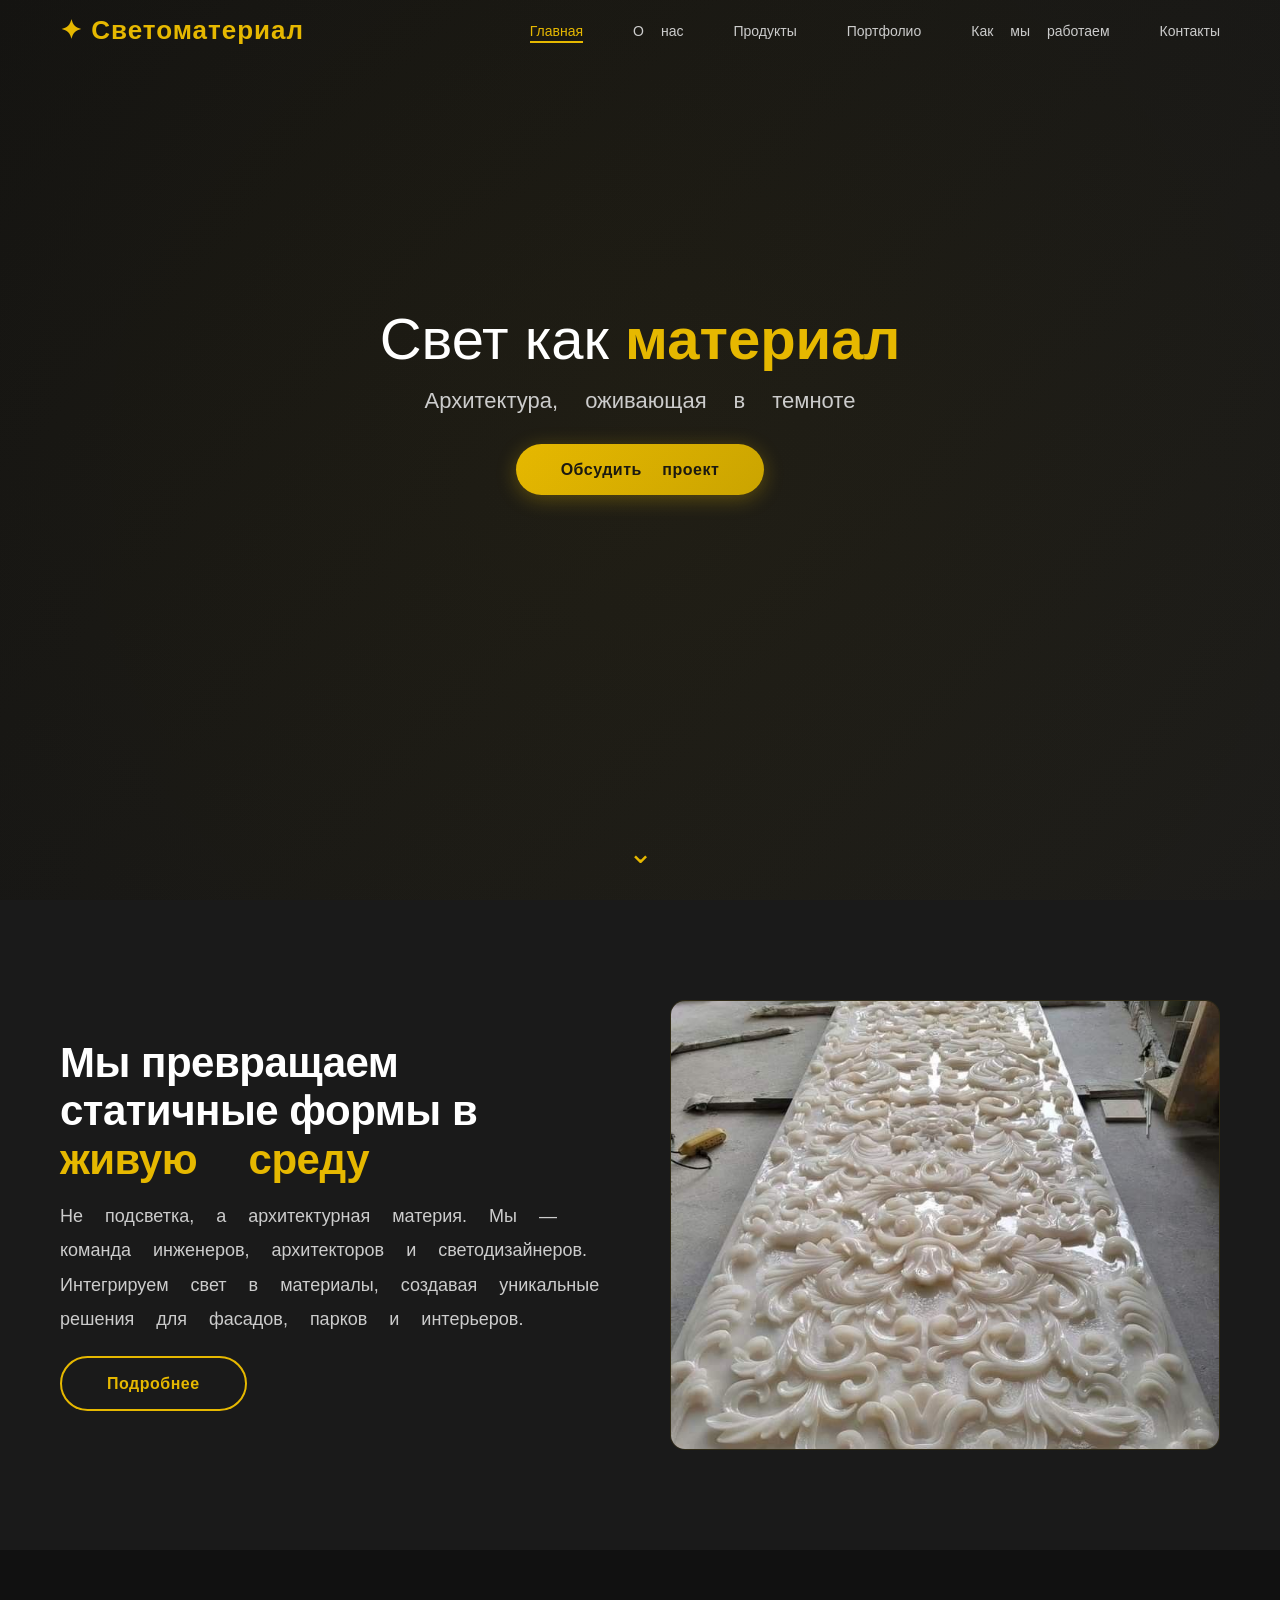
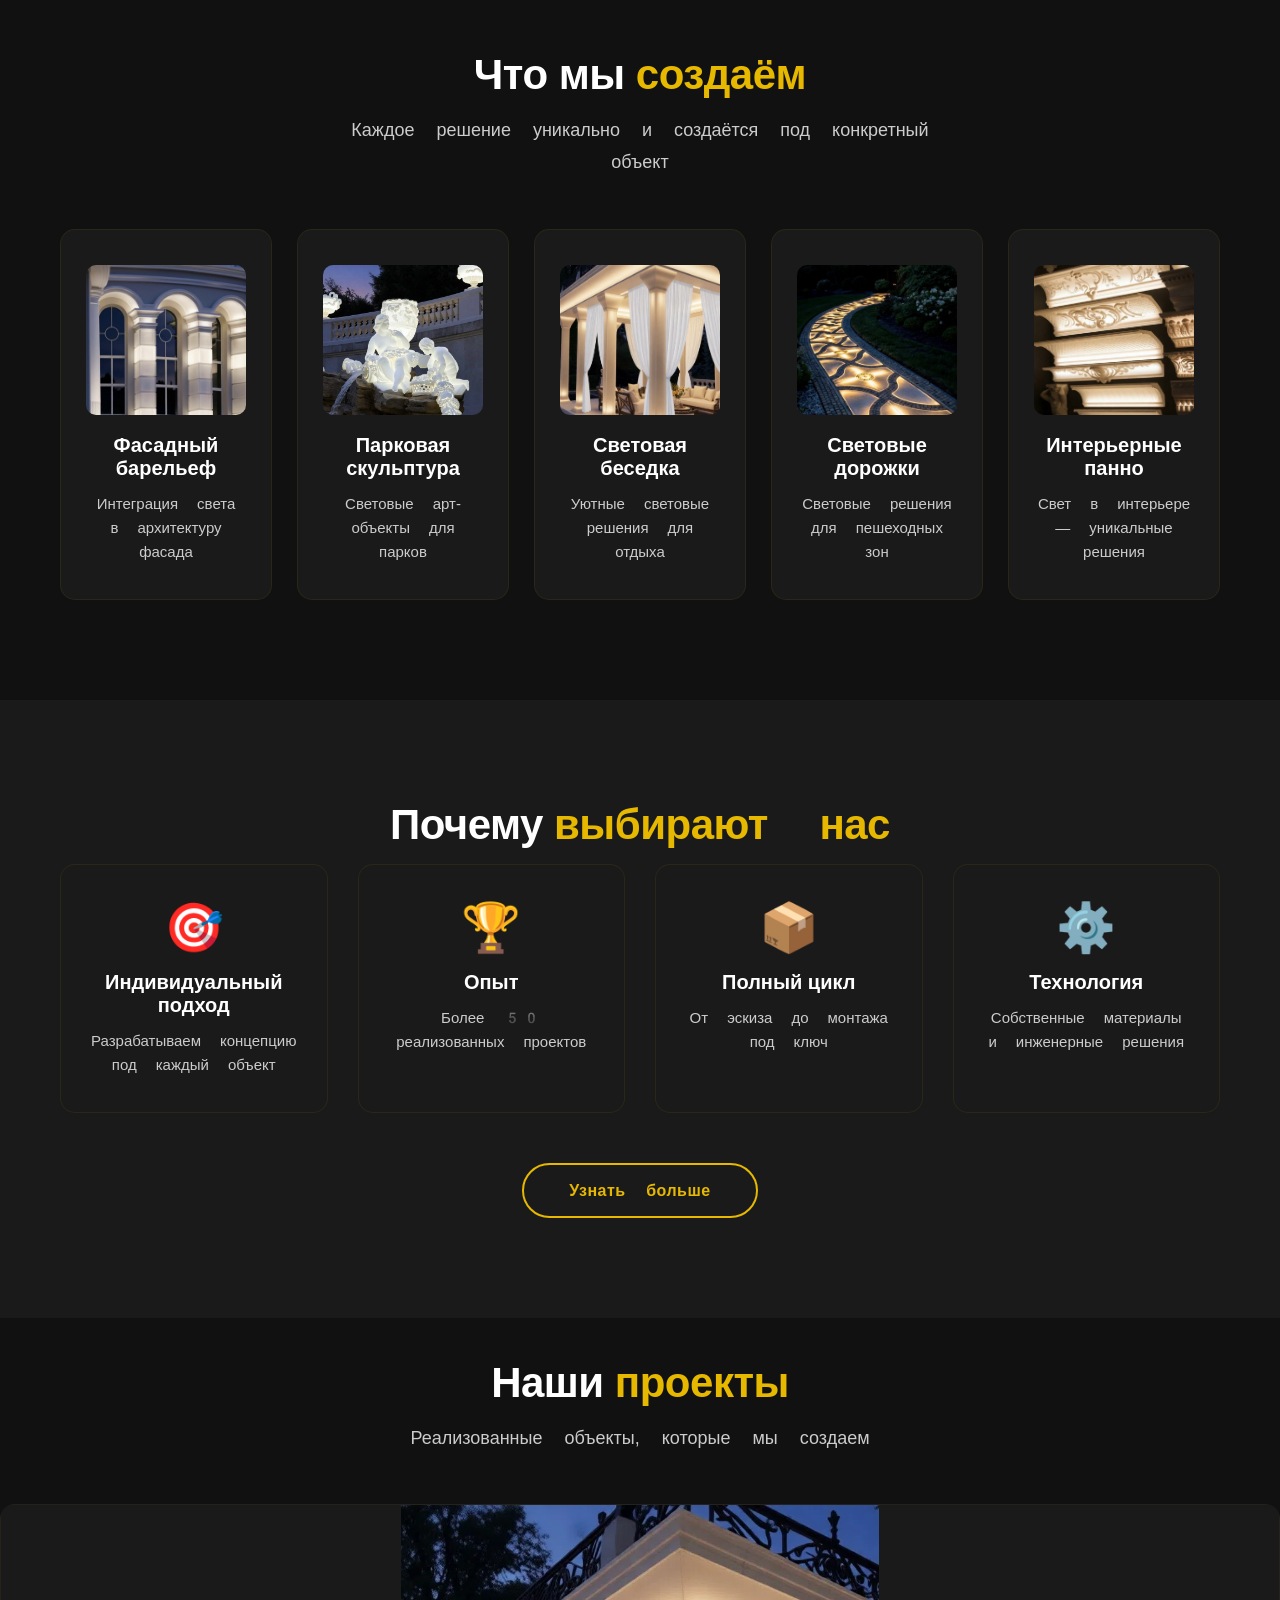
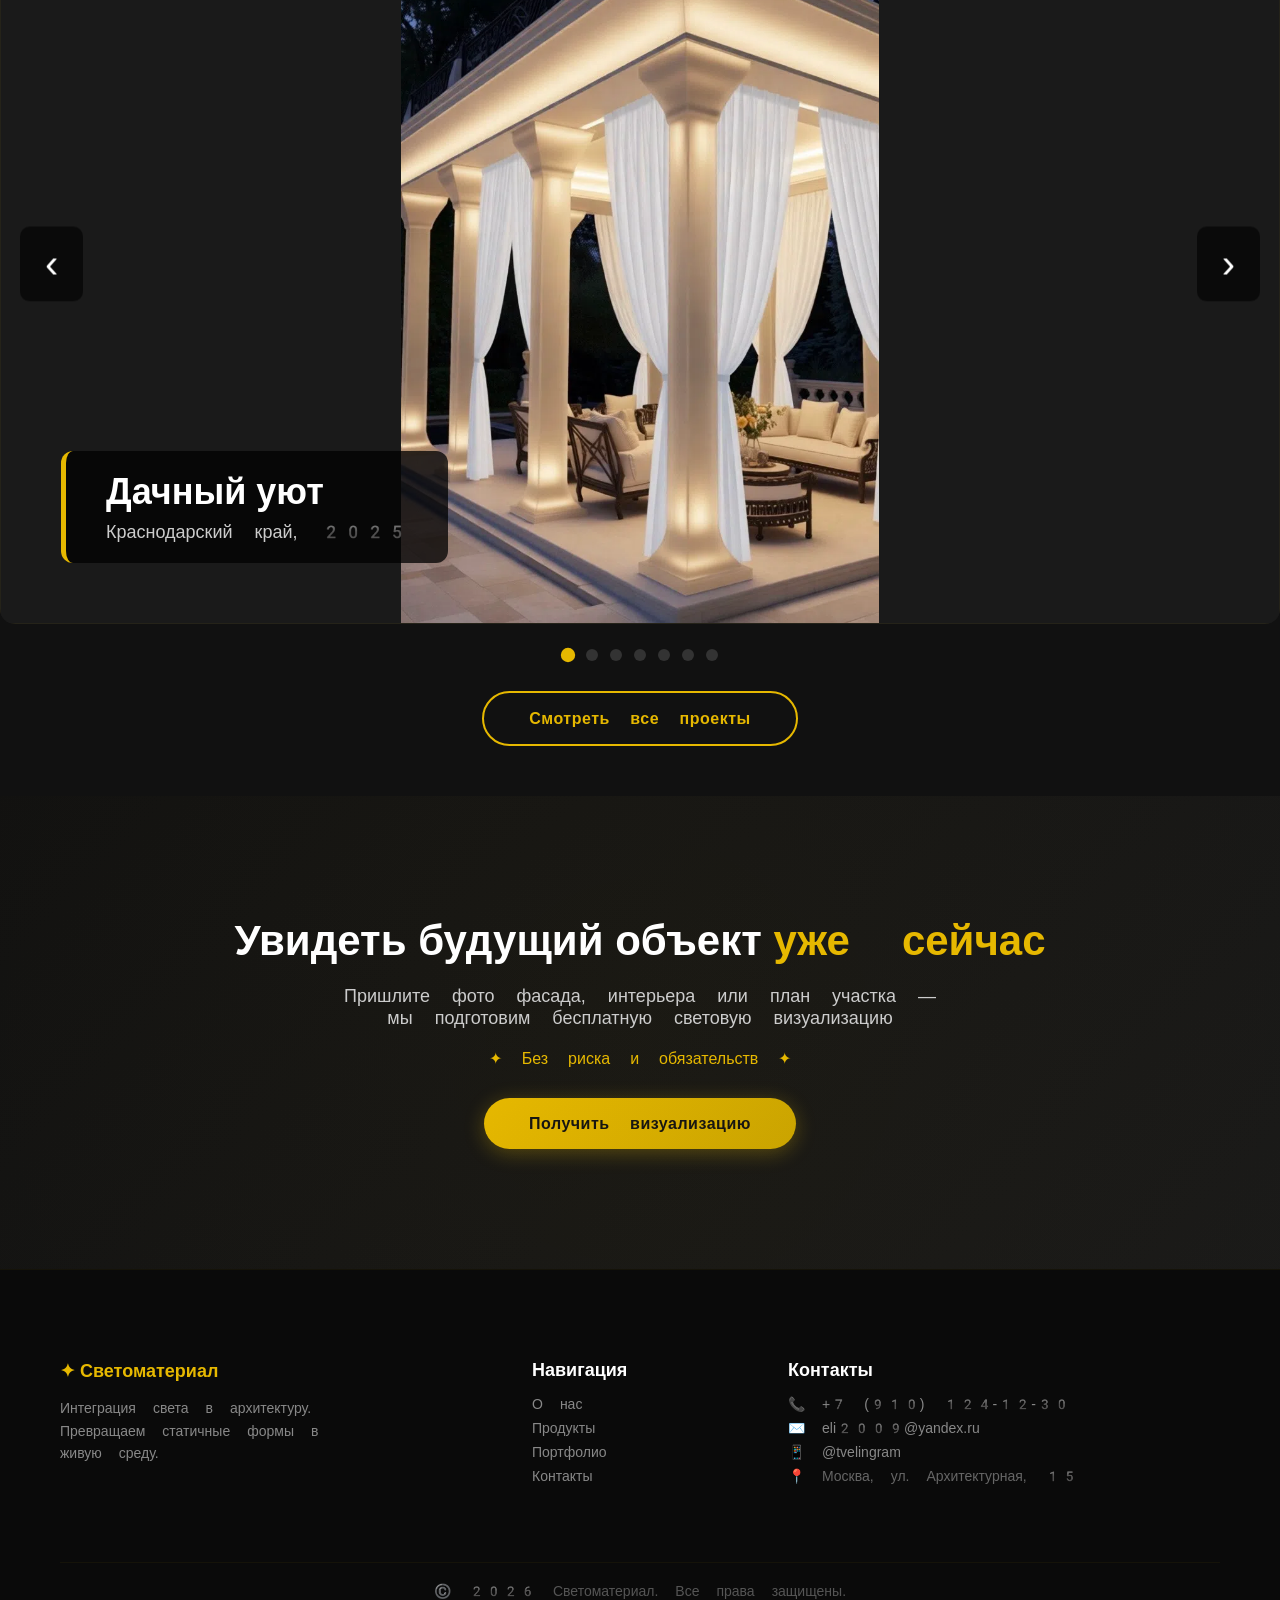
<file: index.html>
<!DOCTYPE html>
<html lang="ru">
<head>
    <meta charset="UTF-8">
    <meta name="viewport" content="width=device-width, initial-scale=1.0">
    <title>Светоматериал | Архитектурный свет</title>
    <link rel="stylesheet" href="css/style.css">
    <style>
        /* Hero с градиентом и анимацией */
        .hero {
            min-height: 100vh;
            display: flex;
            align-items: center;
            justify-content: center;
            text-align: center;
            background: linear-gradient(135deg, #111111 0%, #1a1a1a 100%);
            position: relative;
            overflow: hidden;
            padding-top: 80px;
        }
        .hero::before {
            content: '';
            position: absolute;
            top: -50%;
            left: -50%;
            width: 200%;
            height: 200%;
            background: radial-gradient(circle at center, rgba(230,184,0,0.05), transparent 70%);
            animation: rotateBackground 40s linear infinite;
        }
        @keyframes rotateBackground {
            0% { transform: rotate(0deg); }
            100% { transform: rotate(360deg); }
        }
        .hero h1 {
            font-family: 'Montserrat', sans-serif;
            font-size: 58px;
            font-weight: 300;
            color: #FFFFFF;
            margin-bottom: 15px;
            position: relative;
            animation: slideDown 1s ease-out;
        }
        .hero h1 span {
            color: #E6B800;
            font-weight: 700;
        }
        @keyframes slideDown {
            from {
                opacity: 0;
                transform: translateY(-30px);
            }
            to {
                opacity: 1;
                transform: translateY(0);
            }
        }
        .hero p {
            font-size: 22px;
            color: #CCCCCC;
            margin-bottom: 30px;
            position: relative;
            animation: fadeIn 1.2s ease-out;
        }
        .hero .btn-gold {
            animation: fadeIn 1.5s ease-out;
        }
        @keyframes fadeIn {
            from { opacity: 0; }
            to { opacity: 1; }
        }

        /* Стрелка вниз */
        .scroll-down {
            position: absolute;
            bottom: 30px;
            left: 50%;
            transform: translateX(-50%);
            color: #E6B800;
            font-size: 30px;
            animation: bounce 2s infinite;
            cursor: pointer;
        }
        @keyframes bounce {
            0%, 100% { transform: translateX(-50%) translateY(0); }
            50% { transform: translateX(-50%) translateY(-10px); }
        }

        /* Карусель */
        .carousel-container {
            position: relative;
            overflow: hidden;
            border-radius: 15px;
        }
        .carousel-track {
            display: flex;
            transition: transform 0.6s cubic-bezier(0.25, 0.46, 0.45, 0.94);
        }
        .carousel-slide {
            min-width: 100%;
            height: 400px;
            display: flex;
            align-items: center;
            justify-content: center;
            background: #1a1a1a;
            border: 1px solid rgba(230,184,0,0.05);
            font-size: 20px;
            color: #666;
            flex-direction: column;
            gap: 10px;
        }
        .carousel-slide .icon {
            font-size: 60px;
        }
        .carousel-btn {
            position: absolute;
            top: 50%;
            transform: translateY(-50%);
            background: rgba(0,0,0,0.5);
            color: white;
            border: none;
            padding: 15px 20px;
            cursor: pointer;
            font-size: 24px;
            transition: 0.3s;
            border-radius: 10px;
            backdrop-filter: blur(5px);
        }
        .carousel-btn:hover {
            background: rgba(230,184,0,0.8);
        }
        .carousel-btn.prev {
            left: 20px;
        }
        .carousel-btn.next {
            right: 20px;
        }
        .carousel-dots {
            display: flex;
            justify-content: center;
            gap: 12px;
            margin-top: 25px;
        }
        .carousel-dots button {
            width: 12px;
            height: 12px;
            border-radius: 50%;
            border: none;
            background: #333;
            cursor: pointer;
            transition: 0.3s;
        }
        .carousel-dots button.active {
            background: #E6B800;
            transform: scale(1.2);
        }

        @media (max-width: 768px) {
            .hero h1 {
                font-size: 32px;
            }
            .hero p {
                font-size: 18px;
            }
            .carousel-slide {
                height: 250px;
            }
        }
    </style>
</head>
<body>

    <!-- HEADER -->
    <header id="header">
        <div class="container">
            <a href="index.html" class="logo">✦ Светоматериал</a>
            <nav>
                <a href="index.html" class="active">Главная</a>
                <a href="about.html">О нас</a>
                <a href="products/facade.html">Продукты</a>
                <a href="portfolio.html">Портфолио</a>
                <a href="process.html">Как мы работаем</a>
                <a href="contacts.html">Контакты</a>
            </nav>
        </div>
    </header>

    <!-- HERO -->
    <section class="hero" style="padding-top:0;">
        <div class="container">
            <h1>Свет как <span>материал</span></h1>
            <p>Архитектура, оживающая в темноте</p>
            <a href="contacts.html" class="btn-gold">Обсудить проект</a>
        </div>
        <div class="scroll-down">⌄</div>
    </section>

    <!-- ABOUT SHORT -->
    <section class="bg-dark-light">
        <div class="container">
            <div class="grid-2">
                <div>
                    <h2 class="section-title" style="text-align:left;">Мы превращаем статичные формы в <span>живую среду</span></h2>
                    <p style="margin-bottom:20px; font-size:18px; line-height:1.9;">Не подсветка, а архитектурная материя. Мы — команда инженеров, архитекторов и светодизайнеров. Интегрируем свет в материалы, создавая уникальные решения для фасадов, парков и интерьеров.</p>
                    <a href="about.html" class="btn-outline">Подробнее</a>
                </div>
<!-- === БЛОК "ФОТО О КОМПАНИИ" === -->
<!-- ===== ФОТО КОМАНДЫ (УВЕЛИЧЕННОЕ С АНИМАЦИЕЙ) ===== -->
<div style="height:450px; border-radius:15px; overflow:hidden; border:1px solid rgba(230,184,0,0.1); background:#1a1a1a; display:flex; align-items:center; justify-content:center; transition:0.4s ease; cursor:pointer;">
    <img src="images/onas.jpeg" alt="Команда Светоматериал" style="width:100%; height:100%; object-fit:cover; transition:0.5s ease;">
</div>

<!-- Стили для анимации (добавь в конец файла style.css) -->
<style>
    .about-image-wrapper {
        transition: 0.4s ease;
    }
    .about-image-wrapper:hover {
        border-color: #E6B800 !important;
        transform: scale(1.02);
        box-shadow: 0 12px 40px rgba(230,184,0,0.3);
    }
    .about-image-wrapper:hover img {
        transform: scale(1.08);
    }
</style>
            </div>
        </div>
    </section>

    <!-- PRODUCTS -->
<section>
    <div class="container">
        <h2 class="section-title">Что мы <span>создаём</span></h2>
        <p class="section-subtitle">Каждое решение уникально и создаётся под конкретный объект</p>
        <div class="grid-5">
            
            <!-- 1. Фасадный барельеф -->
            <div class="card">
                <img src="images/fasad.jpg" alt="Фасадный барельеф" style="width:100%; height:150px; object-fit:cover; border-radius:10px; margin-bottom:15px;">
                <h3>Фасадный барельеф</h3>
                <p>Интеграция света в архитектуру фасада</p>
               
            </div>

            <!-- 2. Парковая скульптура -->
            <div class="card">
                <img src="images/park.jpeg" alt="Парковая скульптура" style="width:100%; height:150px; object-fit:cover; border-radius:10px; margin-bottom:15px;">
                <h3>Парковая скульптура</h3>
                <p>Световые арт-объекты для парков</p>
              
            </div>

            <!-- 3. Световая беседка -->
            <div class="card">
                <img src="images/besedka.PNG" alt="Световая беседка" style="width:100%; height:150px; object-fit:cover; border-radius:10px; margin-bottom:15px;">
                <h3>Световая беседка</h3>
                <p>Уютные световые решения для отдыха</p>
                
            </div>

            <!-- 4. Световые дорожки -->
            <div class="card">
                <img src="images/dorozhka.jpg" alt="Световые дорожки" style="width:100%; height:150px; object-fit:cover; border-radius:10px; margin-bottom:15px;">
                <h3>Световые дорожки</h3>
                <p>Световые решения для пешеходных зон</p>
                
            </div>

            <!-- 5. Интерьерные панно -->
            <div class="card">
                <img src="images/panno.jpeg" alt="Интерьерные панно" style="width:100%; height:150px; object-fit:cover; border-radius:10px; margin-bottom:15px;">
                <h3>Интерьерные панно</h3>
                <p>Свет в интерьере — уникальные решения</p>
                
            </div>

        </div>
    </div>
</section>

    <!-- ADVANTAGES -->
    <section class="bg-dark-light">
        <div class="container">
            <h2 class="section-title">Почему <span>выбирают нас</span></h2>
            <div class="grid-4">
                <div class="card">
                    <div class="icon">🎯</div>
                    <h3>Индивидуальный подход</h3>
                    <p>Разрабатываем концепцию под каждый объект</p>
                </div>
                <div class="card">
                    <div class="icon">🏆</div>
                    <h3>Опыт</h3>
                    <p>Более 50 реализованных проектов</p>
                </div>
                <div class="card">
                    <div class="icon">📦</div>
                    <h3>Полный цикл</h3>
                    <p>От эскиза до монтажа под ключ</p>
                </div>
                <div class="card">
                    <div class="icon">⚙️</div>
                    <h3>Технология</h3>
                    <p>Собственные материалы и инженерные решения</p>
                </div>
            </div>
            <div style="text-align:center; margin-top:50px;">
                <a href="about.html" class="btn-outline">Узнать больше</a>
            </div>
        </div>
    </section>

<!-- ПОРТФОЛИО КАРУСЕЛЬ (БЕЗ СЖАТИЯ) -->
<section style="padding:0; background:#111111;">
    <div class="container" style="max-width:100%; padding:0;">
        <h2 class="section-title" style="padding-top:40px;">Наши <span>проекты</span></h2>
        <p class="section-subtitle">Реализованные объекты, которые мы создаем</p>
        
        <div class="carousel-container" style="position:relative; width:100%; overflow:hidden; margin-top:20px;">
            <div class="carousel-track" id="carouselTrack" style="display:flex; transition:transform 0.6s ease;">

                <!-- Дачный уют -->
                <div class="carousel-slide" style="min-width:100%; position:relative; height:80vh; background:#1a1a1a; display:flex; align-items:center; justify-content:center;">
                    <img src="images/besedka.PNG" alt="Дачный уют" style="width:100%; height:100%; object-fit:contain; background:#1a1a1a;">
                    <div style="position:absolute; bottom:60px; left:60px; background:rgba(0,0,0,0.75); padding:20px 40px; border-radius:12px; color:white; border-left:5px solid #E6B800; z-index:10;">
                        <h3 style="font-size:36px; margin-bottom:8px; font-family:'Montserrat',sans-serif; font-weight:600; color:#fff;">Дачный уют</h3>
                        <p style="font-size:18px; color:#CCCCCC; margin:0;">Краснодарский край, 2025</p>
                    </div>
                </div>

                <!-- Скульптурное освещение -->
                <div class="carousel-slide" style="min-width:100%; position:relative; height:80vh; background:#1a1a1a; display:flex; align-items:center; justify-content:center;">
                    <img src="images/sculp.jpg" alt="Скульптурное освещение" style="width:100%; height:100%; object-fit:contain; background:#1a1a1a;">
                    <div style="position:absolute; bottom:60px; left:60px; background:rgba(0,0,0,0.75); padding:20px 40px; border-radius:12px; color:white; border-left:5px solid #E6B800; z-index:10;">
                        <h3 style="font-size:36px; margin-bottom:8px; font-family:'Montserrat',sans-serif; font-weight:600; color:#fff;">Скульптурное освещение</h3>
                        <p style="font-size:18px; color:#CCCCCC; margin:0;">Казань, 2025</p>
                    </div>
                </div>

                <!-- Терраса с огнями -->
                <div class="carousel-slide" style="min-width:100%; position:relative; height:80vh; background:#1a1a1a; display:flex; align-items:center; justify-content:center;">
                    <img src="images/terrasa.PNG" alt="Терраса с огнями" style="width:100%; height:100%; object-fit:contain; background:#1a1a1a;">
                    <div style="position:absolute; bottom:60px; left:60px; background:rgba(0,0,0,0.75); padding:20px 40px; border-radius:12px; color:white; border-left:5px solid #E6B800; z-index:10;">
                        <h3 style="font-size:36px; margin-bottom:8px; font-family:'Montserrat',sans-serif; font-weight:600; color:#fff;">Терраса с огнями</h3>
                        <p style="font-size:18px; color:#CCCCCC; margin:0;">Ленинградская область, 2025</p>
                    </div>
                </div>

                <!-- Свет в прихожей -->
                <div class="carousel-slide" style="min-width:100%; position:relative; height:80vh; background:#1a1a1a; display:flex; align-items:center; justify-content:center;">
                    <img src="images/krylco.jpg" alt="Свет в прихожей" style="width:100%; height:100%; object-fit:contain; background:#1a1a1a;">
                    <div style="position:absolute; bottom:60px; left:60px; background:rgba(0,0,0,0.75); padding:20px 40px; border-radius:12px; color:white; border-left:5px solid #E6B800; z-index:10;">
                        <h3 style="font-size:36px; margin-bottom:8px; font-family:'Montserrat',sans-serif; font-weight:600; color:#fff;">Свет в прихожей</h3>
                        <p style="font-size:18px; color:#CCCCCC; margin:0;">Новгородская область, 2026</p>
                    </div>
                </div>

                <!-- Дорожка к дому -->
                <div class="carousel-slide" style="min-width:100%; position:relative; height:80vh; background:#1a1a1a; display:flex; align-items:center; justify-content:center;">
                    <img src="images/sochi.jpg" alt="Дорожка к дому" style="width:100%; height:100%; object-fit:contain; background:#1a1a1a;">
                    <div style="position:absolute; bottom:60px; left:60px; background:rgba(0,0,0,0.75); padding:20px 40px; border-radius:12px; color:white; border-left:5px solid #E6B800; z-index:10;">
                        <h3 style="font-size:36px; margin-bottom:8px; font-family:'Montserrat',sans-serif; font-weight:600; color:#fff;">Дорожка к дому</h3>
                        <p style="font-size:18px; color:#CCCCCC; margin:0;">Сочи, 2025</p>
                    </div>
                </div>

                <!-- Фасадный свет -->
                <div class="carousel-slide" style="min-width:100%; position:relative; height:80vh; background:#1a1a1a; display:flex; align-items:center; justify-content:center;">
                    <img src="images/ph1.jpg" alt="Фасадный свет" style="width:100%; height:100%; object-fit:contain; background:#1a1a1a;">
                    <div style="position:absolute; bottom:60px; left:60px; background:rgba(0,0,0,0.75); padding:20px 40px; border-radius:12px; color:white; border-left:5px solid #E6B800; z-index:10;">
                        <h3 style="font-size:36px; margin-bottom:8px; font-family:'Montserrat',sans-serif; font-weight:600; color:#fff;">Фасадный свет</h3>
                        <p style="font-size:18px; color:#CCCCCC; margin:0;">Московская область, 2025</p>
                    </div>
                </div>

                <!-- Декор сада -->
                <div class="carousel-slide" style="min-width:100%; position:relative; height:80vh; background:#1a1a1a; display:flex; align-items:center; justify-content:center;">
                    <img src="images/ph3.jpg" alt="Декор сада" style="width:100%; height:100%; object-fit:contain; background:#1a1a1a;">
                    <div style="position:absolute; bottom:60px; left:60px; background:rgba(0,0,0,0.75); padding:20px 40px; border-radius:12px; color:white; border-left:5px solid #E6B800; z-index:10;">
                        <h3 style="font-size:36px; margin-bottom:8px; font-family:'Montserrat',sans-serif; font-weight:600; color:#fff;">Декор сада</h3>
                        <p style="font-size:18px; color:#CCCCCC; margin:0;">Тверская область, 2025</p>
                    </div>
                </div>

            </div>

            <!-- Кнопки -->
            <button class="carousel-btn prev" onclick="moveSlide(-1)" style="position:absolute; top:50%; left:20px; transform:translateY(-50%); background:rgba(0,0,0,0.6); color:white; border:none; font-size:40px; padding:15px 25px; cursor:pointer; border-radius:10px; z-index:20; transition:0.3s;">‹</button>
            <button class="carousel-btn next" onclick="moveSlide(1)" style="position:absolute; top:50%; right:20px; transform:translateY(-50%); background:rgba(0,0,0,0.6); color:white; border:none; font-size:40px; padding:15px 25px; cursor:pointer; border-radius:10px; z-index:20; transition:0.3s;">›</button>
        </div>

        <div class="carousel-dots" id="carouselDots" style="display:flex; justify-content:center; gap:12px; margin-top:25px;"></div>
        
        <div style="text-align:center; padding:30px 0 50px;">
            <a href="portfolio.html" class="btn-outline">Смотреть все проекты</a>
        </div>
    </div>
</section>

    <!-- CTA -->
    <section class="cta">
        <div class="container">
            <h2>Увидеть будущий объект <span>уже сейчас</span></h2>
            <p>Пришлите фото фасада, интерьера или план участка — мы подготовим бесплатную световую визуализацию</p>
            <span class="note">✦ Без риска и обязательств ✦</span>
            <a href="visualization.html" class="btn-gold">Получить визуализацию</a>
        </div>
    </section>
<!-- ФУТЕР (горизонтальный, без соцсетей) -->
<footer>
    <div class="container">
        <div class="footer-grid">
            <div>
                <h4 style="color:#E6B800;">✦ Светоматериал</h4>
                <p>Интеграция света в архитектуру.<br>Превращаем статичные формы в живую среду.</p>
            </div>
            <div>
                <h4>Навигация</h4>
                <a href="about.html">О нас</a>
                <a href="products/facade.html">Продукты</a>
                <a href="portfolio.html">Портфолио</a>
                <a href="contacts.html">Контакты</a>
            </div>
            <div>
                <h4>Контакты</h4>
                <a href="tel:+79101241230">📞 +7 (910) 124-12-30</a>
                <a href="mailto:eli2009@yandex.ru">✉️ eli2009@yandex.ru</a>
                <a href="https://t.me/tvelingram" target="_blank">📱 @tvelingram</a>
                <span class="address">📍 Москва, ул. Архитектурная, 15</span>
            </div>
        </div>
        <div class="footer-bottom">© 2026 Светоматериал. Все права защищены.</div>
    </div>
</footer>

    <script>
        // === HEADER SCROLL EFFECT ===
        window.addEventListener('scroll', function() {
            const header = document.getElementById('header');
            if (window.scrollY > 50) {
                header.classList.add('scrolled');
            } else {
                header.classList.remove('scrolled');
            }
        });

        // === CAROUSEL ===
        let currentSlide = 0;
        const track = document.getElementById('carouselTrack');
        const slides = track.children;
        const totalSlides = slides.length;
        const dotsContainer = document.getElementById('carouselDots');

        // Создаём точки
        for (let i = 0; i < totalSlides; i++) {
            const dot = document.createElement('button');
            if (i === 0) dot.classList.add('active');
            dot.addEventListener('click', () => goToSlide(i));
            dotsContainer.appendChild(dot);
        }

        function updateCarousel() {
            const width = slides[0].clientWidth;
            track.style.transform = `translateX(-${currentSlide * width}px)`;

            // Обновляем точки
            const dots = dotsContainer.querySelectorAll('button');
            dots.forEach((dot, i) => {
                dot.classList.toggle('active', i === currentSlide);
            });
        }

        function goToSlide(index) {
            if (index < 0) index = totalSlides - 1;
            if (index >= totalSlides) index = 0;
            currentSlide = index;
            updateCarousel();
        }

        function moveSlide(direction) {
            goToSlide(currentSlide + direction);
        }

        // Автопрокрутка
        let autoSlide = setInterval(() => moveSlide(1), 4000);

        // Останавливаем автопрокрутку при наведении
        const carouselContainer = document.querySelector('.carousel-container');
        carouselContainer.addEventListener('mouseenter', () => clearInterval(autoSlide));
        carouselContainer.addEventListener('mouseleave', () => {
            autoSlide = setInterval(() => moveSlide(1), 4000);
        });

        // Пересчёт при ресайзе
        window.addEventListener('resize', updateCarousel);

        // === АНИМАЦИЯ ПОЯВЛЕНИЯ ПРИ СКРОЛЛЕ ===
        const sections = document.querySelectorAll('section');
        const observer = new IntersectionObserver((entries) => {
            entries.forEach(entry => {
                if (entry.isIntersecting) {
                    entry.target.style.opacity = '1';
                    entry.target.style.transform = 'translateY(0)';
                }
            });
        }, {
            threshold: 0.1
        });

        sections.forEach(section => {
            section.style.opacity = '0';
            section.style.transform = 'translateY(40px)';
            observer.observe(section);
        });
    </script>

</body>
</html>
</file>
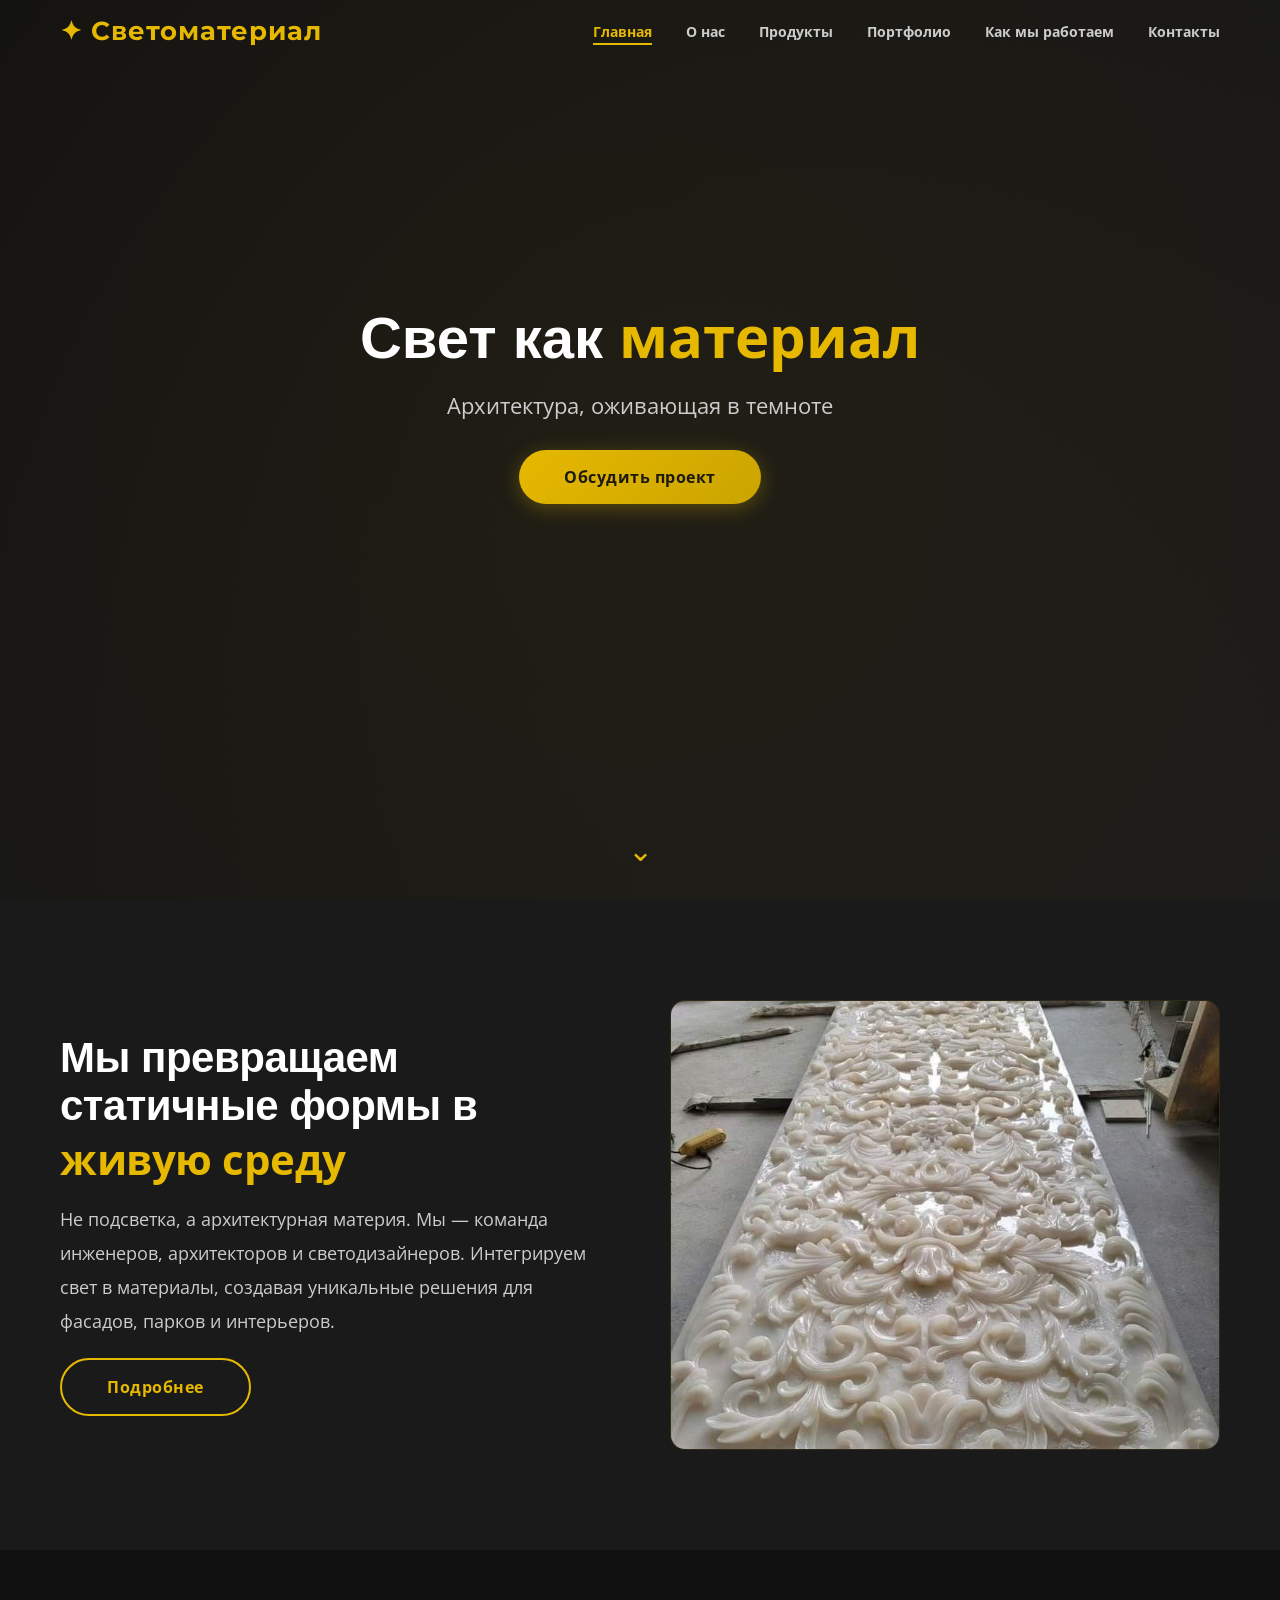
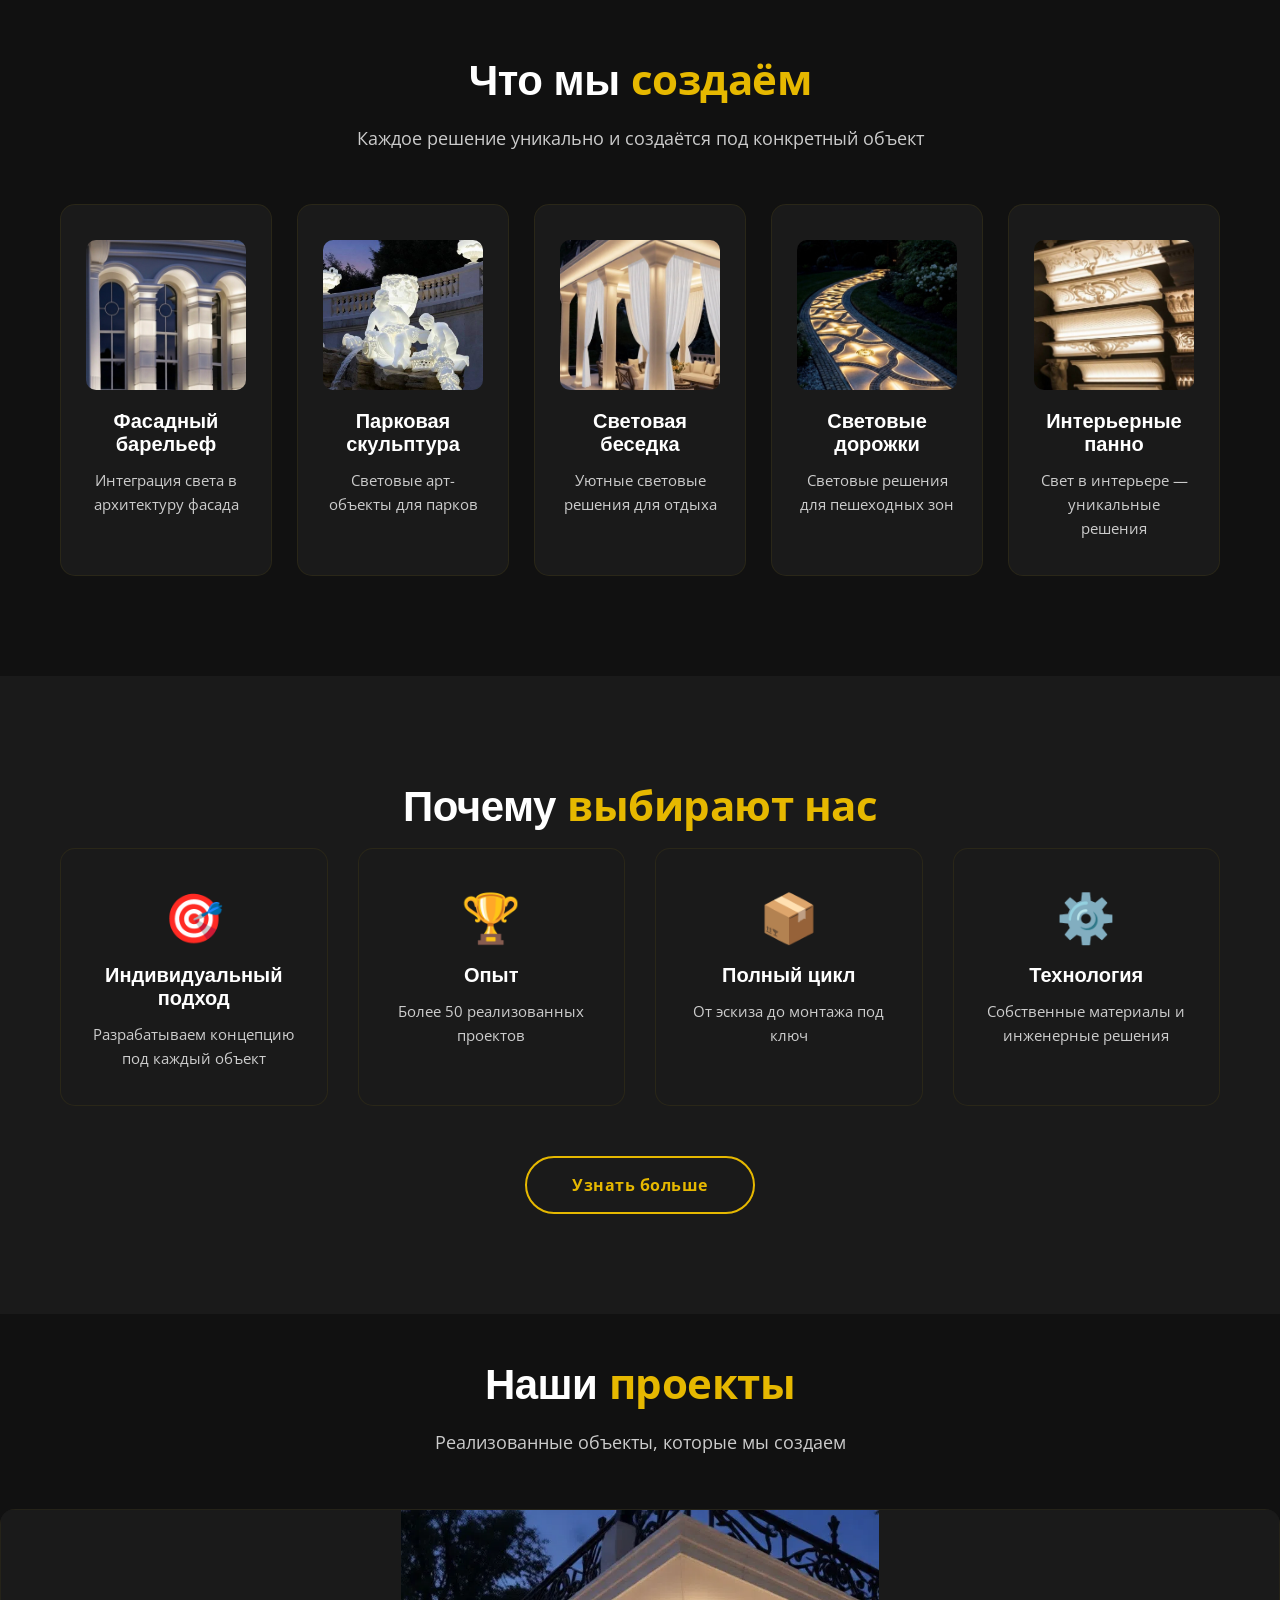
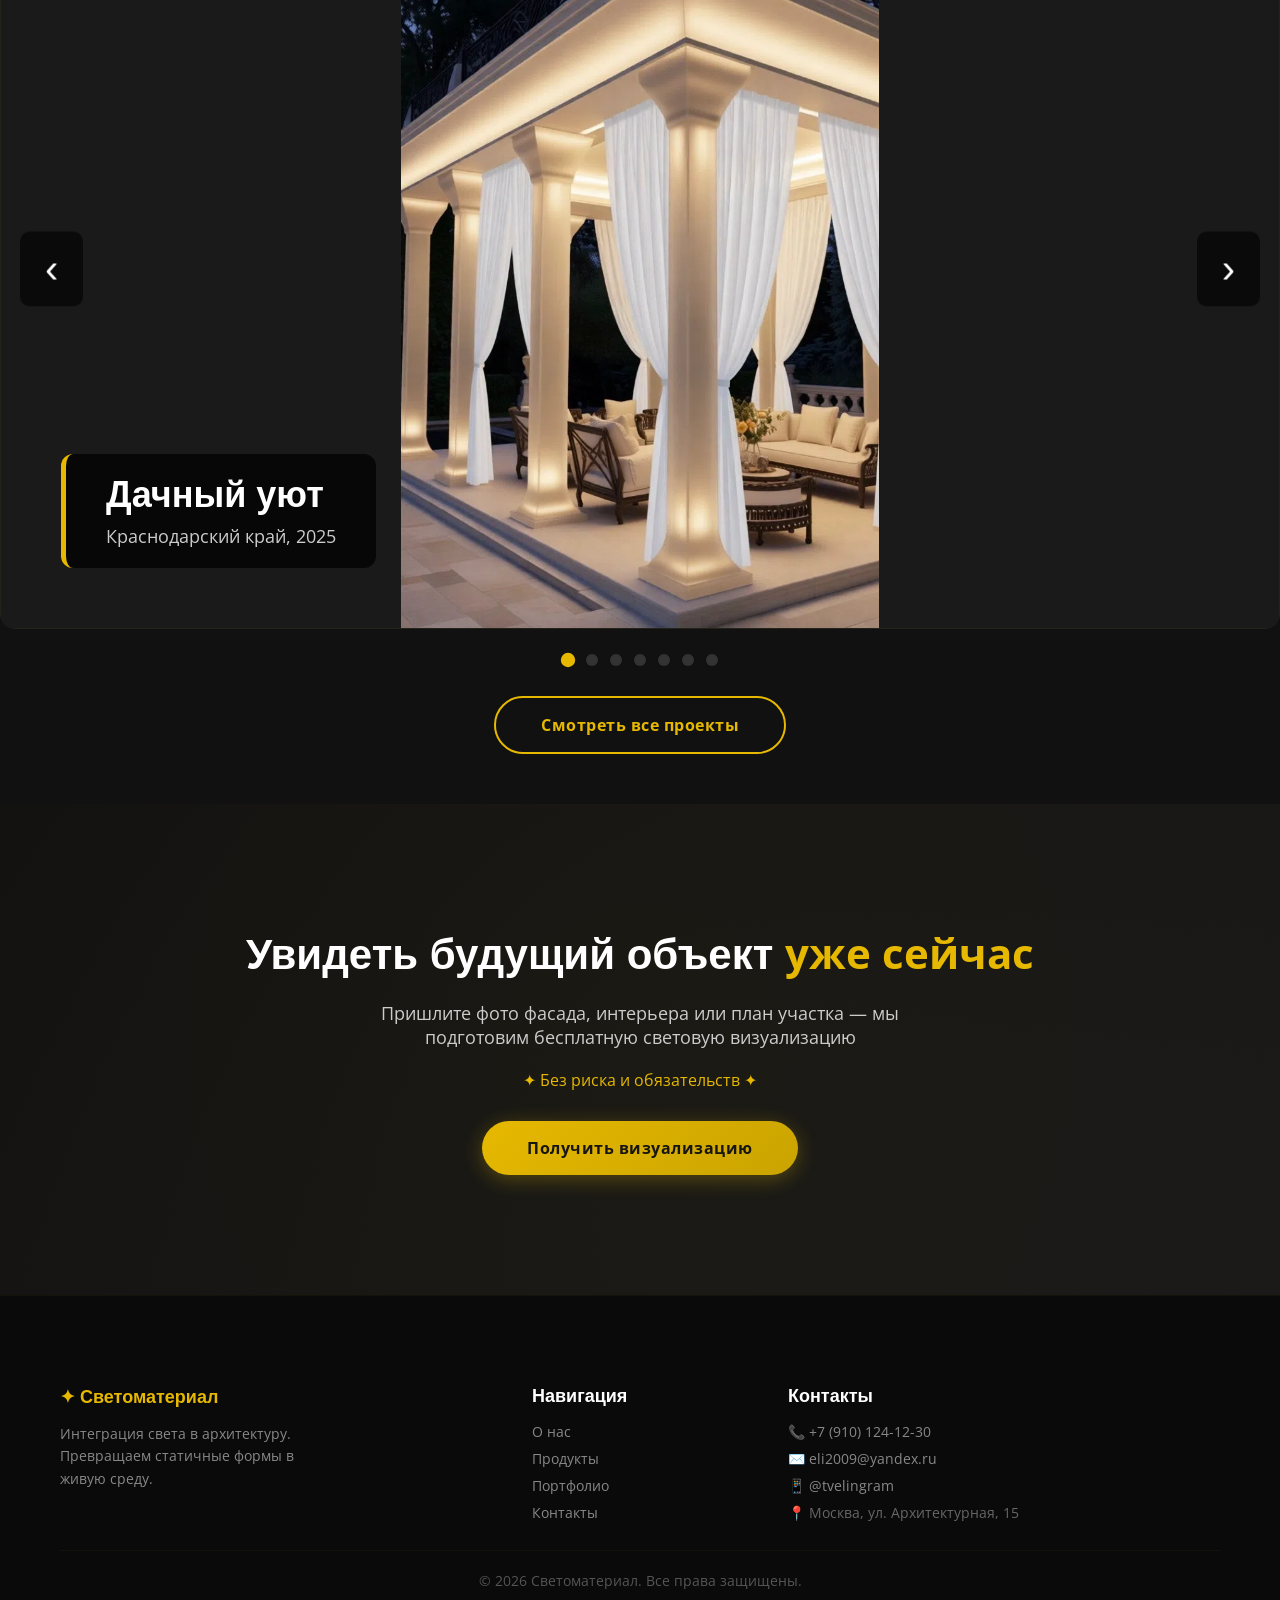
<file: site/index.html>
<!DOCTYPE html>
<html lang="ru">
<head>
    <meta charset="UTF-8">
    <meta name="viewport" content="width=device-width, initial-scale=1.0">
    <title>Светоматериал | Архитектурный свет</title>
    <link rel="stylesheet" href="css/style.css?v=2">
    <style>
        /* Hero с градиентом и анимацией */
        .hero {
            min-height: 100vh;
            display: flex;
            align-items: center;
            justify-content: center;
            text-align: center;
            background: linear-gradient(135deg, #111111 0%, #1a1a1a 100%);
            position: relative;
            overflow: hidden;
            padding-top: 80px;
        }
        .hero::before {
            content: '';
            position: absolute;
            top: -50%;
            left: -50%;
            width: 200%;
            height: 200%;
            background: radial-gradient(circle at center, rgba(230,184,0,0.05), transparent 70%);
            animation: rotateBackground 40s linear infinite;
        }
        @keyframes rotateBackground {
            0% { transform: rotate(0deg); }
            100% { transform: rotate(360deg); }
        }
        .hero h1 {
            font-family: 'Montserrat', sans-serif;
            font-size: 58px;
            font-weight: 300;
            color: #FFFFFF;
            margin-bottom: 15px;
            position: relative;
            animation: slideDown 1s ease-out;
        }
        .hero h1 span {
            color: #E6B800;
            font-weight: 700;
        }
        @keyframes slideDown {
            from {
                opacity: 0;
                transform: translateY(-30px);
            }
            to {
                opacity: 1;
                transform: translateY(0);
            }
        }
        .hero p {
            font-size: 22px;
            color: #CCCCCC;
            margin-bottom: 30px;
            position: relative;
            animation: fadeIn 1.2s ease-out;
        }
        .hero .btn-gold {
            animation: fadeIn 1.5s ease-out;
        }
        @keyframes fadeIn {
            from { opacity: 0; }
            to { opacity: 1; }
        }

        /* Стрелка вниз */
        .scroll-down {
            position: absolute;
            bottom: 30px;
            left: 50%;
            transform: translateX(-50%);
            color: #E6B800;
            font-size: 30px;
            animation: bounce 2s infinite;
            cursor: pointer;
        }
        @keyframes bounce {
            0%, 100% { transform: translateX(-50%) translateY(0); }
            50% { transform: translateX(-50%) translateY(-10px); }
        }

        /* Карусель */
        .carousel-container {
            position: relative;
            overflow: hidden;
            border-radius: 15px;
        }
        .carousel-track {
            display: flex;
            transition: transform 0.6s cubic-bezier(0.25, 0.46, 0.45, 0.94);
        }
        .carousel-slide {
            min-width: 100%;
            height: 400px;
            display: flex;
            align-items: center;
            justify-content: center;
            background: #1a1a1a;
            border: 1px solid rgba(230,184,0,0.05);
            font-size: 20px;
            color: #666;
            flex-direction: column;
            gap: 10px;
        }
        .carousel-slide .icon {
            font-size: 60px;
        }
        .carousel-btn {
            position: absolute;
            top: 50%;
            transform: translateY(-50%);
            background: rgba(0,0,0,0.5);
            color: white;
            border: none;
            padding: 15px 20px;
            cursor: pointer;
            font-size: 24px;
            transition: 0.3s;
            border-radius: 10px;
            backdrop-filter: blur(5px);
        }
        .carousel-btn:hover {
            background: rgba(230,184,0,0.8);
        }
        .carousel-btn.prev {
            left: 20px;
        }
        .carousel-btn.next {
            right: 20px;
        }
        .carousel-dots {
            display: flex;
            justify-content: center;
            gap: 12px;
            margin-top: 25px;
        }
        .carousel-dots button {
            width: 12px;
            height: 12px;
            border-radius: 50%;
            border: none;
            background: #333;
            cursor: pointer;
            transition: 0.3s;
        }
        .carousel-dots button.active {
            background: #E6B800;
            transform: scale(1.2);
        }

        @media (max-width: 768px) {
            .hero h1 {
                font-size: 32px;
            }
            .hero p {
                font-size: 18px;
            }
            .carousel-slide {
                height: 250px;
            }
        }
    </style>
</head>
<body>

    <!-- HEADER -->
    <header id="header">
        <div class="container">
            <a href="index.html" class="logo">✦ Светоматериал</a>
            <nav>
                <a href="index.html" class="active">Главная</a>
                <a href="about.html">О нас</a>
                <a href="products/facade.html">Продукты</a>
                <a href="portfolio.html">Портфолио</a>
                <a href="process.html">Как мы работаем</a>
                <a href="contacts.html">Контакты</a>
            </nav>
        </div>
    </header>

    <!-- HERO -->
    <section class="hero" style="padding-top:0;">
        <div class="container">
            <h1>Свет как <span>материал</span></h1>
            <p>Архитектура, оживающая в темноте</p>
            <a href="contacts.html" class="btn-gold">Обсудить проект</a>
        </div>
        <div class="scroll-down">⌄</div>
    </section>

    <!-- ABOUT SHORT -->
    <section class="bg-dark-light">
        <div class="container">
            <div class="grid-2">
                <div>
                    <h2 class="section-title" style="text-align:left;">Мы превращаем статичные формы в <span>живую среду</span></h2>
                    <p style="margin-bottom:20px; font-size:18px; line-height:1.9;">Не подсветка, а архитектурная материя. Мы — команда инженеров, архитекторов и светодизайнеров. Интегрируем свет в материалы, создавая уникальные решения для фасадов, парков и интерьеров.</p>
                    <a href="about.html" class="btn-outline">Подробнее</a>
                </div>
<!-- === БЛОК "ФОТО О КОМПАНИИ" === -->
<!-- ===== ФОТО КОМАНДЫ (УВЕЛИЧЕННОЕ С АНИМАЦИЕЙ) ===== -->
<div style="height:450px; border-radius:15px; overflow:hidden; border:1px solid rgba(230,184,0,0.1); background:#1a1a1a; display:flex; align-items:center; justify-content:center; transition:0.4s ease; cursor:pointer;">
    <img src="images/onas.jpeg" alt="Команда Светоматериал" style="width:100%; height:100%; object-fit:cover; transition:0.5s ease;">
</div>

<!-- Стили для анимации (добавь в конец файла style.css) -->
<style>
    .about-image-wrapper {
        transition: 0.4s ease;
    }
    .about-image-wrapper:hover {
        border-color: #E6B800 !important;
        transform: scale(1.02);
        box-shadow: 0 12px 40px rgba(230,184,0,0.3);
    }
    .about-image-wrapper:hover img {
        transform: scale(1.08);
    }
</style>
            </div>
        </div>
    </section>

    <!-- PRODUCTS -->
<section>
    <div class="container">
        <h2 class="section-title">Что мы <span>создаём</span></h2>
        <p class="section-subtitle">Каждое решение уникально и создаётся под конкретный объект</p>
        <div class="grid-5">
            
            <!-- 1. Фасадный барельеф -->
            <div class="card">
                <img src="images/fasad.jpg" alt="Фасадный барельеф" style="width:100%; height:150px; object-fit:cover; border-radius:10px; margin-bottom:15px;">
                <h3>Фасадный барельеф</h3>
                <p>Интеграция света в архитектуру фасада</p>
               
            </div>

            <!-- 2. Парковая скульптура -->
            <div class="card">
                <img src="images/park.jpeg" alt="Парковая скульптура" style="width:100%; height:150px; object-fit:cover; border-radius:10px; margin-bottom:15px;">
                <h3>Парковая скульптура</h3>
                <p>Световые арт-объекты для парков</p>
              
            </div>

            <!-- 3. Световая беседка -->
            <div class="card">
                <img src="images/besedka.PNG" alt="Световая беседка" style="width:100%; height:150px; object-fit:cover; border-radius:10px; margin-bottom:15px;">
                <h3>Световая беседка</h3>
                <p>Уютные световые решения для отдыха</p>
                
            </div>

            <!-- 4. Световые дорожки -->
            <div class="card">
                <img src="images/dorozhka.jpg" alt="Световые дорожки" style="width:100%; height:150px; object-fit:cover; border-radius:10px; margin-bottom:15px;">
                <h3>Световые дорожки</h3>
                <p>Световые решения для пешеходных зон</p>
                
            </div>

            <!-- 5. Интерьерные панно -->
            <div class="card">
                <img src="images/panno.jpeg" alt="Интерьерные панно" style="width:100%; height:150px; object-fit:cover; border-radius:10px; margin-bottom:15px;">
                <h3>Интерьерные панно</h3>
                <p>Свет в интерьере — уникальные решения</p>
                
            </div>

        </div>
    </div>
</section>

    <!-- ADVANTAGES -->
    <section class="bg-dark-light">
        <div class="container">
            <h2 class="section-title">Почему <span>выбирают нас</span></h2>
            <div class="grid-4">
                <div class="card">
                    <div class="icon">🎯</div>
                    <h3>Индивидуальный подход</h3>
                    <p>Разрабатываем концепцию под каждый объект</p>
                </div>
                <div class="card">
                    <div class="icon">🏆</div>
                    <h3>Опыт</h3>
                    <p>Более 50 реализованных проектов</p>
                </div>
                <div class="card">
                    <div class="icon">📦</div>
                    <h3>Полный цикл</h3>
                    <p>От эскиза до монтажа под ключ</p>
                </div>
                <div class="card">
                    <div class="icon">⚙️</div>
                    <h3>Технология</h3>
                    <p>Собственные материалы и инженерные решения</p>
                </div>
            </div>
            <div style="text-align:center; margin-top:50px;">
                <a href="about.html" class="btn-outline">Узнать больше</a>
            </div>
        </div>
    </section>

<!-- ПОРТФОЛИО КАРУСЕЛЬ (БЕЗ СЖАТИЯ) -->
<section style="padding:0; background:#111111;">
    <div class="container" style="max-width:100%; padding:0;">
        <h2 class="section-title" style="padding-top:40px;">Наши <span>проекты</span></h2>
        <p class="section-subtitle">Реализованные объекты, которые мы создаем</p>
        
        <div class="carousel-container" style="position:relative; width:100%; overflow:hidden; margin-top:20px;">
            <div class="carousel-track" id="carouselTrack" style="display:flex; transition:transform 0.6s ease;">

                <!-- Дачный уют -->
                <div class="carousel-slide" style="min-width:100%; position:relative; height:80vh; background:#1a1a1a; display:flex; align-items:center; justify-content:center;">
                    <img src="images/besedka.PNG" alt="Дачный уют" style="width:100%; height:100%; object-fit:contain; background:#1a1a1a;">
                    <div style="position:absolute; bottom:60px; left:60px; background:rgba(0,0,0,0.75); padding:20px 40px; border-radius:12px; color:white; border-left:5px solid #E6B800; z-index:10;">
                        <h3 style="font-size:36px; margin-bottom:8px; font-family:'Montserrat',sans-serif; font-weight:600; color:#fff;">Дачный уют</h3>
                        <p style="font-size:18px; color:#CCCCCC; margin:0;">Краснодарский край, 2025</p>
                    </div>
                </div>

                <!-- Скульптурное освещение -->
                <div class="carousel-slide" style="min-width:100%; position:relative; height:80vh; background:#1a1a1a; display:flex; align-items:center; justify-content:center;">
                    <img src="images/sculp.jpg" alt="Скульптурное освещение" style="width:100%; height:100%; object-fit:contain; background:#1a1a1a;">
                    <div style="position:absolute; bottom:60px; left:60px; background:rgba(0,0,0,0.75); padding:20px 40px; border-radius:12px; color:white; border-left:5px solid #E6B800; z-index:10;">
                        <h3 style="font-size:36px; margin-bottom:8px; font-family:'Montserrat',sans-serif; font-weight:600; color:#fff;">Скульптурное освещение</h3>
                        <p style="font-size:18px; color:#CCCCCC; margin:0;">Казань, 2025</p>
                    </div>
                </div>

                <!-- Терраса с огнями -->
                <div class="carousel-slide" style="min-width:100%; position:relative; height:80vh; background:#1a1a1a; display:flex; align-items:center; justify-content:center;">
                    <img src="images/terrasa.PNG" alt="Терраса с огнями" style="width:100%; height:100%; object-fit:contain; background:#1a1a1a;">
                    <div style="position:absolute; bottom:60px; left:60px; background:rgba(0,0,0,0.75); padding:20px 40px; border-radius:12px; color:white; border-left:5px solid #E6B800; z-index:10;">
                        <h3 style="font-size:36px; margin-bottom:8px; font-family:'Montserrat',sans-serif; font-weight:600; color:#fff;">Терраса с огнями</h3>
                        <p style="font-size:18px; color:#CCCCCC; margin:0;">Ленинградская область, 2025</p>
                    </div>
                </div>

                <!-- Свет в прихожей -->
                <div class="carousel-slide" style="min-width:100%; position:relative; height:80vh; background:#1a1a1a; display:flex; align-items:center; justify-content:center;">
                    <img src="images/krylco.jpg" alt="Свет в прихожей" style="width:100%; height:100%; object-fit:contain; background:#1a1a1a;">
                    <div style="position:absolute; bottom:60px; left:60px; background:rgba(0,0,0,0.75); padding:20px 40px; border-radius:12px; color:white; border-left:5px solid #E6B800; z-index:10;">
                        <h3 style="font-size:36px; margin-bottom:8px; font-family:'Montserrat',sans-serif; font-weight:600; color:#fff;">Свет в прихожей</h3>
                        <p style="font-size:18px; color:#CCCCCC; margin:0;">Новгородская область, 2026</p>
                    </div>
                </div>

                <!-- Дорожка к дому -->
                <div class="carousel-slide" style="min-width:100%; position:relative; height:80vh; background:#1a1a1a; display:flex; align-items:center; justify-content:center;">
                    <img src="images/sochi.jpg" alt="Дорожка к дому" style="width:100%; height:100%; object-fit:contain; background:#1a1a1a;">
                    <div style="position:absolute; bottom:60px; left:60px; background:rgba(0,0,0,0.75); padding:20px 40px; border-radius:12px; color:white; border-left:5px solid #E6B800; z-index:10;">
                        <h3 style="font-size:36px; margin-bottom:8px; font-family:'Montserrat',sans-serif; font-weight:600; color:#fff;">Дорожка к дому</h3>
                        <p style="font-size:18px; color:#CCCCCC; margin:0;">Сочи, 2025</p>
                    </div>
                </div>

                <!-- Фасадный свет -->
                <div class="carousel-slide" style="min-width:100%; position:relative; height:80vh; background:#1a1a1a; display:flex; align-items:center; justify-content:center;">
                    <img src="images/ph1.jpg" alt="Фасадный свет" style="width:100%; height:100%; object-fit:contain; background:#1a1a1a;">
                    <div style="position:absolute; bottom:60px; left:60px; background:rgba(0,0,0,0.75); padding:20px 40px; border-radius:12px; color:white; border-left:5px solid #E6B800; z-index:10;">
                        <h3 style="font-size:36px; margin-bottom:8px; font-family:'Montserrat',sans-serif; font-weight:600; color:#fff;">Фасадный свет</h3>
                        <p style="font-size:18px; color:#CCCCCC; margin:0;">Московская область, 2025</p>
                    </div>
                </div>

                <!-- Декор сада -->
                <div class="carousel-slide" style="min-width:100%; position:relative; height:80vh; background:#1a1a1a; display:flex; align-items:center; justify-content:center;">
                    <img src="images/ph3.jpg" alt="Декор сада" style="width:100%; height:100%; object-fit:contain; background:#1a1a1a;">
                    <div style="position:absolute; bottom:60px; left:60px; background:rgba(0,0,0,0.75); padding:20px 40px; border-radius:12px; color:white; border-left:5px solid #E6B800; z-index:10;">
                        <h3 style="font-size:36px; margin-bottom:8px; font-family:'Montserrat',sans-serif; font-weight:600; color:#fff;">Декор сада</h3>
                        <p style="font-size:18px; color:#CCCCCC; margin:0;">Тверская область, 2025</p>
                    </div>
                </div>

            </div>

            <!-- Кнопки -->
            <button class="carousel-btn prev" onclick="moveSlide(-1)" style="position:absolute; top:50%; left:20px; transform:translateY(-50%); background:rgba(0,0,0,0.6); color:white; border:none; font-size:40px; padding:15px 25px; cursor:pointer; border-radius:10px; z-index:20; transition:0.3s;">‹</button>
            <button class="carousel-btn next" onclick="moveSlide(1)" style="position:absolute; top:50%; right:20px; transform:translateY(-50%); background:rgba(0,0,0,0.6); color:white; border:none; font-size:40px; padding:15px 25px; cursor:pointer; border-radius:10px; z-index:20; transition:0.3s;">›</button>
        </div>

        <div class="carousel-dots" id="carouselDots" style="display:flex; justify-content:center; gap:12px; margin-top:25px;"></div>
        
        <div style="text-align:center; padding:30px 0 50px;">
            <a href="portfolio.html" class="btn-outline">Смотреть все проекты</a>
        </div>
    </div>
</section>

    <!-- CTA -->
    <section class="cta">
        <div class="container">
            <h2>Увидеть будущий объект <span>уже сейчас</span></h2>
            <p>Пришлите фото фасада, интерьера или план участка — мы подготовим бесплатную световую визуализацию</p>
            <span class="note">✦ Без риска и обязательств ✦</span>
            <a href="visualization.html" class="btn-gold">Получить визуализацию</a>
        </div>
    </section>
<!-- ФУТЕР (горизонтальный, без соцсетей) -->
<footer>
    <div class="container">
        <div class="footer-grid">
            <div>
                <h4 style="color:#E6B800;">✦ Светоматериал</h4>
                <p>Интеграция света в архитектуру.<br>Превращаем статичные формы в живую среду.</p>
            </div>
            <div>
                <h4>Навигация</h4>
                <a href="about.html">О нас</a>
                <a href="products/facade.html">Продукты</a>
                <a href="portfolio.html">Портфолио</a>
                <a href="contacts.html">Контакты</a>
            </div>
            <div>
                <h4>Контакты</h4>
                <a href="tel:+79101241230">📞 +7 (910) 124-12-30</a>
                <a href="mailto:eli2009@yandex.ru">✉️ eli2009@yandex.ru</a>
                <a href="https://t.me/tvelingram" target="_blank">📱 @tvelingram</a>
                <span class="address">📍 Москва, ул. Архитектурная, 15</span>
            </div>
        </div>
        <div class="footer-bottom">© 2026 Светоматериал. Все права защищены.</div>
    </div>
</footer>

    <script>
        // === HEADER SCROLL EFFECT ===
        window.addEventListener('scroll', function() {
            const header = document.getElementById('header');
            if (window.scrollY > 50) {
                header.classList.add('scrolled');
            } else {
                header.classList.remove('scrolled');
            }
        });

        // === CAROUSEL ===
        let currentSlide = 0;
        const track = document.getElementById('carouselTrack');
        const slides = track.children;
        const totalSlides = slides.length;
        const dotsContainer = document.getElementById('carouselDots');

        // Создаём точки
        for (let i = 0; i < totalSlides; i++) {
            const dot = document.createElement('button');
            if (i === 0) dot.classList.add('active');
            dot.addEventListener('click', () => goToSlide(i));
            dotsContainer.appendChild(dot);
        }

        function updateCarousel() {
            const width = slides[0].clientWidth;
            track.style.transform = `translateX(-${currentSlide * width}px)`;

            // Обновляем точки
            const dots = dotsContainer.querySelectorAll('button');
            dots.forEach((dot, i) => {
                dot.classList.toggle('active', i === currentSlide);
            });
        }

        function goToSlide(index) {
            if (index < 0) index = totalSlides - 1;
            if (index >= totalSlides) index = 0;
            currentSlide = index;
            updateCarousel();
        }

        function moveSlide(direction) {
            goToSlide(currentSlide + direction);
        }

        // Автопрокрутка
        let autoSlide = setInterval(() => moveSlide(1), 4000);

        // Останавливаем автопрокрутку при наведении
        const carouselContainer = document.querySelector('.carousel-container');
        carouselContainer.addEventListener('mouseenter', () => clearInterval(autoSlide));
        carouselContainer.addEventListener('mouseleave', () => {
            autoSlide = setInterval(() => moveSlide(1), 4000);
        });

        // Пересчёт при ресайзе
        window.addEventListener('resize', updateCarousel);

        // === АНИМАЦИЯ ПОЯВЛЕНИЯ ПРИ СКРОЛЛЕ ===
        const sections = document.querySelectorAll('section');
        const observer = new IntersectionObserver((entries) => {
            entries.forEach(entry => {
                if (entry.isIntersecting) {
                    entry.target.style.opacity = '1';
                    entry.target.style.transform = 'translateY(0)';
                }
            });
        }, {
            threshold: 0.1
        });

        sections.forEach(section => {
            section.style.opacity = '0';
            section.style.transform = 'translateY(40px)';
            observer.observe(section);
        });
    </script>
    <link href="https://fonts.googleapis.com/css2?family=Montserrat:wght@300;600;700&family=Open+Sans:wght@300;400;600&display=swap" rel="stylesheet">
<meta http-equiv="Cache-Control" content="no-cache, no-store, must-revalidate">
<meta http-equiv="Pragma" content="no-cache">
<meta http-equiv="Expires" content="0">
</body>
</html>
</file>
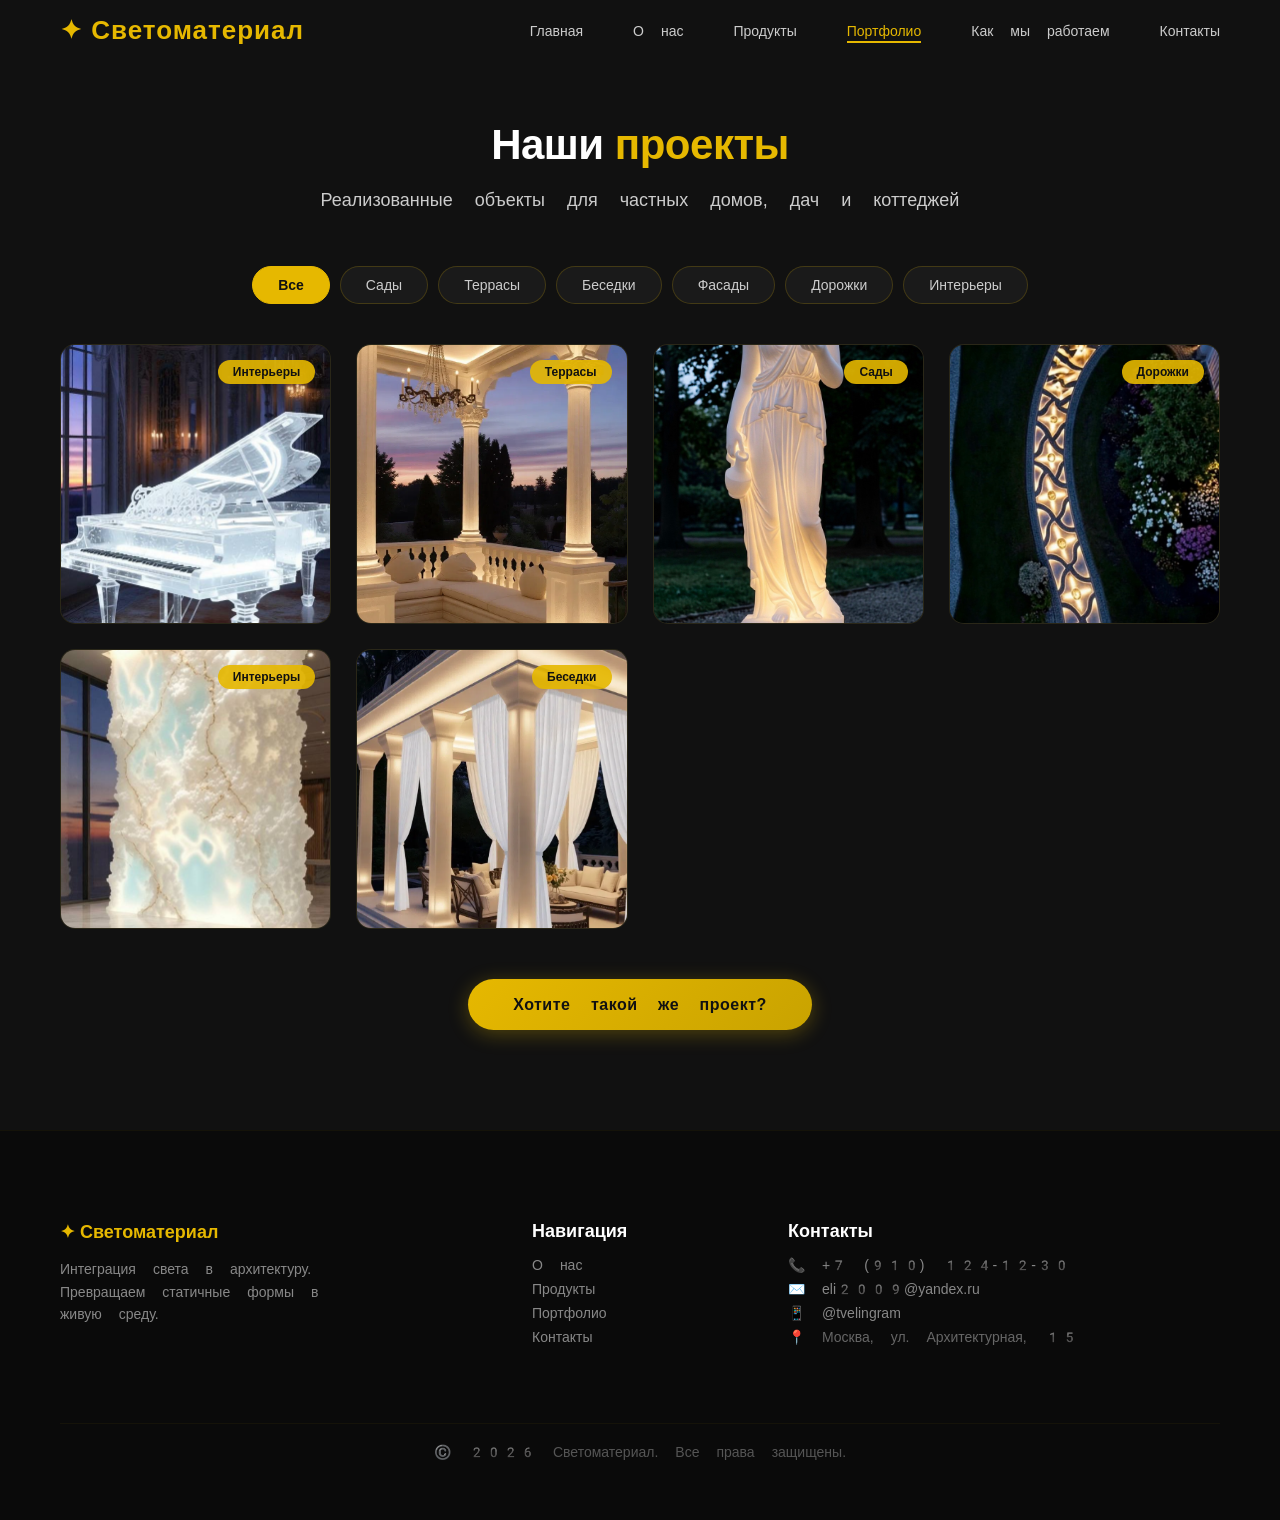
<file: portfolio.html>
<!DOCTYPE html>
<html lang="ru">
<head>
    <meta charset="UTF-8">
    <meta name="viewport" content="width=device-width, initial-scale=1.0">
    <title>Портфолио | Светоматериал</title>
    <link rel="stylesheet" href="css/style.css">
    <style>
        .filter-buttons {
            display: flex;
            flex-wrap: wrap;
            justify-content: center;
            gap: 10px;
            margin-bottom: 40px;
        }
        .filter-btn {
            padding: 10px 25px;
            background: #1a1a1a;
            color: #CCCCCC;
            border: 1px solid rgba(230,184,0,0.2);
            border-radius: 30px;
            cursor: pointer;
            transition: 0.3s;
            font-size: 14px;
        }
        .filter-btn:hover {
            border-color: #E6B800;
            color: #FFFFFF;
        }
        .filter-btn.active {
            background: #E6B800;
            color: #111111;
            border-color: #E6B800;
            font-weight: 600;
        }
        .portfolio-item {
            position: relative;
            cursor: pointer;
            height: 280px;
            background: #1a1a1a;
            border-radius: 15px;
            overflow: hidden;
            border: 1px solid rgba(230,184,0,0.08);
            transition: 0.4s ease;
        }
        .portfolio-item:hover {
            border-color: #E6B800;
            transform: scale(1.03);
            box-shadow: 0 10px 40px rgba(0,0,0,0.3);
        }
        .portfolio-item img {
            width: 100%;
            height: 100%;
            object-fit: cover;
        }
        .portfolio-item .category-tag {
            position: absolute;
            top: 15px;
            right: 15px;
            background: rgba(230,184,0,0.9);
            color: #111;
            padding: 5px 15px;
            border-radius: 20px;
            font-size: 12px;
            font-weight: 600;
        }
        .portfolio-item .overlay {
            position: absolute;
            bottom: 0;
            left: 0;
            right: 0;
            padding: 20px;
            background: linear-gradient(transparent, rgba(0,0,0,0.9));
            color: white;
            transform: translateY(100%);
            transition: 0.4s ease;
        }
        .portfolio-item:hover .overlay {
            transform: translateY(0);
        }
        .portfolio-item .overlay h3 {
            font-family: 'Montserrat', sans-serif;
            font-size: 18px;
            margin-bottom: 5px;
        }
        .portfolio-item .overlay p {
            font-size: 14px;
            color: #CCCCCC;
        }
        @media (max-width: 768px) {
            .portfolio-item {
                height: 200px;
            }
        }
    </style>
</head>
<body>

    <header id="header">
        <div class="container">
            <a href="index.html" class="logo">✦ Светоматериал</a>
            <nav>
                <a href="index.html">Главная</a>
                <a href="about.html">О нас</a>
                <a href="products/index.html">Продукты</a>
                <a href="portfolio.html" class="active">Портфолио</a>
                <a href="process.html">Как мы работаем</a>
                <a href="contacts.html">Контакты</a>
            </nav>
        </div>
    </header>

    <section style="padding-top:120px;">
        <div class="container">
            <h1 class="section-title">Наши <span>проекты</span></h1>
            <p class="section-subtitle">Реализованные объекты для частных домов, дач и коттеджей</p>

            <!-- Фильтр -->
            <div class="filter-buttons">
                <button class="filter-btn active" data-filter="all">Все</button>
                <button class="filter-btn" data-filter="gardens">Сады</button>
                <button class="filter-btn" data-filter="terraces">Террасы</button>
                <button class="filter-btn" data-filter="gazebos">Беседки</button>
                <button class="filter-btn" data-filter="facades">Фасады</button>
                <button class="filter-btn" data-filter="paths">Дорожки</button>
                <button class="filter-btn" data-filter="interiors">Интерьеры</button>
            </div>

            <!-- Сетка проектов -->
            <div class="portfolio-grid" id="portfolioGrid">
                
                <!-- 1. Премиальный рояль -->
                <div class="portfolio-item" data-category="interiors">
                    <img src="images/royal.jpeg" alt="Премиальный рояль">
                    <div class="category-tag">Интерьеры</div>
                    <div class="overlay">
                        <h3>Премиальный рояль</h3>
                        <p>Москва, 2025</p>
                    </div>
                </div>

                <!-- 2. Терраса с огнями -->
                <div class="portfolio-item" data-category="terraces">
                    <img src="images/terrasa.PNG" alt="Терраса с огнями">
                    <div class="category-tag">Террасы</div>
                    <div class="overlay">
                        <h3>Терраса с огнями</h3>
                        <p>Ленинградская область, 2025</p>
                    </div>
                </div>

                <!-- 3. Скульптурное освещение -->
                <div class="portfolio-item" data-category="gardens">
                    <img src="images/sculp.jpg" alt="Скульптурное освещение">
                    <div class="category-tag">Сады</div>
                    <div class="overlay">
                        <h3>Скульптурное освещение</h3>
                        <p>Казань, 2025</p>
                    </div>
                </div>

                <!-- 4. Дорожки -->
                <div class="portfolio-item" data-category="paths">
                    <img src="images/sochi.jpg" alt="Дорожки">
                    <div class="category-tag">Дорожки</div>
                    <div class="overlay">
                        <h3>Дорожки к дому</h3>
                        <p>Сочи, 2025</p>
                    </div>
                </div>

                <!-- 5. Объёмная стена -->
                <div class="portfolio-item" data-category="interiors">
                    <img src="images/volna.jpeg" alt="Объёмная стена">
                    <div class="category-tag">Интерьеры</div>
                    <div class="overlay">
                        <h3>Объёмная стена</h3>
                        <p>Новгородская область, 2026</p>
                    </div>
                </div>

                <!-- 6. Беседка -->
                <div class="portfolio-item" data-category="gazebos">
                    <img src="images/besedka.PNG" alt="Беседка">
                    <div class="category-tag">Беседки</div>
                    <div class="overlay">
                        <h3>Дачный уют</h3>
                        <p>Краснодарский край, 2025</p>
                    </div>
                </div>

            </div>

            <div style="text-align:center; margin-top:50px;">
                <a href="visualization.html" class="btn-gold">Хотите такой же проект?</a>
            </div>
        </div>
    </section>

    <footer>
        <div class="container">
            <div class="footer-grid">
                <div>
                    <h4 style="color:#E6B800;">✦ Светоматериал</h4>
                    <p>Интеграция света в архитектуру.<br>Превращаем статичные формы в живую среду.</p>
                </div>
                <div>
                    <h4>Навигация</h4>
                    <a href="about.html">О нас</a>
                    <a href="products/index.html">Продукты</a>
                    <a href="portfolio.html">Портфолио</a>
                    <a href="contacts.html">Контакты</a>
                </div>
                <div>
                    <h4>Контакты</h4>
                    <a href="tel:+79101241230">📞 +7 (910) 124-12-30</a>
                    <a href="mailto:eli2009@yandex.ru">✉️ eli2009@yandex.ru</a>
                    <a href="https://t.me/tvelingram" target="_blank">📱 @tvelingram</a>
                    <span class="address">📍 Москва, ул. Архитектурная, 15</span>
                </div>
            </div>
            <div class="footer-bottom">© 2026 Светоматериал. Все права защищены.</div>
        </div>
    </footer>

    <script>
        // Header scroll
        window.addEventListener('scroll', function() {
            const header = document.getElementById('header');
            if (window.scrollY > 50) header.classList.add('scrolled');
            else header.classList.remove('scrolled');
        });

        // Фильтр портфолио
        const filterButtons = document.querySelectorAll('.filter-btn');
        const portfolioItems = document.querySelectorAll('.portfolio-item');

        filterButtons.forEach(button => {
            button.addEventListener('click', () => {
                filterButtons.forEach(btn => btn.classList.remove('active'));
                button.classList.add('active');
                const filter = button.dataset.filter;
                portfolioItems.forEach(item => {
                    if (filter === 'all' || item.dataset.category === filter) {
                        item.style.display = 'block';
                    } else {
                        item.style.display = 'none';
                    }
                });
            });
        });
    </script>

</body>
</html>
</file>
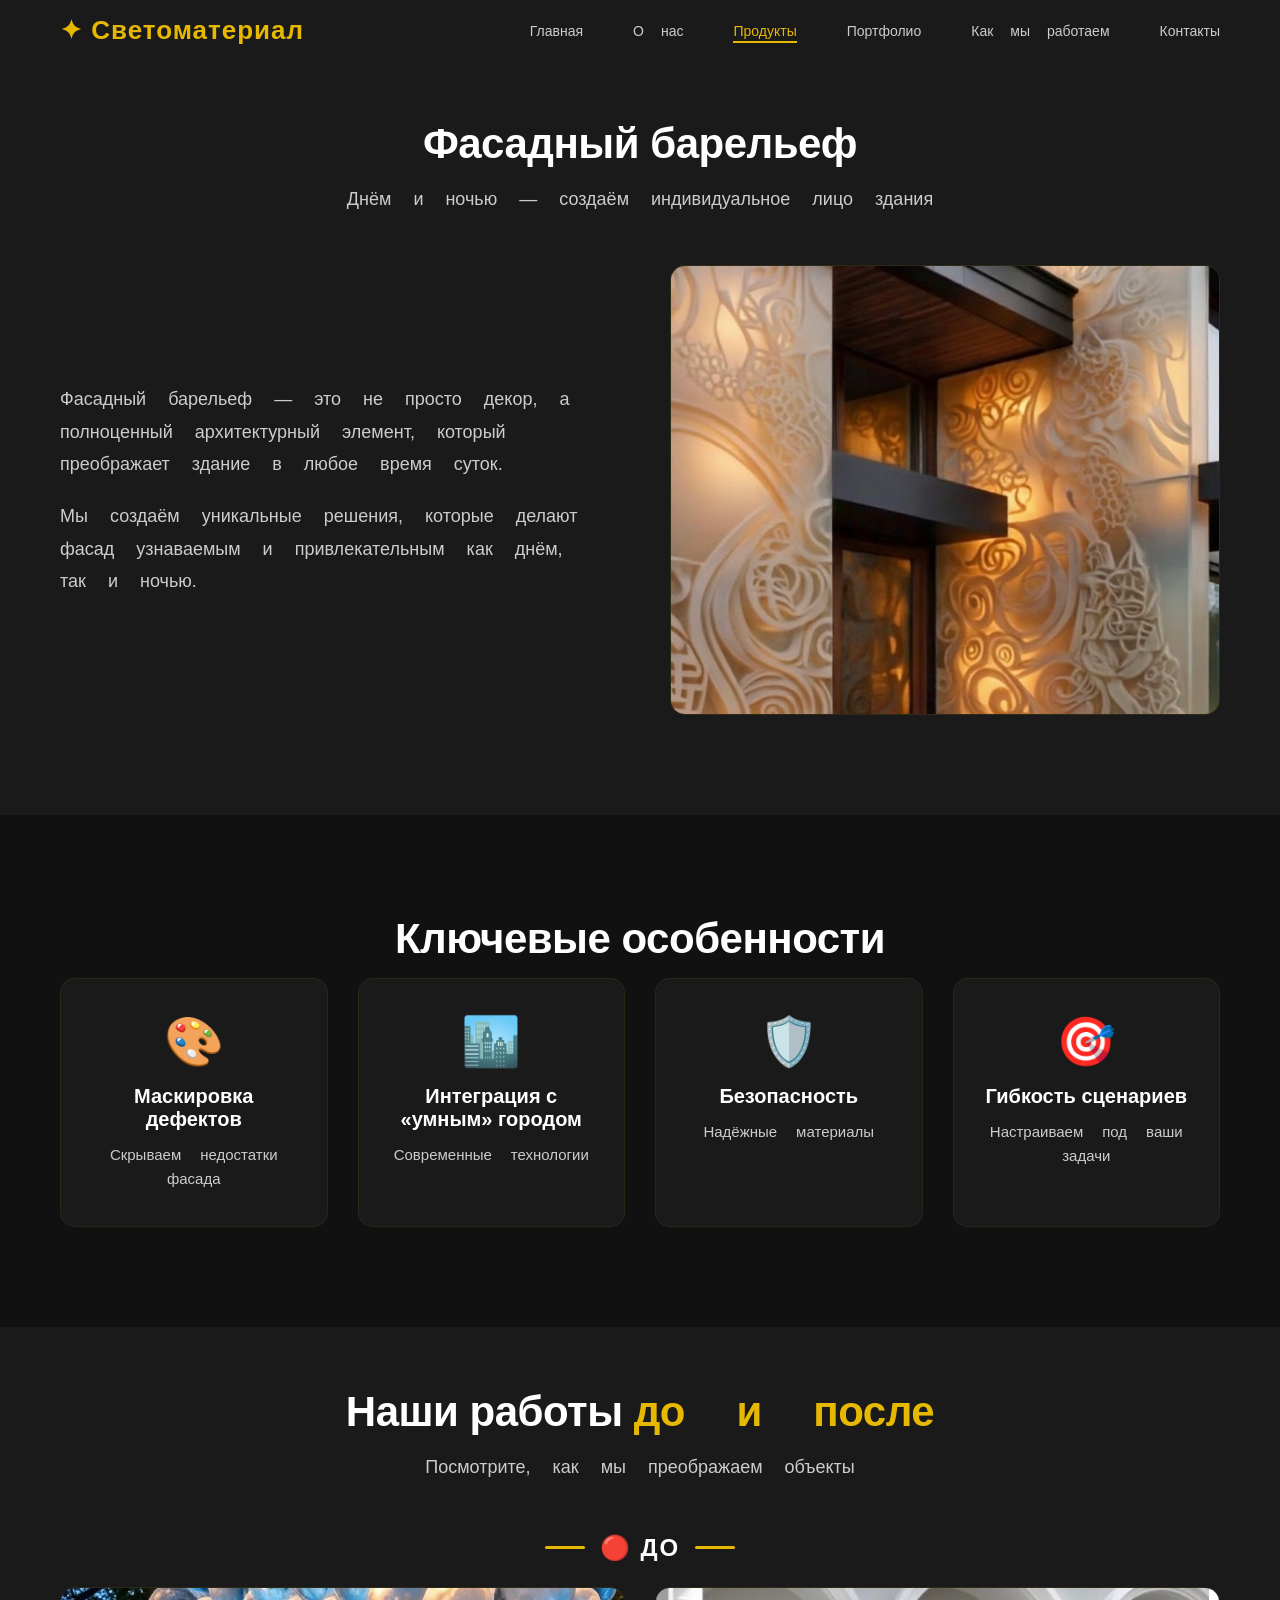
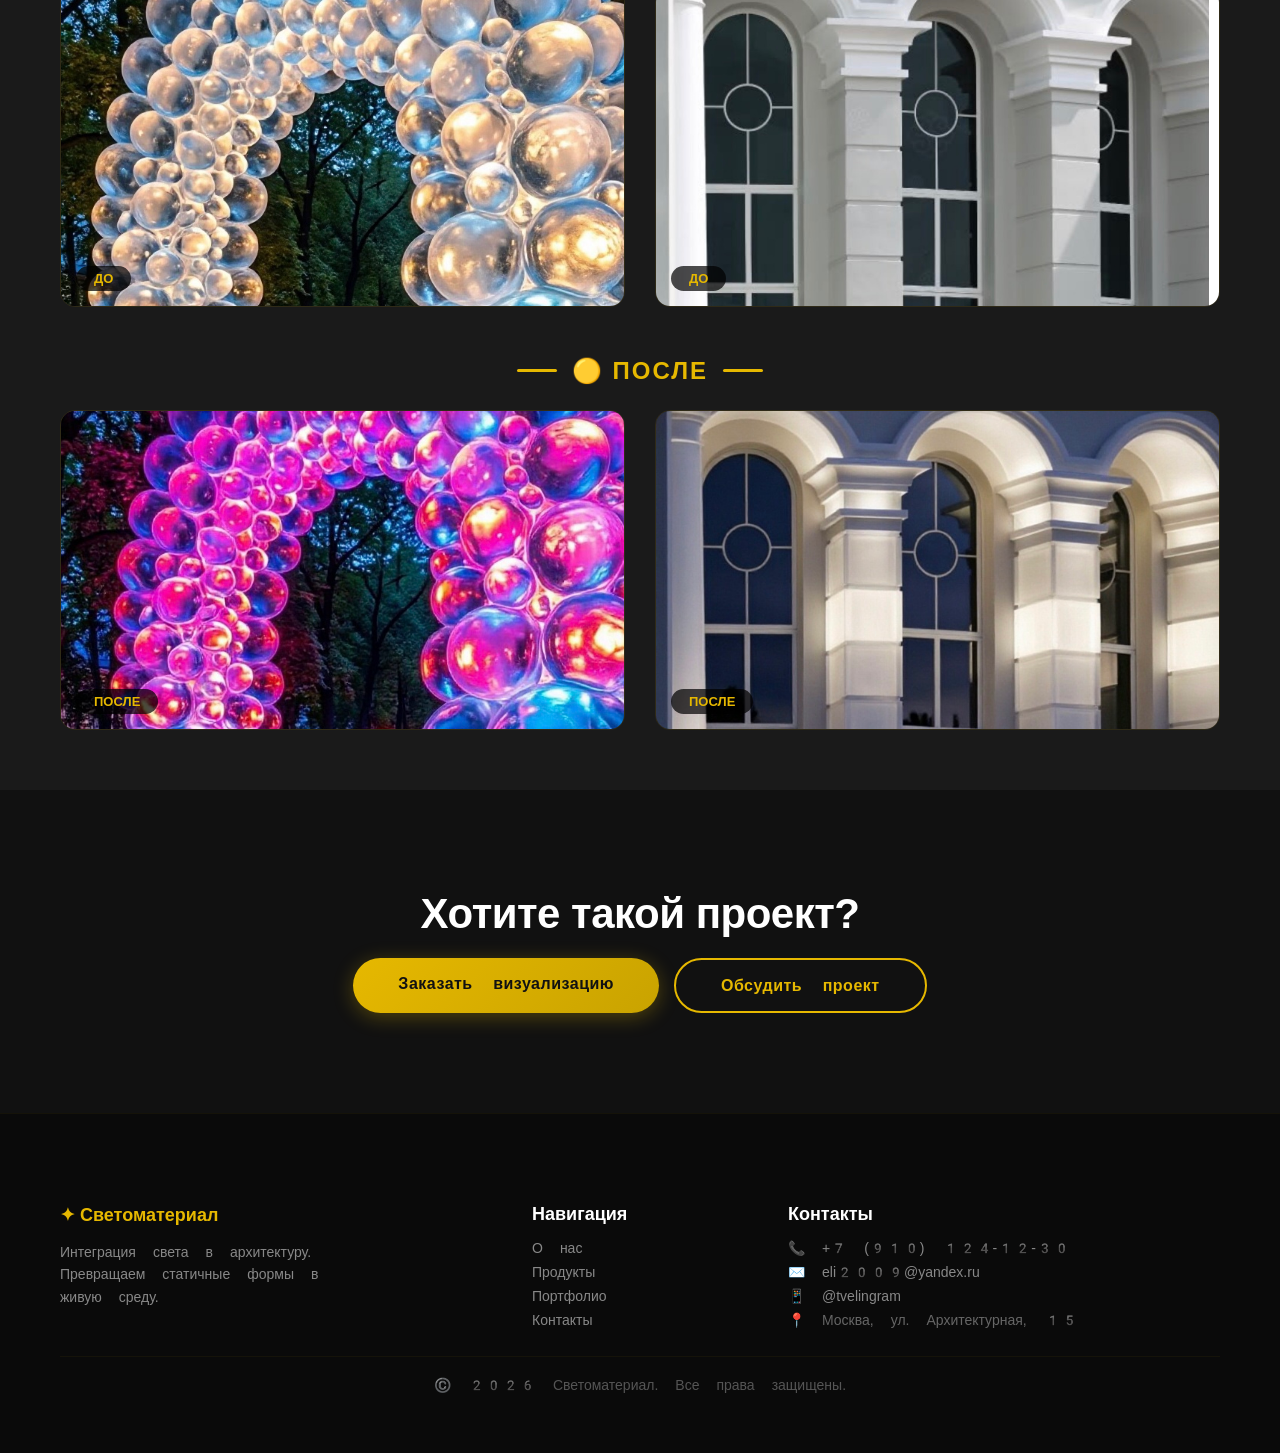
<file: products/facade.html>
<!DOCTYPE html>
<html lang="ru">
<head>
    <meta charset="UTF-8">
    <meta name="viewport" content="width=device-width, initial-scale=1.0">
    <title>Фасадный барельеф | Светоматериал</title>
    <link rel="stylesheet" href="../css/style.css">
</head>
<body>

    <header id="header">
        <div class="container">
            <a href="../index.html" class="logo">✦ Светоматериал</a>
            <nav>
                <a href="../index.html">Главная</a>
                <a href="../about.html">О нас</a>
                <a href="index.html" class="active">Продукты</a>
                <a href="../portfolio.html">Портфолио</a>
                <a href="../process.html">Как мы работаем</a>
                <a href="../contacts.html">Контакты</a>
            </nav>
        </div>
    </header>

<!-- === БЛОК С ОПИСАНИЕМ И КАРТИНКОЙ === -->
<section style="padding-top:120px;" class="bg-dark-light">
    <div class="container">
        <h1 class="section-title">Фасадный барельеф</h1>
        <p class="section-subtitle">Днём и ночью — создаём индивидуальное лицо здания</p>

        <div class="grid-2">
            <div>
                <p style="font-size:18px; line-height:1.8; margin-bottom:20px;">
                    Фасадный барельеф — это не просто декор, а полноценный архитектурный элемент, который преображает здание в любое время суток.
                </p>
                <p style="font-size:18px; line-height:1.8;">
                    Мы создаём уникальные решения, которые делают фасад узнаваемым и привлекательным как днём, так и ночью.
                </p>
            </div>
            <div class="facade-image-wrapper" style="height:450px; border-radius:15px; overflow:hidden; border:1px solid rgba(230,184,0,0.1); background:#1a1a1a; display:flex; align-items:center; justify-content:center; transition:0.4s ease; cursor:pointer;">
                <img src="../images/prod.jpg" alt="Фасадный барельеф" style="width:100%; height:100%; object-fit:cover; transition:0.5s ease;">
            </div>
        </div>
    </div>
</section>

<!-- Стили (добавь в конец style.css или внутри <style> на странице) -->
<style>
    .facade-image-wrapper:hover {
        border-color: #E6B800 !important;
        transform: scale(1.02);
        box-shadow: 0 12px 40px rgba(230,184,0,0.3);
    }
    .facade-image-wrapper:hover img {
        transform: scale(1.08);
    }
</style>

    <!-- Особенности -->
    <section>
        <div class="container">
            <h2 class="section-title">Ключевые особенности</h2>
            <div class="grid-4">
                <div class="card">
                    <div class="icon">🎨</div>
                    <h3>Маскировка дефектов</h3>
                    <p>Скрываем недостатки фасада</p>
                </div>
                <div class="card">
                    <div class="icon">🏙️</div>
                    <h3>Интеграция с «умным» городом</h3>
                    <p>Современные технологии</p>
                </div>
                <div class="card">
                    <div class="icon">🛡️</div>
                    <h3>Безопасность</h3>
                    <p>Надёжные материалы</p>
                </div>
                <div class="card">
                    <div class="icon">🎯</div>
                    <h3>Гибкость сценариев</h3>
                    <p>Настраиваем под ваши задачи</p>
                </div>
            </div>
        </div>
    </section>



<!-- === ГАЛЕРЕЯ "ДО" И "ПОСЛЕ" === -->
<section class="bg-dark-light" style="padding:60px 0;">
    <div class="container">
        <h2 class="section-title">Наши работы <span>до и после</span></h2>
        <p class="section-subtitle">Посмотрите, как мы преображаем объекты</p>

        <!-- ДО -->
        <div style="display:flex; align-items:center; gap:15px; margin-bottom:25px; justify-content:center;">
            <div style="width:40px; height:3px; background:#E6B800; border-radius:2px;"></div>
            <h3 style="color:#FFFFFF; font-family:'Montserrat',sans-serif; font-size:24px; margin:0; letter-spacing:2px;">🔴 ДО</h3>
            <div style="width:40px; height:3px; background:#E6B800; border-radius:2px;"></div>
        </div>
        <div class="gallery-grid" style="display:grid; grid-template-columns:1fr 1fr; gap:30px; margin-bottom:50px;">
            <div class="gallery-item" style="height:320px; border-radius:15px; overflow:hidden; border:1px solid rgba(230,184,0,0.1); transition:0.4s ease; position:relative; cursor:pointer;">
                <img src="../images/ph3.jpg" alt="ДО 1" style="width:100%; height:100%; object-fit:cover; transition:0.5s ease;">
                <div style="position:absolute; bottom:15px; left:15px; background:rgba(0,0,0,0.7); padding:5px 18px; border-radius:20px; font-size:13px; color:#E6B800; font-weight:600;">ДО</div>
            </div>
            <div class="gallery-item" style="height:320px; border-radius:15px; overflow:hidden; border:1px solid rgba(230,184,0,0.1); transition:0.4s ease; position:relative; cursor:pointer;">
                <img src="../images/fasaddo.jpg" alt="ДО 2" style="width:100%; height:100%; object-fit:cover; transition:0.5s ease;">
                <div style="position:absolute; bottom:15px; left:15px; background:rgba(0,0,0,0.7); padding:5px 18px; border-radius:20px; font-size:13px; color:#E6B800; font-weight:600;">ДО</div>
            </div>
        </div>

        <!-- ПОСЛЕ -->
        <div style="display:flex; align-items:center; gap:15px; margin-bottom:25px; justify-content:center;">
            <div style="width:40px; height:3px; background:#E6B800; border-radius:2px;"></div>
            <h3 style="color:#E6B800; font-family:'Montserrat',sans-serif; font-size:24px; margin:0; letter-spacing:2px;">🟡 ПОСЛЕ</h3>
            <div style="width:40px; height:3px; background:#E6B800; border-radius:2px;"></div>
        </div>
        <div class="gallery-grid" style="display:grid; grid-template-columns:1fr 1fr; gap:30px;">
            <div class="gallery-item" style="height:320px; border-radius:15px; overflow:hidden; border:1px solid rgba(230,184,0,0.1); transition:0.4s ease; position:relative; cursor:pointer;">
                <img src="../images/ph32.jpg" alt="ПОСЛЕ 1" style="width:100%; height:100%; object-fit:cover; transition:0.5s ease;">
                <div style="position:absolute; bottom:15px; left:15px; background:rgba(0,0,0,0.7); padding:5px 18px; border-radius:20px; font-size:13px; color:#E6B800; font-weight:600;">ПОСЛЕ</div>
            </div>
            <div class="gallery-item" style="height:320px; border-radius:15px; overflow:hidden; border:1px solid rgba(230,184,0,0.1); transition:0.4s ease; position:relative; cursor:pointer;">
                <img src="../images/fasad.jpg" alt="ПОСЛЕ 2" style="width:100%; height:100%; object-fit:cover; transition:0.5s ease;">
                <div style="position:absolute; bottom:15px; left:15px; background:rgba(0,0,0,0.7); padding:5px 18px; border-radius:20px; font-size:13px; color:#E6B800; font-weight:600;">ПОСЛЕ</div>
            </div>
        </div>
    </div>
</section>

<!-- Стили с анимацией -->
<style>
    .gallery-item {
        transition: 0.4s ease;
    }
    .gallery-item:hover {
        border-color: #E6B800 !important;
        transform: scale(1.04);
        box-shadow: 0 12px 50px rgba(230,184,0,0.3);
        z-index: 10;
    }
    .gallery-item:hover img {
        transform: scale(1.08);
    }

    /* Мобильная версия */
    @media (max-width: 768px) {
        .gallery-grid {
            grid-template-columns: 1fr !important;
            gap: 20px !important;
        }
        .gallery-item {
            height: 220px !important;
        }
        .gallery-item div[style*="bottom:15px; left:15px;"] {
            padding: 4px 14px !important;
            font-size: 11px !important;
        }
    }
</style>

    <!-- Призыв -->
    <section>
        <div class="container" style="text-align:center;">
            <h2 class="section-title">Хотите такой проект?</h2>
            <div style="display:flex; gap:15px; justify-content:center; flex-wrap:wrap; margin-top:20px;">
                <a href="../contacts.html" class="btn-gold">Заказать визуализацию</a>
                <a href="../contacts.html" class="btn-outline">Обсудить проект</a>
            </div>
        </div>
    </section>

    <!-- ФУТЕР -->
    <footer>
        <div class="container">
            <div class="footer-grid" style="display:grid; grid-template-columns:2fr 1fr 2fr; gap:40px; padding:30px 0 20px;">
                <div>
                    <h4 style="color:#E6B800;">✦ Светоматериал</h4>
                    <p style="color:#888; font-size:14px; line-height:1.6; max-width:280px;">Интеграция света в архитектуру.<br>Превращаем статичные формы в живую среду.</p>
                </div>
                <div>
                    <h4 style="color:#FFFFFF; font-family:'Montserrat',sans-serif; font-size:18px; margin-bottom:15px;">Навигация</h4>
                    <a href="../about.html" style="color:#888; text-decoration:none; font-size:14px; display:block; margin-bottom:8px; transition:0.3s;">О нас</a>
                    <a href="../products/index.html" style="color:#888; text-decoration:none; font-size:14px; display:block; margin-bottom:8px; transition:0.3s;">Продукты</a>
                    <a href="../portfolio.html" style="color:#888; text-decoration:none; font-size:14px; display:block; margin-bottom:8px; transition:0.3s;">Портфолио</a>
                    <a href="../contacts.html" style="color:#888; text-decoration:none; font-size:14px; display:block; margin-bottom:8px; transition:0.3s;">Контакты</a>
                </div>
                <div>
                    <h4 style="color:#FFFFFF; font-family:'Montserrat',sans-serif; font-size:18px; margin-bottom:15px;">Контакты</h4>
                    <a href="tel:+79101241230" style="color:#888; text-decoration:none; font-size:14px; display:block; margin-bottom:8px; transition:0.3s;">📞 +7 (910) 124-12-30</a>
                    <a href="mailto:eli2009@yandex.ru" style="color:#888; text-decoration:none; font-size:14px; display:block; margin-bottom:8px; transition:0.3s;">✉️ eli2009@yandex.ru</a>
                    <a href="https://t.me/tvelingram" target="_blank" style="color:#888; text-decoration:none; font-size:14px; display:block; margin-bottom:8px; transition:0.3s;">📱 @tvelingram</a>
                    <span style="color:#666; font-size:14px; display:block; margin-top:8px;">📍 Москва, ул. Архитектурная, 15</span>
                </div>
            </div>
            <div style="text-align:center; padding-top:20px; border-top:1px solid rgba(230,184,0,0.05); font-size:14px; color:#555;">© 2026 Светоматериал. Все права защищены.</div>
        </div>
    </footer>

    <script>
        window.addEventListener('scroll', function() {
            const header = document.getElementById('header');
            if (window.scrollY > 50) header.classList.add('scrolled');
            else header.classList.remove('scrolled');
        });
    </script>

</body>
<meta charset="UTF-8">
</html>
</file>
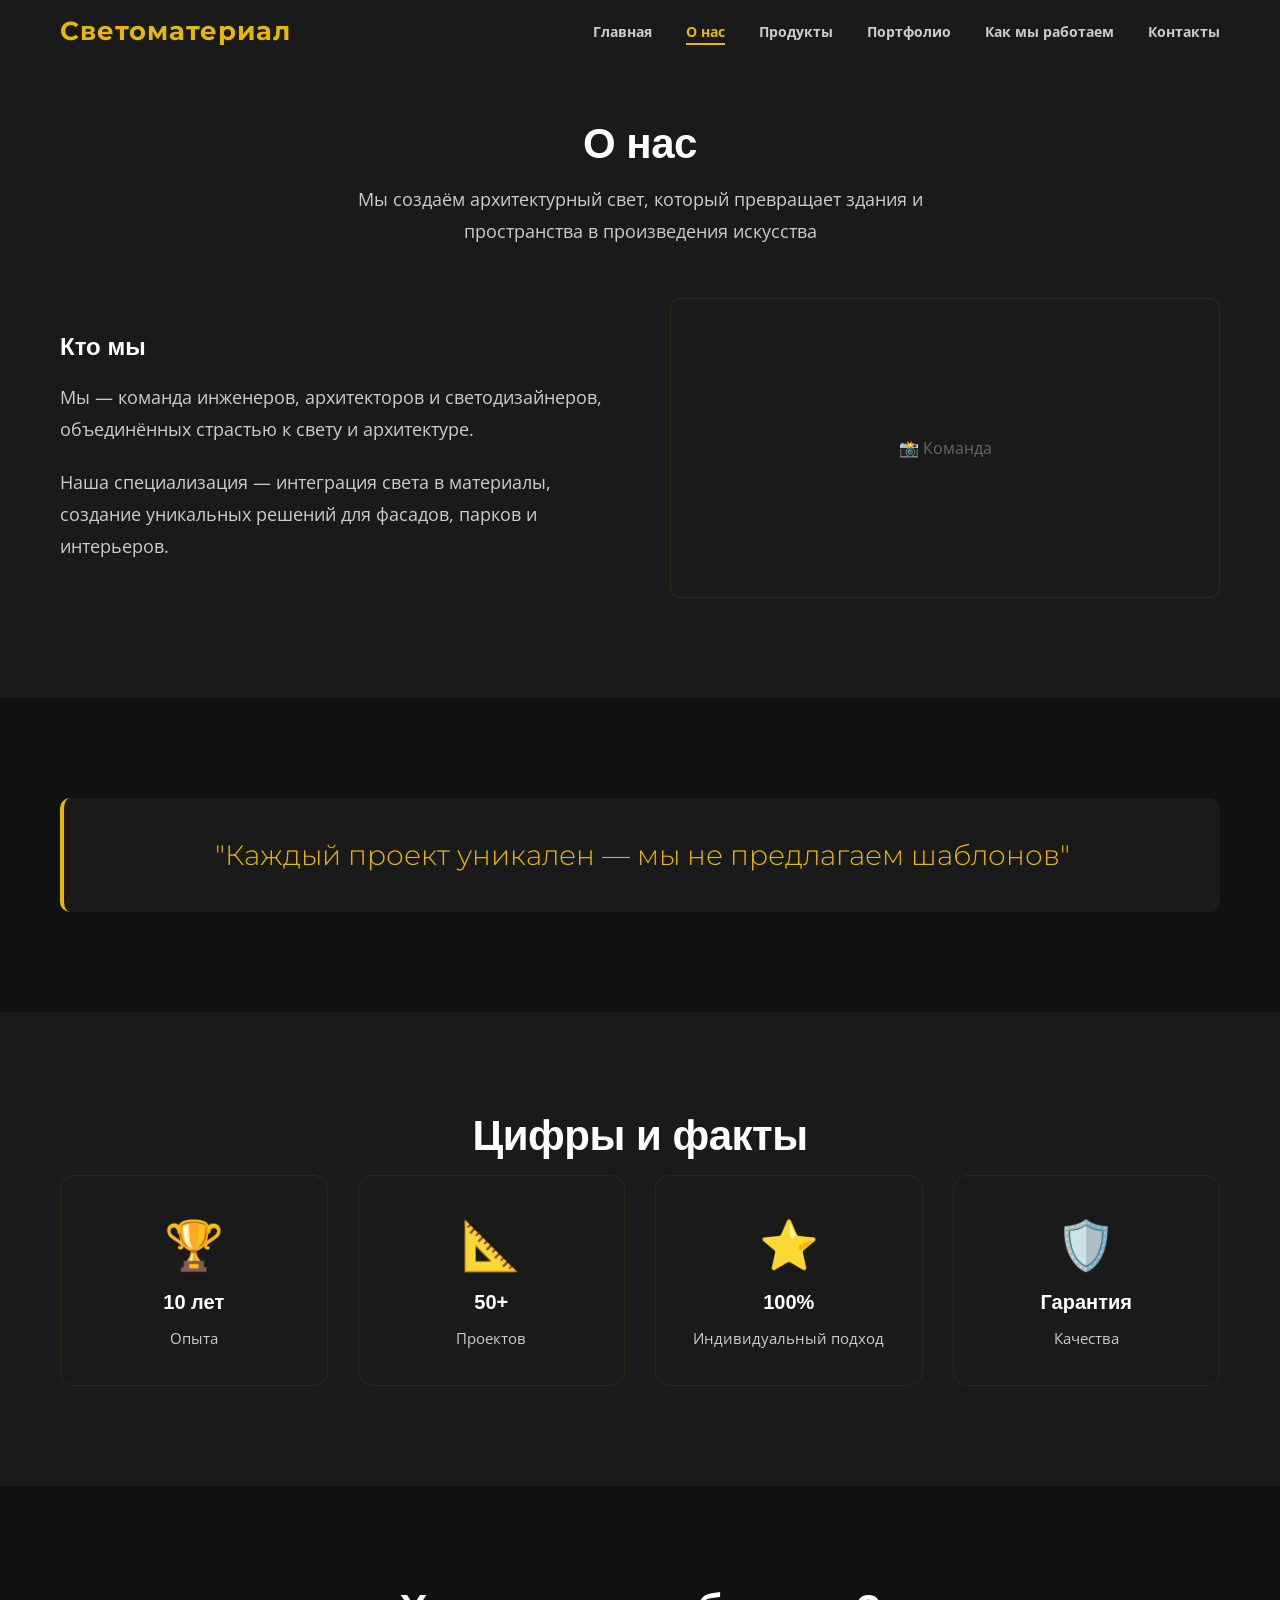
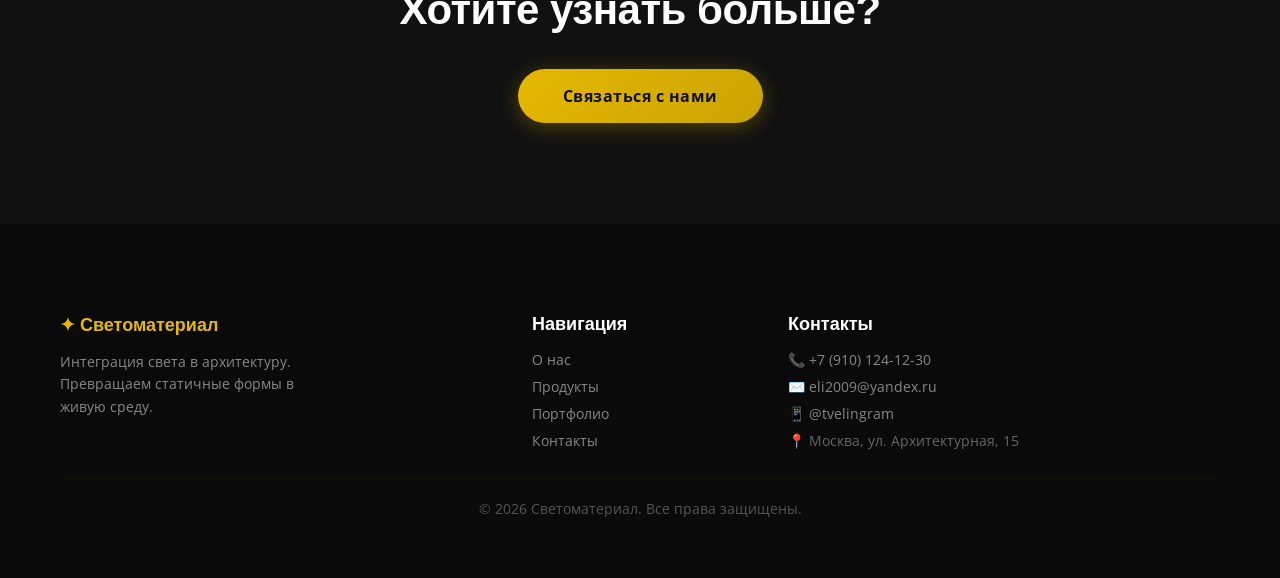
<file: site/about.html>
<!DOCTYPE html>
<html lang="ru">
<head>
    <meta charset="UTF-8">
    <meta name="viewport" content="width=device-width, initial-scale=1.0">
    <title>О нас | Светоматериал</title>
    <link rel="stylesheet" href="css/style.css?v=2">
</head>
<body>

    <header>
        <div class="container">
            <a href="index.html" class="logo">Светоматериал</a>
            <nav>
                <a href="index.html">Главная</a>
                <a href="about.html" class="active">О нас</a>
                <a href="products/facade.html">Продукты</a>
                <a href="portfolio.html">Портфолио</a>
                <a href="process.html">Как мы работаем</a>
                <a href="contacts.html">Контакты</a>
            </nav>
        </div>
    </header>

    <section style="padding-top:120px;" class="bg-dark-light">
        <div class="container">
            <h1 class="section-title">О нас</h1>
            <p class="section-subtitle">Мы создаём архитектурный свет, который превращает здания и пространства в произведения искусства</p>
            
            <div class="grid-2" style="margin-top:50px;">
                <div>
                    <h2 style="color:#fff; font-family:'Montserrat',sans-serif; margin-bottom:20px;">Кто мы</h2>
                    <p style="font-size:18px; line-height:1.8; margin-bottom:20px;">
                        Мы — команда инженеров, архитекторов и светодизайнеров, объединённых страстью к свету и архитектуре.
                    </p>
                    <p style="font-size:18px; line-height:1.8;">
                        Наша специализация — интеграция света в материалы, создание уникальных решений для фасадов, парков и интерьеров.
                    </p>
                </div>
                <div style="background:#1a1a1a; height:300px; border-radius:10px; display:flex; align-items:center; justify-content:center; color:#666; border:1px solid rgba(230,184,0,0.1);">
                    📸 Команда
                </div>
            </div>
        </div>
    </section>

    <section>
        <div class="container">
            <div style="text-align:center; padding:40px; background:#1a1a1a; border-radius:10px; border-left:4px solid #E6B800;">
                <p style="font-size:28px; font-family:'Montserrat',sans-serif; font-weight:300; color:#E6B800;">
                    "Каждый проект уникален — мы не предлагаем шаблонов"
                </p>
            </div>
        </div>
    </section>

    <section class="bg-dark-light">
        <div class="container">
            <h2 class="section-title">Цифры и факты</h2>
            <div class="grid-4">
                <div class="card"><div class="icon">🏆</div><h3>10 лет</h3><p>Опыта</p></div>
                <div class="card"><div class="icon">📐</div><h3>50+</h3><p>Проектов</p></div>
                <div class="card"><div class="icon">⭐</div><h3>100%</h3><p>Индивидуальный подход</p></div>
                <div class="card"><div class="icon">🛡️</div><h3>Гарантия</h3><p>Качества</p></div>
            </div>
        </div>
    </section>

    <section>
        <div class="container" style="text-align:center;">
            <h2 class="section-title">Хотите узнать больше?</h2>
            <a href="contacts.html" class="btn-gold" style="margin-top:20px;">Связаться с нами</a>
        </div>
    </section>

<!-- ФУТЕР (горизонтальный, без соцсетей) -->
<footer>
    <div class="container">
        <div class="footer-grid">
            <div>
                <h4 style="color:#E6B800;">✦ Светоматериал</h4>
                <p>Интеграция света в архитектуру.<br>Превращаем статичные формы в живую среду.</p>
            </div>
            <div>
                <h4>Навигация</h4>
                <a href="about.html">О нас</a>
                <a href="products/facade.html">Продукты</a>
                <a href="portfolio.html">Портфолио</a>
                <a href="contacts.html">Контакты</a>
            </div>
            <div>
                <h4>Контакты</h4>
                <a href="tel:+79101241230">📞 +7 (910) 124-12-30</a>
                <a href="mailto:eli2009@yandex.ru">✉️ eli2009@yandex.ru</a>
                <a href="https://t.me/tvelingram" target="_blank">📱 @tvelingram</a>
                <span class="address">📍 Москва, ул. Архитектурная, 15</span>
            </div>
        </div>
        <div class="footer-bottom">© 2026 Светоматериал. Все права защищены.</div>
    </div>
</footer>
<link href="https://fonts.googleapis.com/css2?family=Montserrat:wght@300;600;700&family=Open+Sans:wght@300;400;600&display=swap" rel="stylesheet">
</body>
</html>
</file>
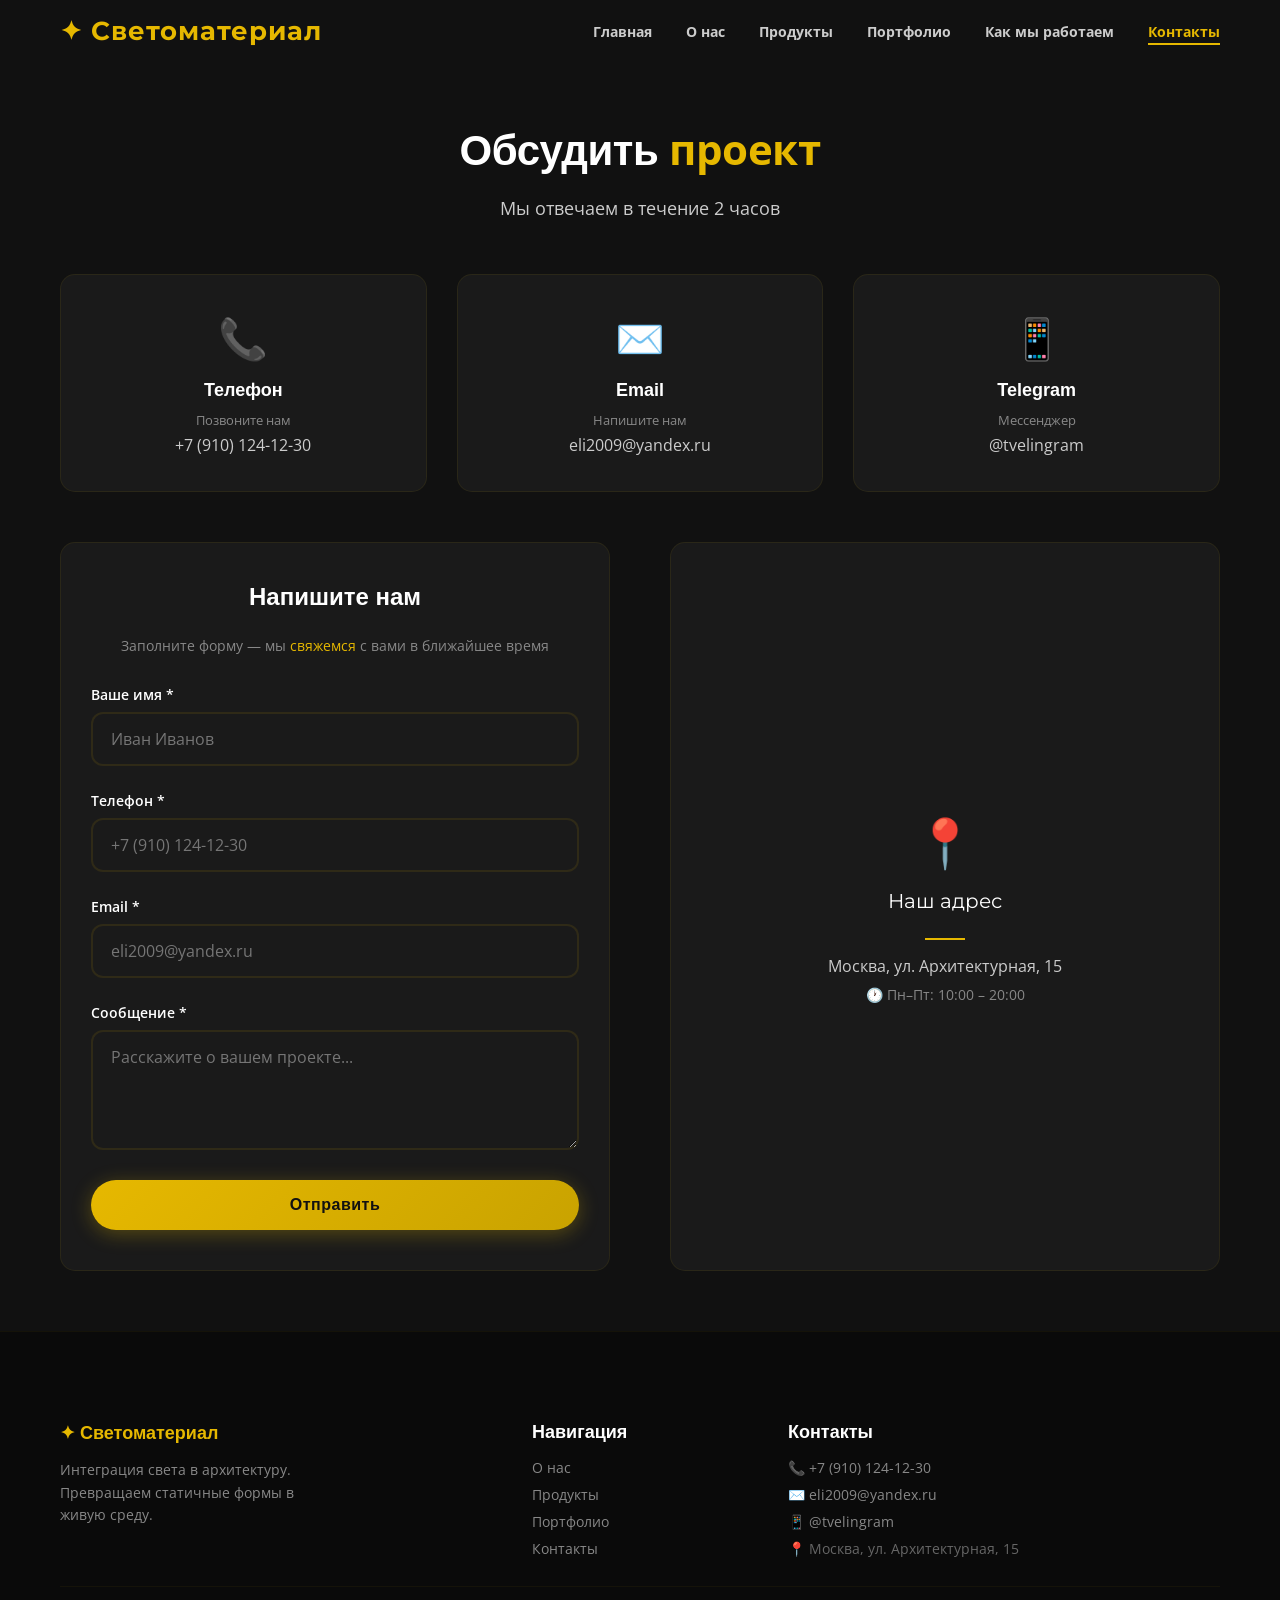
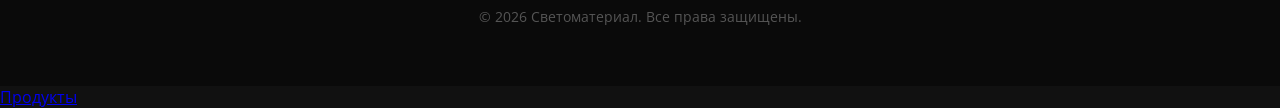
<file: site/contacts.html>
<!DOCTYPE html>
<html lang="ru">
<head>
    <meta charset="UTF-8">
    <meta name="viewport" content="width=device-width, initial-scale=1.0">
    <title>Контакты | Светоматериал</title>
    <link rel="stylesheet" href="css/style.css?v=2">
    <style>
        .contact-card {
            background: #1a1a1a;
            padding: 35px 20px;
            border-radius: 15px;
            border: 1px solid rgba(230,184,0,0.08);
            transition: 0.4s ease;
            height: 100%;
            text-align: center;
        }
        .contact-card:hover {
            border-color: rgba(230,184,0,0.3);
            transform: translateY(-5px);
            box-shadow: 0 10px 40px rgba(0,0,0,0.3);
        }
        .contact-card .icon {
            font-size: 40px;
            margin-bottom: 15px;
            display: inline-block;
            transition: 0.3s;
        }
        .contact-card:hover .icon {
            transform: scale(1.1) rotate(-5deg);
        }
        .contact-card h3 {
            color: #FFFFFF;
            font-family: 'Montserrat', sans-serif;
            font-size: 18px;
            margin-bottom: 10px;
        }
        .contact-card a {
            color: #CCCCCC;
            text-decoration: none;
            transition: 0.3s;
            font-size: 16px;
            display: inline-block;
            word-break: break-word;
        }
        .contact-card a:hover {
            color: #E6B800;
        }
        .contact-card .label {
            color: #888;
            font-size: 13px;
            display: block;
            margin-bottom: 5px;
        }
        .form-card {
            background: #1a1a1a;
            padding: 40px 30px;
            border-radius: 15px;
            border: 1px solid rgba(230,184,0,0.08);
        }
        .form-card h3 {
            color: #FFFFFF;
            font-family: 'Montserrat', sans-serif;
            font-size: 24px;
            margin-bottom: 25px;
            text-align: center;
        }
        .form-card .sub {
            text-align: center;
            color: #888;
            font-size: 14px;
            margin-bottom: 30px;
        }
        .form-card .sub span {
            color: #E6B800;
        }
        .success-message {
            display: none;
            background: rgba(46, 204, 113, 0.15);
            border: 1px solid #2ecc71;
            color: #2ecc71;
            padding: 15px;
            border-radius: 10px;
            text-align: center;
            margin-top: 20px;
        }
        .success-message.show {
            display: block;
            animation: fadeIn 0.5s ease;
        }
        .info-block {
            background: #1a1a1a;
            padding: 35px 20px;
            border-radius: 15px;
            border: 1px solid rgba(230,184,0,0.08);
            text-align: center;
            transition: 0.3s;
            height: 100%;
            display: flex;
            flex-direction: column;
            justify-content: center;
        }
        .info-block:hover {
            border-color: rgba(230,184,0,0.3);
        }
        .info-block .icon {
            font-size: 48px;
            margin-bottom: 15px;
        }
        .info-block .title {
            color: #FFFFFF;
            font-family: 'Montserrat', sans-serif;
            font-size: 20px;
            margin-bottom: 10px;
        }
        .info-block .address {
            color: #CCCCCC;
            font-size: 16px;
        }
        .info-block .work-time {
            color: #888;
            font-size: 14px;
            margin-top: 8px;
        }
        .info-block .divider {
            width: 40px;
            height: 2px;
            background: #E6B800;
            margin: 15px auto;
        }
        @media (max-width: 768px) {
            .contact-card .icon {
                font-size: 32px;
            }
            .form-card {
                padding: 25px 20px;
            }
            .grid-4 {
                grid-template-columns: 1fr 1fr !important;
            }
        }
        @media (max-width: 480px) {
            .grid-4 {
                grid-template-columns: 1fr !important;
            }
        }
    </style>
</head>
<body>

    <header id="header">
        <div class="container">
            <a href="index.html" class="logo">✦ Светоматериал</a>
            <nav>
                <a href="index.html">Главная</a>
                <a href="about.html">О нас</a>
                <a href="products/facade.html">Продукты</a>
                <a href="portfolio.html">Портфолио</a>
                <a href="process.html">Как мы работаем</a>
                <a href="contacts.html" class="active">Контакты</a>
            </nav>
        </div>
    </header>

    <section style="padding-top:120px; padding-bottom:60px;">
        <div class="container">
            <h1 class="section-title">Обсудить <span>проект</span></h1>
            <p class="section-subtitle">Мы отвечаем в течение 2 часов</p>

            <!-- Контакты (3 карточки) -->
            <div class="grid-4" style="margin-bottom: 50px; grid-template-columns: repeat(3, 1fr);">
                <div class="contact-card">
                    <div class="icon">📞</div>
                    <h3>Телефон</h3>
                    <span class="label">Позвоните нам</span>
                    <a href="tel:+79101241230">+7 (910) 124-12-30</a>
                </div>
                <div class="contact-card">
                    <div class="icon">✉️</div>
                    <h3>Email</h3>
                    <span class="label">Напишите нам</span>
                    <a href="mailto:eli2009@yandex.ru">eli2009@yandex.ru</a>
                </div>
                <div class="contact-card">
                    <div class="icon">📱</div>
                    <h3>Telegram</h3>
                    <span class="label">Мессенджер</span>
                    <a href="https://t.me/tvelingram" target="_blank">@tvelingram</a>
                </div>
            </div>

            <div class="grid-2" style="align-items: stretch;">
                <!-- Форма -->
                <div class="form-card">
                    <h3>Напишите нам</h3>
                    <p class="sub">Заполните форму — мы <span>свяжемся</span> с вами в ближайшее время</p>
                    
                    <form id="contactForm">
                        <div class="form-group">
                            <label>Ваше имя *</label>
                            <input type="text" id="name" name="name" required placeholder="Иван Иванов">
                        </div>
                        <div class="form-group">
                            <label>Телефон *</label>
                            <input type="tel" id="phone" name="phone" required placeholder="+7 (910) 124-12-30">
                        </div>
                        <div class="form-group">
                            <label>Email *</label>
                            <input type="email" id="email" name="email" required placeholder="eli2009@yandex.ru">
                        </div>
                        <div class="form-group">
                            <label>Сообщение *</label>
                            <textarea id="message" name="message" required placeholder="Расскажите о вашем проекте..."></textarea>
                        </div>
                        <button type="submit" class="btn-gold" style="width:100%;" id="submitBtn">Отправить</button>
                        <div class="success-message" id="successMessage">
                            ✅ Заявка отправлена! Мы свяжемся с вами в течение 2 часов.
                        </div>
                    </form>
                </div>

                <!-- Инфо-блок -->
                <div>
                    <div class="info-block">
                        <div class="icon">📍</div>
                        <div class="title">Наш адрес</div>
                        <div class="divider"></div>
                        <div class="address">Москва, ул. Архитектурная, 15</div>
                        <div class="work-time">🕐 Пн–Пт: 10:00 – 20:00</div>
                    </div>
                </div>
            </div>
        </div>
    </section>

<!-- ФУТЕР (горизонтальный, без соцсетей) -->
<footer>
    <div class="container">
        <div class="footer-grid">
            <div>
                <h4 style="color:#E6B800;">✦ Светоматериал</h4>
                <p>Интеграция света в архитектуру.<br>Превращаем статичные формы в живую среду.</p>
            </div>
            <div>
                <h4>Навигация</h4>
                <a href="about.html">О нас</a>
                <a href="products/facade.html">Продукты</a>
                <a href="portfolio.html">Портфолио</a>
                <a href="contacts.html">Контакты</a>
            </div>
           <div>
    <h4>Контакты</h4>
    <a href="tel:+79101241230">📞 +7 (910) 124-12-30</a>
    <a href="mailto:eli2009@yandex.ru">✉️ eli2009@yandex.ru</a>
    <a href="https://t.me/tvelingram" target="_blank">📱 @tvelingram</a>
    <span class="address">📍 Москва, ул. Архитектурная, 15</span>
</div>
                
       
        </div>
        <div class="footer-bottom">© 2026 Светоматериал. Все права защищены.</div>
    </div>
</footer>
                    <a href="products/facade.html">Продукты</a>

    <script>
        // === HEADER SCROLL ===
        window.addEventListener('scroll', function() {
            const header = document.getElementById('header');
            if (window.scrollY > 50) {
                header.classList.add('scrolled');
            } else {
                header.classList.remove('scrolled');
            }
        });

        // === ОТПРАВКА В TELEGRAM ===
        document.getElementById('contactForm').addEventListener('submit', function(e) {
            e.preventDefault();

            const name = document.getElementById('name').value.trim();
            const phone = document.getElementById('phone').value.trim();
            const email = document.getElementById('email').value.trim();
            const message = document.getElementById('message').value.trim();
            const submitBtn = document.getElementById('submitBtn');
            const successMsg = document.getElementById('successMessage');

            const BOT_TOKEN = '8780036625:AAHJwO9YfhOuJoBqc7Kk1ZKMAD93kkiWtDE';
            const CHAT_ID = '1763715812';

            const text = `📩 НОВАЯ ЗАЯВКА!\n\n👤 Имя: ${name}\n📞 Телефон: ${phone}\n✉️ Email: ${email}\n💬 Сообщение: ${message}`;

            submitBtn.textContent = 'Отправка...';
            submitBtn.disabled = true;

            fetch(`https://api.telegram.org/bot${BOT_TOKEN}/sendMessage?chat_id=${CHAT_ID}&text=${encodeURIComponent(text)}`)
                .then(response => response.json())
                .then(data => {
                    if (data.ok) {
                        successMsg.classList.add('show');
                        document.getElementById('contactForm').reset();
                        submitBtn.textContent = '✅ Отправлено!';
                        setTimeout(() => {
                            submitBtn.textContent = 'Отправить';
                            submitBtn.disabled = false;
                        }, 3000);
                    } else {
                        alert('❌ Ошибка: ' + data.description);
                        submitBtn.textContent = 'Отправить';
                        submitBtn.disabled = false;
                    }
                })
                .catch(error => {
                    alert('❌ Ошибка соединения. Проверьте интернет.');
                    submitBtn.textContent = 'Отправить';
                    submitBtn.disabled = false;
                });
        });
    </script>
<link href="https://fonts.googleapis.com/css2?family=Montserrat:wght@300;600;700&family=Open+Sans:wght@300;400;600&display=swap" rel="stylesheet">
</body>
</html>
</file>
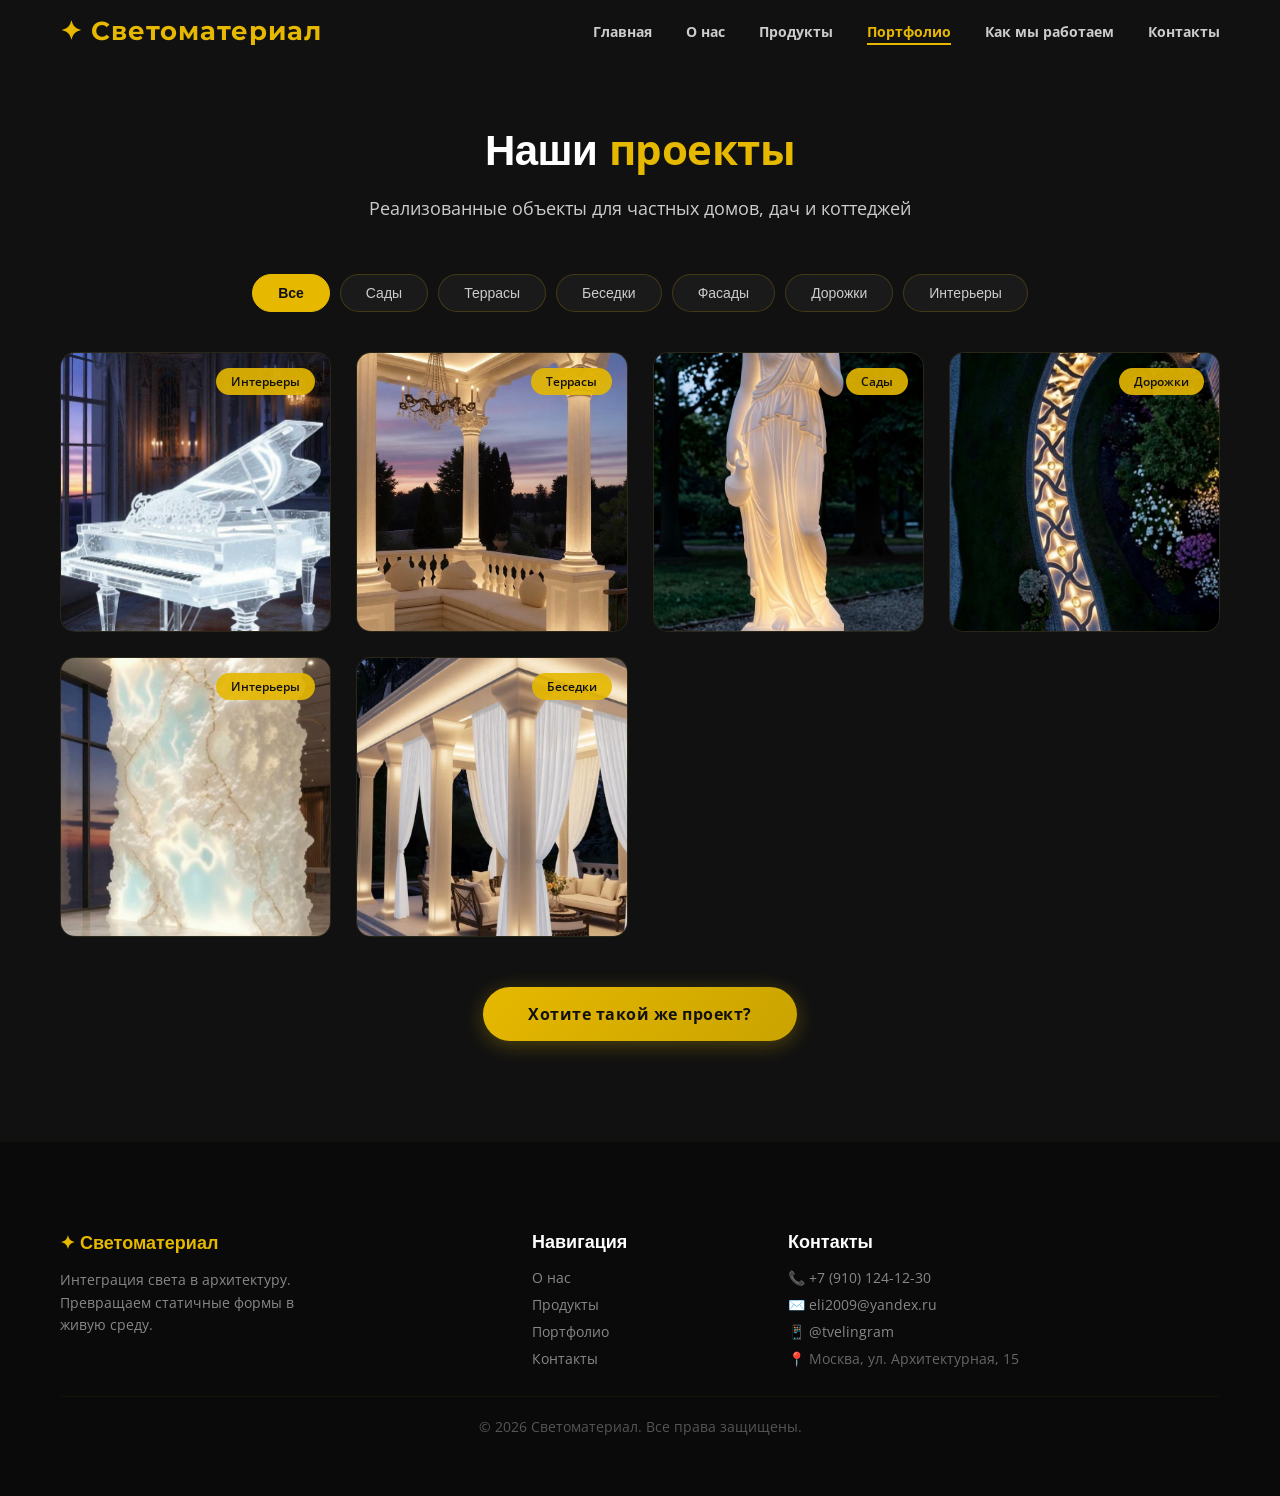
<file: site/portfolio.html>
<!DOCTYPE html>
<html lang="ru">
<head>
    <meta charset="UTF-8">
    <meta name="viewport" content="width=device-width, initial-scale=1.0">
    <title>Портфолио | Светоматериал</title>
    <link rel="stylesheet" href="css/style.css?v=2">
    <style>
        .filter-buttons {
            display: flex;
            flex-wrap: wrap;
            justify-content: center;
            gap: 10px;
            margin-bottom: 40px;
        }
        .filter-btn {
            padding: 10px 25px;
            background: #1a1a1a;
            color: #CCCCCC;
            border: 1px solid rgba(230,184,0,0.2);
            border-radius: 30px;
            cursor: pointer;
            transition: 0.3s;
            font-size: 14px;
        }
        .filter-btn:hover {
            border-color: #E6B800;
            color: #FFFFFF;
        }
        .filter-btn.active {
            background: #E6B800;
            color: #111111;
            border-color: #E6B800;
            font-weight: 600;
        }
        .portfolio-item {
            position: relative;
            cursor: pointer;
            height: 280px;
            background: #1a1a1a;
            border-radius: 15px;
            overflow: hidden;
            border: 1px solid rgba(230,184,0,0.08);
            transition: 0.4s ease;
        }
        .portfolio-item:hover {
            border-color: #E6B800;
            transform: scale(1.03);
            box-shadow: 0 10px 40px rgba(0,0,0,0.3);
        }
        .portfolio-item img {
            width: 100%;
            height: 100%;
            object-fit: cover;
        }
        .portfolio-item .category-tag {
            position: absolute;
            top: 15px;
            right: 15px;
            background: rgba(230,184,0,0.9);
            color: #111;
            padding: 5px 15px;
            border-radius: 20px;
            font-size: 12px;
            font-weight: 600;
        }
        .portfolio-item .overlay {
            position: absolute;
            bottom: 0;
            left: 0;
            right: 0;
            padding: 20px;
            background: linear-gradient(transparent, rgba(0,0,0,0.9));
            color: white;
            transform: translateY(100%);
            transition: 0.4s ease;
        }
        .portfolio-item:hover .overlay {
            transform: translateY(0);
        }
        .portfolio-item .overlay h3 {
            font-family: 'Montserrat', sans-serif;
            font-size: 18px;
            margin-bottom: 5px;
        }
        .portfolio-item .overlay p {
            font-size: 14px;
            color: #CCCCCC;
        }
        @media (max-width: 768px) {
            .portfolio-item {
                height: 200px;
            }
        }
    </style>
</head>
<body>

    <header id="header">
        <div class="container">
            <a href="index.html" class="logo">✦ Светоматериал</a>
            <nav>
                <a href="index.html">Главная</a>
                <a href="about.html">О нас</a>
                <a href="products/index.html">Продукты</a>
                <a href="portfolio.html" class="active">Портфолио</a>
                <a href="process.html">Как мы работаем</a>
                <a href="contacts.html">Контакты</a>
            </nav>
        </div>
    </header>

    <section style="padding-top:120px;">
        <div class="container">
            <h1 class="section-title">Наши <span>проекты</span></h1>
            <p class="section-subtitle">Реализованные объекты для частных домов, дач и коттеджей</p>

            <!-- Фильтр -->
            <div class="filter-buttons">
                <button class="filter-btn active" data-filter="all">Все</button>
                <button class="filter-btn" data-filter="gardens">Сады</button>
                <button class="filter-btn" data-filter="terraces">Террасы</button>
                <button class="filter-btn" data-filter="gazebos">Беседки</button>
                <button class="filter-btn" data-filter="facades">Фасады</button>
                <button class="filter-btn" data-filter="paths">Дорожки</button>
                <button class="filter-btn" data-filter="interiors">Интерьеры</button>
            </div>

            <!-- Сетка проектов -->
            <div class="portfolio-grid" id="portfolioGrid">
                
                <!-- 1. Премиальный рояль -->
                <div class="portfolio-item" data-category="interiors">
                    <img src="images/royal.jpeg" alt="Премиальный рояль">
                    <div class="category-tag">Интерьеры</div>
                    <div class="overlay">
                        <h3>Премиальный рояль</h3>
                        <p>Москва, 2025</p>
                    </div>
                </div>

                <!-- 2. Терраса с огнями -->
                <div class="portfolio-item" data-category="terraces">
                    <img src="images/terrasa.PNG" alt="Терраса с огнями">
                    <div class="category-tag">Террасы</div>
                    <div class="overlay">
                        <h3>Терраса с огнями</h3>
                        <p>Ленинградская область, 2025</p>
                    </div>
                </div>

                <!-- 3. Скульптурное освещение -->
                <div class="portfolio-item" data-category="gardens">
                    <img src="images/sculp.jpg" alt="Скульптурное освещение">
                    <div class="category-tag">Сады</div>
                    <div class="overlay">
                        <h3>Скульптурное освещение</h3>
                        <p>Казань, 2025</p>
                    </div>
                </div>

                <!-- 4. Дорожки -->
                <div class="portfolio-item" data-category="paths">
                    <img src="images/sochi.jpg" alt="Дорожки">
                    <div class="category-tag">Дорожки</div>
                    <div class="overlay">
                        <h3>Дорожки к дому</h3>
                        <p>Сочи, 2025</p>
                    </div>
                </div>

                <!-- 5. Объёмная стена -->
                <div class="portfolio-item" data-category="interiors">
                    <img src="images/volna.jpeg" alt="Объёмная стена">
                    <div class="category-tag">Интерьеры</div>
                    <div class="overlay">
                        <h3>Объёмная стена</h3>
                        <p>Новгородская область, 2026</p>
                    </div>
                </div>

                <!-- 6. Беседка -->
                <div class="portfolio-item" data-category="gazebos">
                    <img src="images/besedka.PNG" alt="Беседка">
                    <div class="category-tag">Беседки</div>
                    <div class="overlay">
                        <h3>Дачный уют</h3>
                        <p>Краснодарский край, 2025</p>
                    </div>
                </div>

            </div>

            <div style="text-align:center; margin-top:50px;">
                <a href="visualization.html" class="btn-gold">Хотите такой же проект?</a>
            </div>
        </div>
    </section>

    <footer>
        <div class="container">
            <div class="footer-grid">
                <div>
                    <h4 style="color:#E6B800;">✦ Светоматериал</h4>
                    <p>Интеграция света в архитектуру.<br>Превращаем статичные формы в живую среду.</p>
                </div>
                <div>
                    <h4>Навигация</h4>
                    <a href="about.html">О нас</a>
                    <a href="products/index.html">Продукты</a>
                    <a href="portfolio.html">Портфолио</a>
                    <a href="contacts.html">Контакты</a>
                </div>
                <div>
                    <h4>Контакты</h4>
                    <a href="tel:+79101241230">📞 +7 (910) 124-12-30</a>
                    <a href="mailto:eli2009@yandex.ru">✉️ eli2009@yandex.ru</a>
                    <a href="https://t.me/tvelingram" target="_blank">📱 @tvelingram</a>
                    <span class="address">📍 Москва, ул. Архитектурная, 15</span>
                </div>
            </div>
            <div class="footer-bottom">© 2026 Светоматериал. Все права защищены.</div>
        </div>
    </footer>

    <script>
        // Header scroll
        window.addEventListener('scroll', function() {
            const header = document.getElementById('header');
            if (window.scrollY > 50) header.classList.add('scrolled');
            else header.classList.remove('scrolled');
        });

        // Фильтр портфолио
        const filterButtons = document.querySelectorAll('.filter-btn');
        const portfolioItems = document.querySelectorAll('.portfolio-item');

        filterButtons.forEach(button => {
            button.addEventListener('click', () => {
                filterButtons.forEach(btn => btn.classList.remove('active'));
                button.classList.add('active');
                const filter = button.dataset.filter;
                portfolioItems.forEach(item => {
                    if (filter === 'all' || item.dataset.category === filter) {
                        item.style.display = 'block';
                    } else {
                        item.style.display = 'none';
                    }
                });
            });
        });
    </script>
<link href="https://fonts.googleapis.com/css2?family=Montserrat:wght@300;600;700&family=Open+Sans:wght@300;400;600&display=swap" rel="stylesheet">
</body>
</html>
</file>
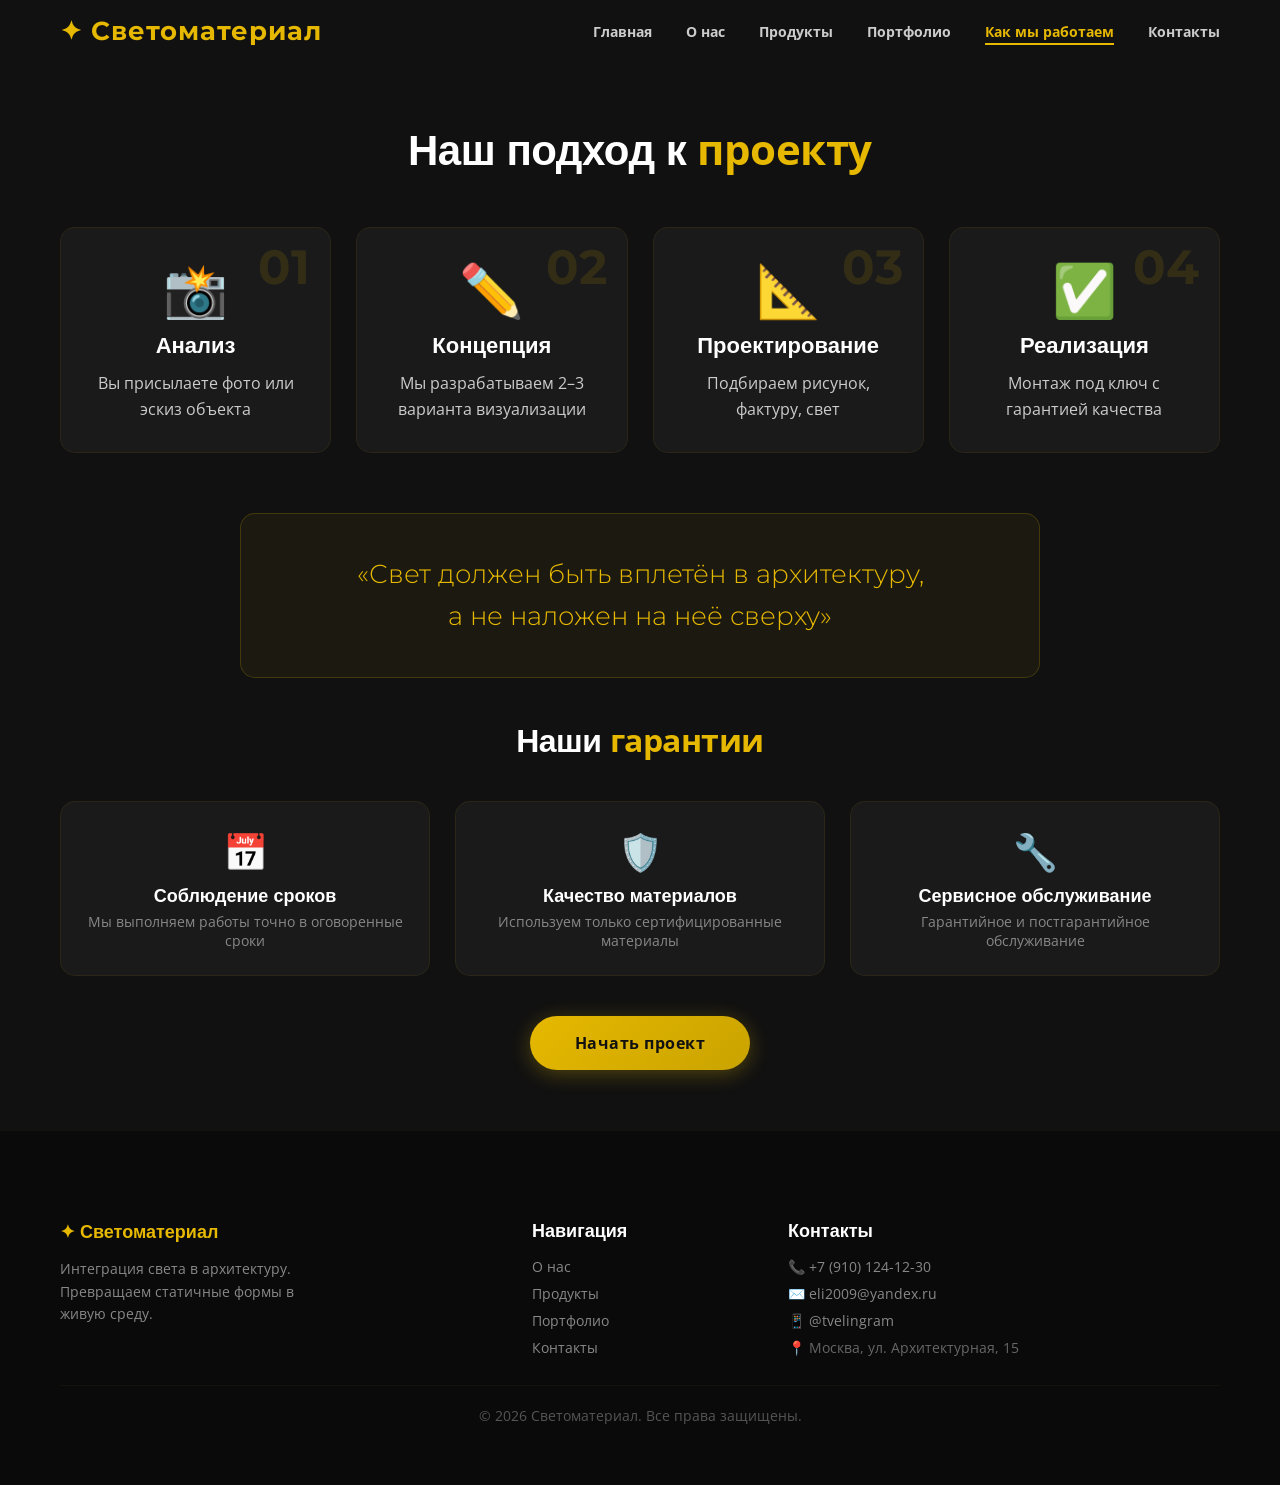
<file: site/process.html>
<!DOCTYPE html>
<html lang="ru">
<head>
    <meta charset="UTF-8">
    <meta name="viewport" content="width=device-width, initial-scale=1.0">
    <title>Как мы работаем | Светоматериал</title>
    <link rel="stylesheet" href="css/style.css?v=2">
    <style>
        .steps-grid {
            display: grid;
            grid-template-columns: repeat(4, 1fr);
            gap: 25px;
            margin-top: 50px;
        }
        .step {
            text-align: center;
            padding: 35px 20px 30px;
            background: #1a1a1a;
            border-radius: 15px;
            border: 1px solid rgba(230,184,0,0.08);
            transition: 0.4s ease;
            position: relative;
            display: flex;
            flex-direction: column;
            align-items: center;
            justify-content: flex-start;
        }
        .step:hover {
            border-color: rgba(230,184,0,0.3);
            transform: translateY(-5px);
        }
        .step .step-number {
            font-size: 48px;
            font-weight: 700;
            color: #E6B800;
            font-family: 'Montserrat', sans-serif;
            opacity: 0.12;
            position: absolute;
            top: 10px;
            right: 20px;
        }
        .step .icon {
            font-size: 52px;
            margin-bottom: 18px;
            display: block;
            line-height: 1;
        }
        .step h3 {
            color: #FFFFFF;
            font-family: 'Montserrat', sans-serif;
            font-size: 22px;
            margin-bottom: 12px;
        }
        .step p {
            color: #CCCCCC;
            font-size: 16px;
            line-height: 1.6;
            max-width: 220px;
            margin: 0 auto;
        }
        .principle-box {
            background: rgba(230,184,0,0.05);
            border: 1px solid rgba(230,184,0,0.2);
            border-radius: 15px;
            padding: 40px 30px;
            text-align: center;
            max-width: 800px;
            margin: 60px auto 40px;
        }
        .principle-box p {
            font-size: 26px;
            font-family: 'Montserrat', sans-serif;
            font-weight: 300;
            color: #E6B800;
            line-height: 1.6;
        }
        .guarantee-grid {
            display: grid;
            grid-template-columns: repeat(3, 1fr);
            gap: 25px;
            margin: 40px 0;
        }
        .guarantee-item {
            background: #1a1a1a;
            padding: 25px;
            border-radius: 15px;
            text-align: center;
            border: 1px solid rgba(230,184,0,0.08);
            transition: 0.3s;
        }
        .guarantee-item:hover {
            border-color: rgba(230,184,0,0.3);
        }
        .guarantee-item .icon {
            font-size: 36px;
            margin-bottom: 10px;
        }
        .guarantee-item h4 {
            color: #FFFFFF;
            font-family: 'Montserrat', sans-serif;
            font-size: 18px;
        }
        .guarantee-item p {
            color: #888;
            font-size: 14px;
            margin-top: 5px;
        }

        @media (max-width: 992px) {
            .steps-grid {
                grid-template-columns: repeat(2, 1fr);
                gap: 20px;
            }
            .step p {
                max-width: 100%;
            }
        }
        @media (max-width: 600px) {
            .steps-grid {
                grid-template-columns: 1fr;
                gap: 20px;
            }
            .guarantee-grid {
                grid-template-columns: 1fr;
            }
            .principle-box p {
                font-size: 20px;
            }
        }
    </style>
</head>
<body>

    <header id="header">
        <div class="container">
            <a href="index.html" class="logo">✦ Светоматериал</a>
            <nav>
                <a href="index.html">Главная</a>
                <a href="about.html">О нас</a>
                <a href="products/facade.html">Продукты</a>
                <a href="portfolio.html">Портфолио</a>
                <a href="process.html" class="active">Как мы работаем</a>
                <a href="contacts.html">Контакты</a>
            </nav>
        </div>
    </header>

    <section style="padding-top:120px; padding-bottom:60px;">
        <div class="container">
            <h1 class="section-title">Наш подход к <span>проекту</span></h1>

            <!-- 4 шага (ровная сетка) -->
            <div class="steps-grid">
                <div class="step">
                    <span class="step-number">01</span>
                    <div class="icon">📸</div>
                    <h3>Анализ</h3>
                    <p>Вы присылаете фото или эскиз объекта</p>
                </div>
                <div class="step">
                    <span class="step-number">02</span>
                    <div class="icon">✏️</div>
                    <h3>Концепция</h3>
                    <p>Мы разрабатываем 2–3 варианта визуализации</p>
                </div>
                <div class="step">
                    <span class="step-number">03</span>
                    <div class="icon">📐</div>
                    <h3>Проектирование</h3>
                    <p>Подбираем рисунок, фактуру, свет</p>
                </div>
                <div class="step">
                    <span class="step-number">04</span>
                    <div class="icon">✅</div>
                    <h3>Реализация</h3>
                    <p>Монтаж под ключ с гарантией качества</p>
                </div>
            </div>

            <!-- Принцип -->
            <div class="principle-box">
                <p>«Свет должен быть вплетён в архитектуру, <br>а не наложен на неё сверху»</p>
            </div>

            <!-- Гарантии -->
            <h2 class="section-title" style="font-size:32px; margin-top:40px;">Наши <span>гарантии</span></h2>
            <div class="guarantee-grid">
                <div class="guarantee-item">
                    <div class="icon">📅</div>
                    <h4>Соблюдение сроков</h4>
                    <p>Мы выполняем работы точно в оговоренные сроки</p>
                </div>
                <div class="guarantee-item">
                    <div class="icon">🛡️</div>
                    <h4>Качество материалов</h4>
                    <p>Используем только сертифицированные материалы</p>
                </div>
                <div class="guarantee-item">
                    <div class="icon">🔧</div>
                    <h4>Сервисное обслуживание</h4>
                    <p>Гарантийное и постгарантийное обслуживание</p>
                </div>
            </div>

            <!-- Кнопка -->
            <div style="text-align:center; margin-top:40px;">
                <a href="contacts.html" class="btn-gold">Начать проект</a>
            </div>
        </div>
    </section>

<!-- ФУТЕР (горизонтальный, без соцсетей) -->
<footer>
    <div class="container">
        <div class="footer-grid">
            <div>
                <h4 style="color:#E6B800;">✦ Светоматериал</h4>
                <p>Интеграция света в архитектуру.<br>Превращаем статичные формы в живую среду.</p>
            </div>
            <div>
                <h4>Навигация</h4>
                <a href="about.html">О нас</a>
                <a href="products/facade.html">Продукты</a>
                <a href="portfolio.html">Портфолио</a>
                <a href="contacts.html">Контакты</a>
            </div>
            <div>
                <h4>Контакты</h4>
                <a href="tel:+79101241230">📞 +7 (910) 124-12-30</a>
                <a href="mailto:eli2009@yandex.ru">✉️ eli2009@yandex.ru</a>
                <a href="https://t.me/tvelingram" target="_blank">📱 @tvelingram</a>
                <span class="address">📍 Москва, ул. Архитектурная, 15</span>
            </div>
        </div>
        <div class="footer-bottom">© 2026 Светоматериал. Все права защищены.</div>
    </div>
</footer>
    <script>
        window.addEventListener('scroll', function() {
            const header = document.getElementById('header');
            if (window.scrollY > 50) header.classList.add('scrolled');
            else header.classList.remove('scrolled');
        });
    </script>
    <link href="https://fonts.googleapis.com/css2?family=Montserrat:wght@300;600;700&family=Open+Sans:wght@300;400;600&display=swap" rel="stylesheet">
</body>
</html>
</file>
<file: css/style.css>
* {
    margin: 0;
    padding: 0;
    box-sizing: border-box;
}

html {
    scroll-behavior: smooth;
}

body {
  font-family: 'Open Sans', 'Segoe UI Emoji', 'Apple Color Emoji', 'Noto Color Emoji', sans-serif;
    background: #111111;
    color: #CCCCCC;
    overflow-x: hidden;
}

@import url('https://fonts.googleapis.com/css2?family=Montserrat:wght@300;600;700&family=Open+Sans:wght@300;400;600&display=swap');

.container {
    max-width: 1200px;
    margin: 0 auto;
    padding: 0 20px;
}

/* HEADER */
header {
    position: fixed;
    top: 0;
    width: 100%;
    z-index: 1000;
    padding: 15px 0;
    transition: 0.4s ease;
    background: transparent;
}
header.scrolled {
    background: rgba(17,17,17,0.95);
    backdrop-filter: blur(15px);
    border-bottom: 1px solid rgba(230,184,0,0.1);
}
header .container {
    display: flex;
    justify-content: space-between;
    align-items: center;
}
.logo {
    font-family: 'Montserrat', sans-serif;
    font-size: 26px;
    font-weight: 700;
    color: #E6B800;
    text-decoration: none;
    letter-spacing: 1px;
    transition: 0.3s;
}
.logo:hover {
    transform: scale(1.05);
}
nav a {
    color: #CCCCCC;
    text-decoration: none;
    margin-left: 30px;
    transition: 0.3s;
    font-size: 14px;
    font-weight: 400;
    position: relative;
}
nav a::after {
    content: '';
    position: absolute;
    bottom: -4px;
    left: 0;
    width: 0;
    height: 2px;
    background: #E6B800;
    transition: 0.3s;
}
nav a:hover::after,
nav a.active::after {
    width: 100%;
}
nav a:hover,
nav a.active {
    color: #E6B800;
}

/* BUTTONS */
.btn-gold {
    display: inline-block;
    background: linear-gradient(135deg, #E6B800, #c9a300);
    color: #111111;
    font-weight: 700;
    padding: 16px 45px;
    border-radius: 50px;
    text-decoration: none;
    transition: 0.4s ease;
    border: none;
    cursor: pointer;
    font-size: 16px;
    box-shadow: 0 4px 20px rgba(230,184,0,0.3);
    letter-spacing: 0.5px;
}
.btn-gold:hover {
    transform: translateY(-3px) scale(1.02);
    box-shadow: 0 8px 30px rgba(230,184,0,0.5);
}
.btn-outline {
    display: inline-block;
    border: 2px solid #E6B800;
    color: #E6B800;
    font-weight: 600;
    padding: 16px 45px;
    border-radius: 50px;
    text-decoration: none;
    transition: 0.4s ease;
    background: transparent;
    cursor: pointer;
    font-size: 16px;
    letter-spacing: 0.5px;
}
.btn-outline:hover {
    background: #E6B800;
    color: #111111;
    transform: translateY(-3px);
    box-shadow: 0 8px 30px rgba(230,184,0,0.3);
}
.btn-gold:active,
.btn-outline:active {
    transform: scale(0.95);
}

/* SECTIONS */
section {
    padding: 100px 0;
    opacity: 0;
    transform: translateY(40px);
    animation: fadeInUp 0.8s forwards;
}
section.visible {
    opacity: 1;
    transform: translateY(0);
}

@keyframes fadeInUp {
    to {
        opacity: 1;
        transform: translateY(0);
    }
}

.section-title {
    font-family: 'Montserrat', sans-serif;
    font-size: 42px;
    font-weight: 700;
    color: #FFFFFF;
    text-align: center;
    margin-bottom: 15px;
    letter-spacing: -0.5px;
}
.section-title span {
    color: #E6B800;
}
.section-subtitle {
    text-align: center;
    color: #CCCCCC;
    font-size: 18px;
    max-width: 650px;
    margin: 0 auto 50px;
    line-height: 1.8;
}
.bg-dark-light {
    background: #1a1a1a;
}

/* GRID */
.grid-2 {
    display: grid;
    grid-template-columns: 1fr 1fr;
    gap: 60px;
    align-items: center;
}
.grid-4 {
    display: grid;
    grid-template-columns: repeat(4, 1fr);
    gap: 30px;
}
.grid-5 {
    display: grid;
    grid-template-columns: repeat(5, 1fr);
    gap: 25px;
}

/* CARDS */
.card {
    background: #1a1a1a;
    padding: 35px 25px;
    border-radius: 15px;
    text-align: center;
    border: 1px solid rgba(230,184,0,0.08);
    transition: 0.4s ease;
    position: relative;
    overflow: hidden;
}
.card::before {
    content: '';
    position: absolute;
    top: 0;
    left: 0;
    right: 0;
    bottom: 0;
    background: linear-gradient(135deg, rgba(230,184,0,0.05), transparent);
    opacity: 0;
    transition: 0.4s;
}
.card:hover::before {
    opacity: 1;
}
.card:hover {
    border-color: rgba(230,184,0,0.3);
    transform: translateY(-8px);
    box-shadow: 0 10px 40px rgba(0,0,0,0.3);
}
.card .icon {
    font-size: 48px;
    margin-bottom: 15px;
    display: inline-block;
    transition: 0.3s;
}
.card:hover .icon {
    transform: scale(1.1) rotate(-5deg);
}
.card h3 {
    font-family: 'Montserrat', sans-serif;
    color: #FFFFFF;
    font-size: 20px;
    margin-bottom: 12px;
}
.card p {
    font-size: 15px;
    color: #CCCCCC;
    line-height: 1.6;
}
.card .link {
    color: #E6B800;
    text-decoration: none;
    font-weight: 600;
    font-size: 14px;
    margin-top: 15px;
    display: inline-block;
    transition: 0.3s;
    border-bottom: 1px solid transparent;
}
.card .link:hover {
    border-bottom-color: #E6B800;
    transform: translateX(5px);
}

/* PORTFOLIO / CAROUSEL */
.portfolio-grid {
    display: grid;
    grid-template-columns: repeat(4, 1fr);
    gap: 25px;
}
.portfolio-item {
    height: 280px;
    background: #1a1a1a;
    border-radius: 15px;
    display: flex;
    flex-direction: column;
    align-items: center;
    justify-content: center;
    color: #666;
    border: 1px solid rgba(230,184,0,0.08);
    transition: 0.4s ease;
    overflow: hidden;
    position: relative;
    cursor: pointer;
}
.portfolio-item:hover {
    border-color: #E6B800;
    transform: scale(1.03);
    box-shadow: 0 10px 40px rgba(0,0,0,0.3);
}
.portfolio-item img {
    width: 100%;
    height: 100%;
    object-fit: cover;
}
.portfolio-item .overlay {
    position: absolute;
    bottom: 0;
    left: 0;
    right: 0;
    padding: 25px;
    background: linear-gradient(transparent, rgba(0,0,0,0.9));
    color: white;
    transform: translateY(100%);
    transition: 0.4s ease;
}
.portfolio-item:hover .overlay {
    transform: translateY(0);
}
.portfolio-item .overlay h3 {
    font-family: 'Montserrat', sans-serif;
    font-size: 18px;
    margin-bottom: 5px;
}
.portfolio-item .overlay p {
    font-size: 14px;
    color: #CCCCCC;
}

/* CTA */
.cta {
    background: linear-gradient(135deg, rgba(17,17,17,0.95), rgba(26,26,26,0.95));
    text-align: center;
    padding: 120px 0;
    position: relative;
    overflow: hidden;
}
.cta::before {
    content: '';
    position: absolute;
    top: -50%;
    left: -50%;
    width: 200%;
    height: 200%;
    background: radial-gradient(circle, rgba(230,184,0,0.03), transparent 70%);
    animation: rotateBackground 30s linear infinite;
}
@keyframes rotateBackground {
    0% { transform: rotate(0deg); }
    100% { transform: rotate(360deg); }
}
.cta h2 {
    color: #FFFFFF;
    font-family: 'Montserrat', sans-serif;
    font-size: 42px;
    position: relative;
}
.cta h2 span {
    color: #E6B800;
}
.cta p {
    color: #CCCCCC;
    font-size: 18px;
    max-width: 600px;
    margin: 20px auto;
    position: relative;
}
.cta .note {
    color: #E6B800;
    font-size: 16px;
    margin-bottom: 30px;
    display: block;
    position: relative;
}

/* FORMS */
.form-group {
    margin-bottom: 25px;
}
.form-group label {
    display: block;
    color: #FFFFFF;
    margin-bottom: 8px;
    font-weight: 600;
    font-size: 14px;
}
.form-group input,
.form-group textarea,
.form-group select {
    width: 100%;
    padding: 14px 18px;
    background: #1a1a1a;
    border: 2px solid rgba(230,184,0,0.1);
    border-radius: 12px;
    color: #FFFFFF;
    font-size: 16px;
    transition: 0.3s ease;
    font-family: 'Open Sans', sans-serif;
}
.form-group input:focus,
.form-group textarea:focus {
    outline: none;
    border-color: #E6B800;
    box-shadow: 0 0 20px rgba(230,184,0,0.1);
}
.form-group textarea {
    resize: vertical;
    min-height: 120px;
}

/* FOOTER */
footer {
    background: #0a0a0a;
    border-top: 1px solid rgba(230,184,0,0.05);
    padding: 60px 0;
}
footer .grid-4 {
    grid-template-columns: repeat(4, 1fr);
    gap: 40px;
}
footer h4 {
    color: #FFFFFF;
    font-family: 'Montserrat', sans-serif;
    font-size: 18px;
    margin-bottom: 18px;
}
footer a {
    color: #888;
    text-decoration: none;
    font-size: 14px;
    display: block;
    margin-bottom: 10px;
    transition: 0.3s;
}
footer a:hover {
    color: #E6B800;
    transform: translateX(5px);
}
.footer-bottom {
    text-align: center;
    margin-top: 50px;
    padding-top: 25px;
    border-top: 1px solid rgba(230,184,0,0.05);
    font-size: 14px;
    color: #555;
}

/* TRUST BADGES */
.trust-badge {
    display: flex;
    justify-content: center;
    gap: 40px;
    margin-top: 30px;
    flex-wrap: wrap;
}
.trust-badge span {
    display: flex;
    align-items: center;
    gap: 10px;
    color: #CCCCCC;
    font-size: 15px;
}
.trust-badge .icon {
    font-size: 22px;
}

/* RESPONSIVE */
@media (max-width: 992px) {
    .grid-2, .grid-4, .grid-5, .portfolio-grid, footer .grid-4 {
        grid-template-columns: 1fr 1fr;
    }
    .portfolio-grid {
        grid-template-columns: 1fr 1fr;
    }
}
@media (max-width: 768px) {
    .grid-2, .grid-4, .grid-5, .portfolio-grid, footer .grid-4 {
        grid-template-columns: 1fr;
    }
    .hero h1 {
        font-size: 32px;
    }
    nav a {
        margin-left: 15px;
        font-size: 12px;
    }
    .section-title {
        font-size: 30px;
    }
    .portfolio-item {
        height: 200px;
    }
    .cta h2 {
        font-size: 30px;
    }
    header .container {
        flex-wrap: wrap;
        gap: 10px;
    }
    .trust-badge {
        gap: 15px;
    }
}
@media (max-width: 480px) {
    nav a {
        margin: 0 8px;
        font-size: 11px;
    }
    .btn-gold, .btn-outline {
        padding: 12px 25px;
        font-size: 14px;
    }
    .hero h1 {
        font-size: 24px;
    }
}
/* ФУТЕР (горизонтальный, ровный) */
footer .footer-grid {
    display: grid;
    grid-template-columns: 2fr 1fr 2fr;
    gap: 40px;
    padding: 30px 0 20px;
}
footer .footer-grid h4 {
    color: #FFFFFF;
    font-family: 'Montserrat', sans-serif;
    font-size: 18px;
    margin-bottom: 15px;
}
footer .footer-grid p {
    color: #888;
    font-size: 14px;
    line-height: 1.6;
    max-width: 280px;
}
footer .footer-grid a {
    color: #888;
    text-decoration: none;
    font-size: 14px;
    display: block;
    margin-bottom: 8px;
    transition: 0.3s;
}
footer .footer-grid a:hover {
    color: #E6B800;
    transform: translateX(5px);
}
footer .footer-grid .address {
    color: #666;
    font-size: 14px;
    display: block;
    margin-top: 8px;
}
.footer-bottom {
    text-align: center;
    padding-top: 20px;
    border-top: 1px solid rgba(230,184,0,0.05);
    font-size: 14px;
    color: #555;
}

@media (max-width: 768px) {
    footer .footer-grid {
        grid-template-columns: 1fr;
        gap: 30px;
        text-align: center;
    }
    footer .footer-grid p {
        max-width: 100%;
        margin: 0 auto;
    }
    footer .footer-grid a {
        display: inline-block;
        margin: 0 5px 8px;
    }
    footer .footer-grid .address {
        margin-top: 8px;
    }
}
/* === ПОДДЕРЖКА ЭМОДЗИ === */
body, h1, h2, h3, p, a, div, span {
    font-family: 'Open Sans', 'Segoe UI Emoji', 'Apple Color Emoji', 'Noto Color Emoji', sans-serif;
}
.emoji {
    font-size: 24px;
    line-height: 1.2;
    color: #FFFFFF;
}
</file>
<file: site/css/style.css>
/* ===== ПОДКЛЮЧЕНИЕ ШРИФТОВ (САМОЕ ПЕРВОЕ!) ===== */
@import url('https://fonts.googleapis.com/css2?family=Montserrat:wght@300;600;700&family=Open+Sans:wght@300;400;600&display=swap');

/* ===== ОБЩИЕ СТИЛИ ===== */
* {
    margin: 0;
    padding: 0;
    box-sizing: border-box;
}

html {
    scroll-behavior: smooth;
}

body {
    font-family: 'Open Sans', 'Segoe UI Emoji', 'Apple Color Emoji', 'Noto Color Emoji', sans-serif;
    background: #111111;
    color: #CCCCCC;
    overflow-x: hidden;
}

.container {
    max-width: 1200px;
    margin: 0 auto;
    padding: 0 20px;
}

/* ===== HEADER ===== */
header {
    position: fixed;
    top: 0;
    width: 100%;
    z-index: 1000;
    padding: 15px 0;
    transition: 0.4s ease;
    background: transparent;
}
header.scrolled {
    background: rgba(17,17,17,0.95);
    backdrop-filter: blur(15px);
    border-bottom: 1px solid rgba(230,184,0,0.1);
}
header .container {
    display: flex;
    justify-content: space-between;
    align-items: center;
}
.logo {
    font-family: 'Montserrat', sans-serif;
    font-size: 26px;
    font-weight: 700;
    color: #E6B800;
    text-decoration: none;
    letter-spacing: 1px;
    transition: 0.3s;
}
.logo:hover {
    transform: scale(1.05);
}
nav a {
    color: #CCCCCC;
    text-decoration: none;
    margin-left: 30px;
    transition: 0.3s;
    font-size: 14px;
    font-weight: 400;
    position: relative;
}
nav a::after {
    content: '';
    position: absolute;
    bottom: -4px;
    left: 0;
    width: 0;
    height: 2px;
    background: #E6B800;
    transition: 0.3s;
}
nav a:hover::after,
nav a.active::after {
    width: 100%;
}
nav a:hover,
nav a.active {
    color: #E6B800;
}

/* ===== КНОПКИ ===== */
.btn-gold {
    display: inline-block;
    background: linear-gradient(135deg, #E6B800, #c9a300);
    color: #111111;
    font-weight: 700;
    padding: 16px 45px;
    border-radius: 50px;
    text-decoration: none;
    transition: 0.4s ease;
    border: none;
    cursor: pointer;
    font-size: 16px;
    box-shadow: 0 4px 20px rgba(230,184,0,0.3);
    letter-spacing: 0.5px;
}
.btn-gold:hover {
    transform: translateY(-3px) scale(1.02);
    box-shadow: 0 8px 30px rgba(230,184,0,0.5);
}
.btn-outline {
    display: inline-block;
    border: 2px solid #E6B800;
    color: #E6B800;
    font-weight: 600;
    padding: 16px 45px;
    border-radius: 50px;
    text-decoration: none;
    transition: 0.4s ease;
    background: transparent;
    cursor: pointer;
    font-size: 16px;
    letter-spacing: 0.5px;
}
.btn-outline:hover {
    background: #E6B800;
    color: #111111;
    transform: translateY(-3px);
    box-shadow: 0 8px 30px rgba(230,184,0,0.3);
}
.btn-gold:active,
.btn-outline:active {
    transform: scale(0.95);
}

/* ===== СЕКЦИИ ===== */
section {
    padding: 100px 0;
    opacity: 0;
    transform: translateY(40px);
    animation: fadeInUp 0.8s forwards;
}
section.visible {
    opacity: 1;
    transform: translateY(0);
}

@keyframes fadeInUp {
    to {
        opacity: 1;
        transform: translateY(0);
    }
}

.section-title {
    font-family: 'Montserrat', sans-serif;
    font-size: 42px;
    font-weight: 700;
    color: #FFFFFF;
    text-align: center;
    margin-bottom: 15px;
    letter-spacing: -0.5px;
}
.section-title span {
    color: #E6B800;
}
.section-subtitle {
    text-align: center;
    color: #CCCCCC;
    font-size: 18px;
    max-width: 650px;
    margin: 0 auto 50px;
    line-height: 1.8;
}
.bg-dark-light {
    background: #1a1a1a;
}

/* ===== СЕТКИ ===== */
.grid-2 {
    display: grid;
    grid-template-columns: 1fr 1fr;
    gap: 60px;
    align-items: center;
}
.grid-4 {
    display: grid;
    grid-template-columns: repeat(4, 1fr);
    gap: 30px;
}
.grid-5 {
    display: grid;
    grid-template-columns: repeat(5, 1fr);
    gap: 25px;
}

/* ===== КАРТОЧКИ ===== */
.card {
    background: #1a1a1a;
    padding: 35px 25px;
    border-radius: 15px;
    text-align: center;
    border: 1px solid rgba(230,184,0,0.08);
    transition: 0.4s ease;
    position: relative;
    overflow: hidden;
}
.card::before {
    content: '';
    position: absolute;
    top: 0;
    left: 0;
    right: 0;
    bottom: 0;
    background: linear-gradient(135deg, rgba(230,184,0,0.05), transparent);
    opacity: 0;
    transition: 0.4s;
}
.card:hover::before {
    opacity: 1;
}
.card:hover {
    border-color: rgba(230,184,0,0.3);
    transform: translateY(-8px);
    box-shadow: 0 10px 40px rgba(0,0,0,0.3);
}
.card .icon {
    font-size: 48px;
    margin-bottom: 15px;
    display: inline-block;
    transition: 0.3s;
}
.card:hover .icon {
    transform: scale(1.1) rotate(-5deg);
}
.card h3 {
    font-family: 'Montserrat', sans-serif;
    color: #FFFFFF;
    font-size: 20px;
    margin-bottom: 12px;
}
.card p {
    font-size: 15px;
    color: #CCCCCC;
    line-height: 1.6;
}
.card .link {
    color: #E6B800;
    text-decoration: none;
    font-weight: 600;
    font-size: 14px;
    margin-top: 15px;
    display: inline-block;
    transition: 0.3s;
    border-bottom: 1px solid transparent;
}
.card .link:hover {
    border-bottom-color: #E6B800;
    transform: translateX(5px);
}

/* ===== ПОРТФОЛИО ===== */
.portfolio-grid {
    display: grid;
    grid-template-columns: repeat(4, 1fr);
    gap: 25px;
}
.portfolio-item {
    height: 280px;
    background: #1a1a1a;
    border-radius: 15px;
    display: flex;
    flex-direction: column;
    align-items: center;
    justify-content: center;
    color: #666;
    border: 1px solid rgba(230,184,0,0.08);
    transition: 0.4s ease;
    overflow: hidden;
    position: relative;
    cursor: pointer;
}
.portfolio-item:hover {
    border-color: #E6B800;
    transform: scale(1.03);
    box-shadow: 0 10px 40px rgba(0,0,0,0.3);
}
.portfolio-item img {
    width: 100%;
    height: 100%;
    object-fit: cover;
}
.portfolio-item .overlay {
    position: absolute;
    bottom: 0;
    left: 0;
    right: 0;
    padding: 25px;
    background: linear-gradient(transparent, rgba(0,0,0,0.9));
    color: white;
    transform: translateY(100%);
    transition: 0.4s ease;
}
.portfolio-item:hover .overlay {
    transform: translateY(0);
}
.portfolio-item .overlay h3 {
    font-family: 'Montserrat', sans-serif;
    font-size: 18px;
    margin-bottom: 5px;
}
.portfolio-item .overlay p {
    font-size: 14px;
    color: #CCCCCC;
}

/* ===== ПРИЗЫВ ===== */
.cta {
    background: linear-gradient(135deg, rgba(17,17,17,0.95), rgba(26,26,26,0.95));
    text-align: center;
    padding: 120px 0;
    position: relative;
    overflow: hidden;
}
.cta::before {
    content: '';
    position: absolute;
    top: -50%;
    left: -50%;
    width: 200%;
    height: 200%;
    background: radial-gradient(circle, rgba(230,184,0,0.03), transparent 70%);
    animation: rotateBackground 30s linear infinite;
}
@keyframes rotateBackground {
    0% { transform: rotate(0deg); }
    100% { transform: rotate(360deg); }
}
.cta h2 {
    color: #FFFFFF;
    font-family: 'Montserrat', sans-serif;
    font-size: 42px;
    position: relative;
}
.cta h2 span {
    color: #E6B800;
}
.cta p {
    color: #CCCCCC;
    font-size: 18px;
    max-width: 600px;
    margin: 20px auto;
    position: relative;
}
.cta .note {
    color: #E6B800;
    font-size: 16px;
    margin-bottom: 30px;
    display: block;
    position: relative;
}

/* ===== ФОРМЫ ===== */
.form-group {
    margin-bottom: 25px;
}
.form-group label {
    display: block;
    color: #FFFFFF;
    margin-bottom: 8px;
    font-weight: 600;
    font-size: 14px;
}
.form-group input,
.form-group textarea,
.form-group select {
    width: 100%;
    padding: 14px 18px;
    background: #1a1a1a;
    border: 2px solid rgba(230,184,0,0.1);
    border-radius: 12px;
    color: #FFFFFF;
    font-size: 16px;
    transition: 0.3s ease;
    font-family: 'Open Sans', sans-serif;
}
.form-group input:focus,
.form-group textarea:focus {
    outline: none;
    border-color: #E6B800;
    box-shadow: 0 0 20px rgba(230,184,0,0.1);
}
.form-group textarea {
    resize: vertical;
    min-height: 120px;
}

/* ===== ФУТЕР ===== */
footer {
    background: #0a0a0a;
    border-top: 1px solid rgba(230,184,0,0.05);
    padding: 60px 0;
}
footer .footer-grid {
    display: grid;
    grid-template-columns: 2fr 1fr 2fr;
    gap: 40px;
    padding: 30px 0 20px;
}
footer .footer-grid h4 {
    color: #FFFFFF;
    font-family: 'Montserrat', sans-serif;
    font-size: 18px;
    margin-bottom: 15px;
}
footer .footer-grid p {
    color: #888;
    font-size: 14px;
    line-height: 1.6;
    max-width: 280px;
}
footer .footer-grid a {
    color: #888;
    text-decoration: none;
    font-size: 14px;
    display: block;
    margin-bottom: 8px;
    transition: 0.3s;
}
footer .footer-grid a:hover {
    color: #E6B800;
    transform: translateX(5px);
}
footer .footer-grid .address {
    color: #666;
    font-size: 14px;
    display: block;
    margin-top: 8px;
}
.footer-bottom {
    text-align: center;
    padding-top: 20px;
    border-top: 1px solid rgba(230,184,0,0.05);
    font-size: 14px;
    color: #555;
}

/* ===== ДОВЕРИТЕЛЬНЫЕ ЗНАЧКИ ===== */
.trust-badge {
    display: flex;
    justify-content: center;
    gap: 40px;
    margin-top: 30px;
    flex-wrap: wrap;
}
.trust-badge span {
    display: flex;
    align-items: center;
    gap: 10px;
    color: #CCCCCC;
    font-size: 15px;
}
.trust-badge .icon {
    font-size: 22px;
}

/* ===== АДАПТИВНОСТЬ ===== */
@media (max-width: 992px) {
    .grid-2, .grid-4, .grid-5, .portfolio-grid, footer .grid-4 {
        grid-template-columns: 1fr 1fr;
    }
    .portfolio-grid {
        grid-template-columns: 1fr 1fr;
    }
}
@media (max-width: 768px) {
    .grid-2, .grid-4, .grid-5, .portfolio-grid, footer .footer-grid {
        grid-template-columns: 1fr;
    }
    .hero h1 {
        font-size: 32px;
    }
    nav a {
        margin-left: 15px;
        font-size: 12px;
    }
    .section-title {
        font-size: 30px;
    }
    .portfolio-item {
        height: 200px;
    }
    .cta h2 {
        font-size: 30px;
    }
    header .container {
        flex-wrap: wrap;
        gap: 10px;
    }
    .trust-badge {
        gap: 15px;
    }
    footer .footer-grid {
        text-align: center;
    }
    footer .footer-grid p {
        max-width: 100%;
        margin: 0 auto;
    }
    footer .footer-grid a {
        display: inline-block;
        margin: 0 5px 8px;
    }
}
@media (max-width: 480px) {
    nav a {
        margin: 0 8px;
        font-size: 11px;
    }
    .btn-gold, .btn-outline {
        padding: 12px 25px;
        font-size: 14px;
    }
    .hero h1 {
        font-size: 24px;
    }
}

/* ===== ПОДДЕРЖКА ЭМОДЗИ ===== */
body, h1, h2, h3, p, a, div, span {
    font-family: 'Open Sans', 'Segoe UI Emoji', 'Apple Color Emoji', 'Noto Color Emoji', sans-serif;
}
.emoji {
    font-size: 24px;
    line-height: 1.2;
    color: #FFFFFF;
}
/* ===== ЖИРНЫЙ ТЕКСТ ===== */
strong, b {
    font-weight: 700 !important;
}

h1, h2, h3, h4, h5, h6 {
    font-weight: 700 !important;
}

/* Для текста в карточках, контактах и других блоках */
p strong,
p b,
li strong,
li b,
.contact-card strong,
.contact-card b {
    font-weight: 700 !important;
}

/* Для кнопок, чтобы они были жирными */
.btn-gold, .btn-outline {
    font-weight: 700 !important;
}

/* Для навигации */
nav a {
    font-weight: 600 !important;
}

/* Для подписей в портфолио */
.portfolio-item .overlay h3 {
    font-weight: 700 !important;
}

/* Для логотипа */
.logo {
    font-weight: 700 !important;
}
/* ===== ПРИНУДИТЕЛЬНАЯ ЖИРНОСТЬ ===== */
h1, h2, h3, h4, h5, h6 {
    font-weight: 700 !important;
}
strong, b {
    font-weight: 700 !important;
}
nav a {
    font-weight: 600 !important;
}
.btn-gold, .btn-outline {
    font-weight: 700 !important;
}
.logo {
    font-weight: 700 !important;
}
/* ===== СИСТЕМНЫЕ ШРИФТЫ (100% РАБОТАЮТ) ===== */
body {
    font-family: -apple-system, BlinkMacSystemFont, "Segoe UI", Roboto, "Helvetica Neue", Arial, sans-serif !important;
}
h1, h2, h3, h4, h5, h6 {
    font-family: -apple-system, BlinkMacSystemFont, "Segoe UI", Roboto, "Helvetica Neue", Arial, sans-serif !important;
    font-weight: 700 !important;
}
strong, b {
    font-weight: 700 !important;
}
nav a, .btn-gold, .btn-outline, .logo {
    font-weight: 700 !important;
}
/* ===== ПОДКЛЮЧЕНИЕ ШРИФТОВ ===== */
@import url('https://fonts.googleapis.com/css2?family=Montserrat:wght@300;600;700&family=Open+Sans:wght@300;400;600&display=swap');

* {
    margin: 0;
    padding: 0;
    box-sizing: border-box;
}
html {
    scroll-behavior: smooth;
}
body {
    font-family: -apple-system, BlinkMacSystemFont, "Segoe UI", Roboto, "Helvetica Neue", Arial, sans-serif;
    background: #111111;
    color: #CCCCCC;
    overflow-x: hidden;
}
h1, h2, h3, h4, h5, h6 {
    font-family: -apple-system, BlinkMacSystemFont, "Segoe UI", Roboto, "Helvetica Neue", Arial, sans-serif;
    font-weight: 700 !important;
    color: #FFFFFF;
}
strong, b {
    font-weight: 700 !important;
}
nav a, .btn-gold, .btn-outline, .logo {
    font-weight: 700 !important;
}

/* ===== КОНТЕЙНЕР ===== */
.container {
    max-width: 1200px;
    margin: 0 auto;
    padding: 0 20px;
}

/* ===== HEADER ===== */
header {
    position: fixed;
    top: 0;
    width: 100%;
    z-index: 1000;
    padding: 15px 0;
    transition: 0.4s ease;
    background: transparent;
}
header.scrolled {
    background: rgba(17,17,17,0.95);
    backdrop-filter: blur(15px);
    border-bottom: 1px solid rgba(230,184,0,0.1);
}
header .container {
    display: flex;
    justify-content: space-between;
    align-items: center;
}
.logo {
    font-size: 26px;
    color: #E6B800;
    text-decoration: none;
    letter-spacing: 1px;
    transition: 0.3s;
}
.logo:hover {
    transform: scale(1.05);
}
nav a {
    color: #CCCCCC;
    text-decoration: none;
    margin-left: 30px;
    transition: 0.3s;
    font-size: 14px;
    position: relative;
}
nav a::after {
    content: '';
    position: absolute;
    bottom: -4px;
    left: 0;
    width: 0;
    height: 2px;
    background: #E6B800;
    transition: 0.3s;
}
nav a:hover::after,
nav a.active::after {
    width: 100%;
}
nav a:hover,
nav a.active {
    color: #E6B800;
}

/* ===== КНОПКИ ===== */
.btn-gold {
    display: inline-block;
    background: linear-gradient(135deg, #E6B800, #c9a300);
    color: #111111;
    padding: 16px 45px;
    border-radius: 50px;
    text-decoration: none;
    transition: 0.4s ease;
    border: none;
    cursor: pointer;
    font-size: 16px;
    box-shadow: 0 4px 20px rgba(230,184,0,0.3);
}
.btn-gold:hover {
    transform: translateY(-3px) scale(1.02);
    box-shadow: 0 8px 30px rgba(230,184,0,0.5);
}
.btn-outline {
    display: inline-block;
    border: 2px solid #E6B800;
    color: #E6B800;
    padding: 16px 45px;
    border-radius: 50px;
    text-decoration: none;
    transition: 0.4s ease;
    background: transparent;
    cursor: pointer;
    font-size: 16px;
}
.btn-outline:hover {
    background: #E6B800;
    color: #111111;
    transform: translateY(-3px);
    box-shadow: 0 8px 30px rgba(230,184,0,0.3);
}

/* ===== СЕКЦИИ ===== */
section {
    padding: 100px 0;
}
.section-title {
    font-size: 42px;
    text-align: center;
    margin-bottom: 15px;
}
.section-title span {
    color: #E6B800;
}
.section-subtitle {
    text-align: center;
    color: #CCCCCC;
    font-size: 18px;
    max-width: 650px;
    margin: 0 auto 50px;
    line-height: 1.8;
}
.bg-dark-light {
    background: #1a1a1a;
}

/* ===== СЕТКИ ===== */
.grid-2 {
    display: grid;
    grid-template-columns: 1fr 1fr;
    gap: 60px;
    align-items: center;
}
.grid-4 {
    display: grid;
    grid-template-columns: repeat(4, 1fr);
    gap: 30px;
}
.grid-5 {
    display: grid;
    grid-template-columns: repeat(5, 1fr);
    gap: 25px;
}

/* ===== КАРТОЧКИ ===== */
.card {
    background: #1a1a1a;
    padding: 35px 25px;
    border-radius: 15px;
    text-align: center;
    border: 1px solid rgba(230,184,0,0.08);
    transition: 0.4s ease;
}
.card:hover {
    border-color: rgba(230,184,0,0.3);
    transform: translateY(-8px);
    box-shadow: 0 10px 40px rgba(0,0,0,0.3);
}
.card .icon {
    font-size: 48px;
    margin-bottom: 15px;
}
.card h3 {
    font-size: 20px;
    margin-bottom: 12px;
}
.card p {
    font-size: 15px;
    color: #CCCCCC;
}
.card .link {
    color: #E6B800;
    text-decoration: none;
    font-weight: 600;
    font-size: 14px;
    margin-top: 15px;
    display: inline-block;
}

/* ===== ПОРТФОЛИО ===== */
.portfolio-grid {
    display: grid;
    grid-template-columns: repeat(4, 1fr);
    gap: 25px;
}
.portfolio-item {
    height: 280px;
    border-radius: 15px;
    overflow: hidden;
    border: 1px solid rgba(230,184,0,0.08);
    transition: 0.4s ease;
    position: relative;
    cursor: pointer;
}
.portfolio-item:hover {
    border-color: #E6B800;
    transform: scale(1.03);
    box-shadow: 0 10px 40px rgba(0,0,0,0.3);
}
.portfolio-item img {
    width: 100%;
    height: 100%;
    object-fit: cover;
}
.portfolio-item .overlay {
    position: absolute;
    bottom: 0;
    left: 0;
    right: 0;
    padding: 25px;
    background: linear-gradient(transparent, rgba(0,0,0,0.9));
    color: white;
    transform: translateY(100%);
    transition: 0.4s ease;
}
.portfolio-item:hover .overlay {
    transform: translateY(0);
}
.portfolio-item .overlay h3 {
    font-size: 18px;
    margin-bottom: 5px;
}
.portfolio-item .overlay p {
    font-size: 14px;
    color: #CCCCCC;
}

/* ===== CTA ===== */
.cta {
    background: linear-gradient(135deg, rgba(17,17,17,0.95), rgba(26,26,26,0.95));
    text-align: center;
    padding: 120px 0;
}
.cta h2 {
    font-size: 42px;
}
.cta h2 span {
    color: #E6B800;
}
.cta p {
    color: #CCCCCC;
    font-size: 18px;
    max-width: 600px;
    margin: 20px auto;
}
.cta .note {
    color: #E6B800;
    font-size: 16px;
    margin-bottom: 30px;
    display: block;
}

/* ===== ФОРМЫ ===== */
.form-group {
    margin-bottom: 25px;
}
.form-group label {
    color: #FFFFFF;
    margin-bottom: 8px;
    font-weight: 600;
    font-size: 14px;
}
.form-group input,
.form-group textarea {
    width: 100%;
    padding: 14px 18px;
    background: #1a1a1a;
    border: 2px solid rgba(230,184,0,0.1);
    border-radius: 12px;
    color: #FFFFFF;
    font-size: 16px;
}
.form-group input:focus,
.form-group textarea:focus {
    outline: none;
    border-color: #E6B800;
}
.form-group textarea {
    resize: vertical;
    min-height: 120px;
}

/* ===== ФУТЕР ===== */
footer {
    background: #0a0a0a;
    border-top: 1px solid rgba(230,184,0,0.05);
    padding: 60px 0;
}
footer .footer-grid {
    display: grid;
    grid-template-columns: 2fr 1fr 2fr;
    gap: 40px;
}
footer .footer-grid h4 {
    color: #FFFFFF;
    font-size: 18px;
    margin-bottom: 15px;
}
footer .footer-grid p {
    color: #888;
    font-size: 14px;
    line-height: 1.6;
}
footer .footer-grid a {
    color: #888;
    text-decoration: none;
    font-size: 14px;
    display: block;
    margin-bottom: 8px;
    transition: 0.3s;
}
footer .footer-grid a:hover {
    color: #E6B800;
    transform: translateX(5px);
}
footer .footer-grid .address {
    color: #666;
    font-size: 14px;
    display: block;
    margin-top: 8px;
}
.footer-bottom {
    text-align: center;
    padding-top: 20px;
    border-top: 1px solid rgba(230,184,0,0.05);
    font-size: 14px;
    color: #555;
}

/* ===== АДАПТИВ ===== */
@media (max-width: 992px) {
    .grid-2, .grid-4, .grid-5, .portfolio-grid {
        grid-template-columns: 1fr 1fr;
    }
}
@media (max-width: 768px) {
    .grid-2, .grid-4, .grid-5, .portfolio-grid, footer .footer-grid {
        grid-template-columns: 1fr;
        text-align: center;
    }
    .section-title {
        font-size: 30px;
    }
    .portfolio-item {
        height: 200px;
    }
    .cta h2 {
        font-size: 30px;
    }
    nav a {
        margin-left: 15px;
        font-size: 12px;
    }
    header .container {
        flex-wrap: wrap;
        gap: 10px;
    }
}
@media (max-width: 480px) {
    nav a {
        margin: 0 8px;
        font-size: 11px;
    }
    .btn-gold, .btn-outline {
        padding: 12px 25px;
        font-size: 14px;
    }
}
</file>
